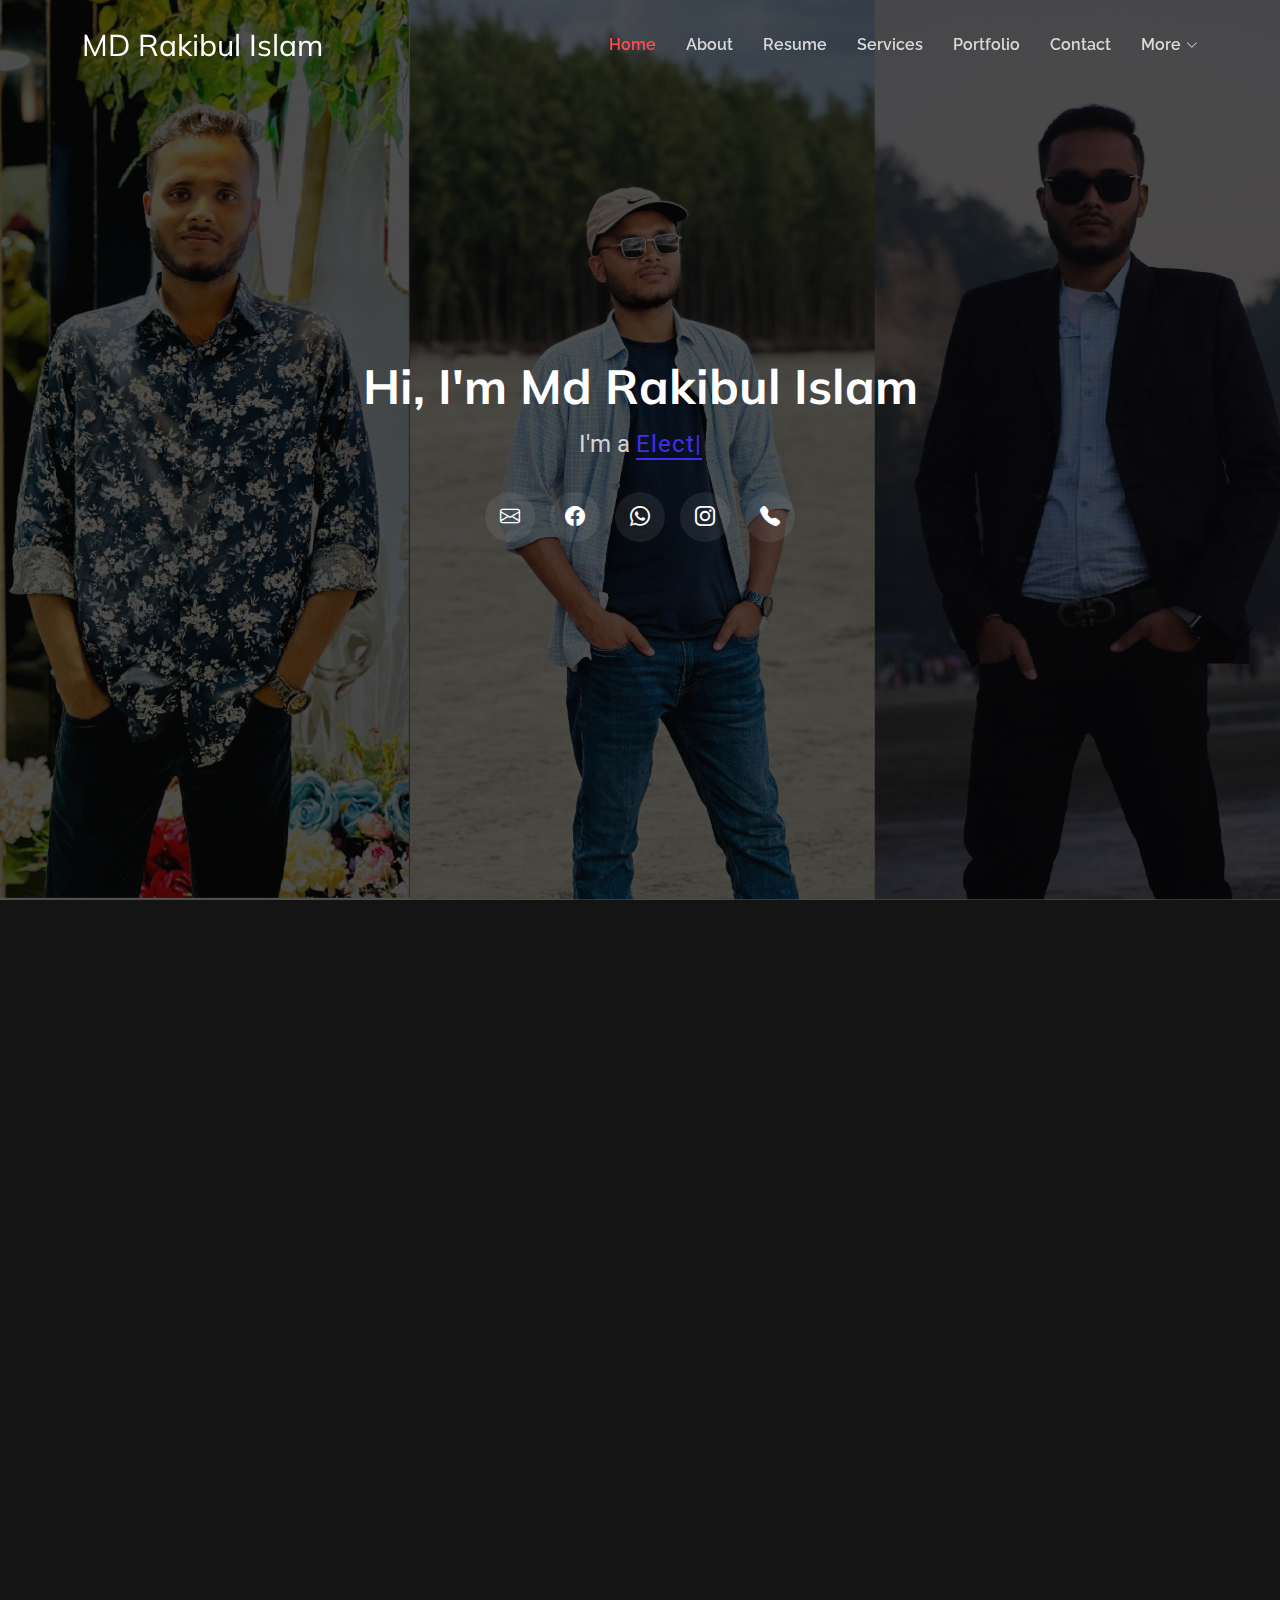
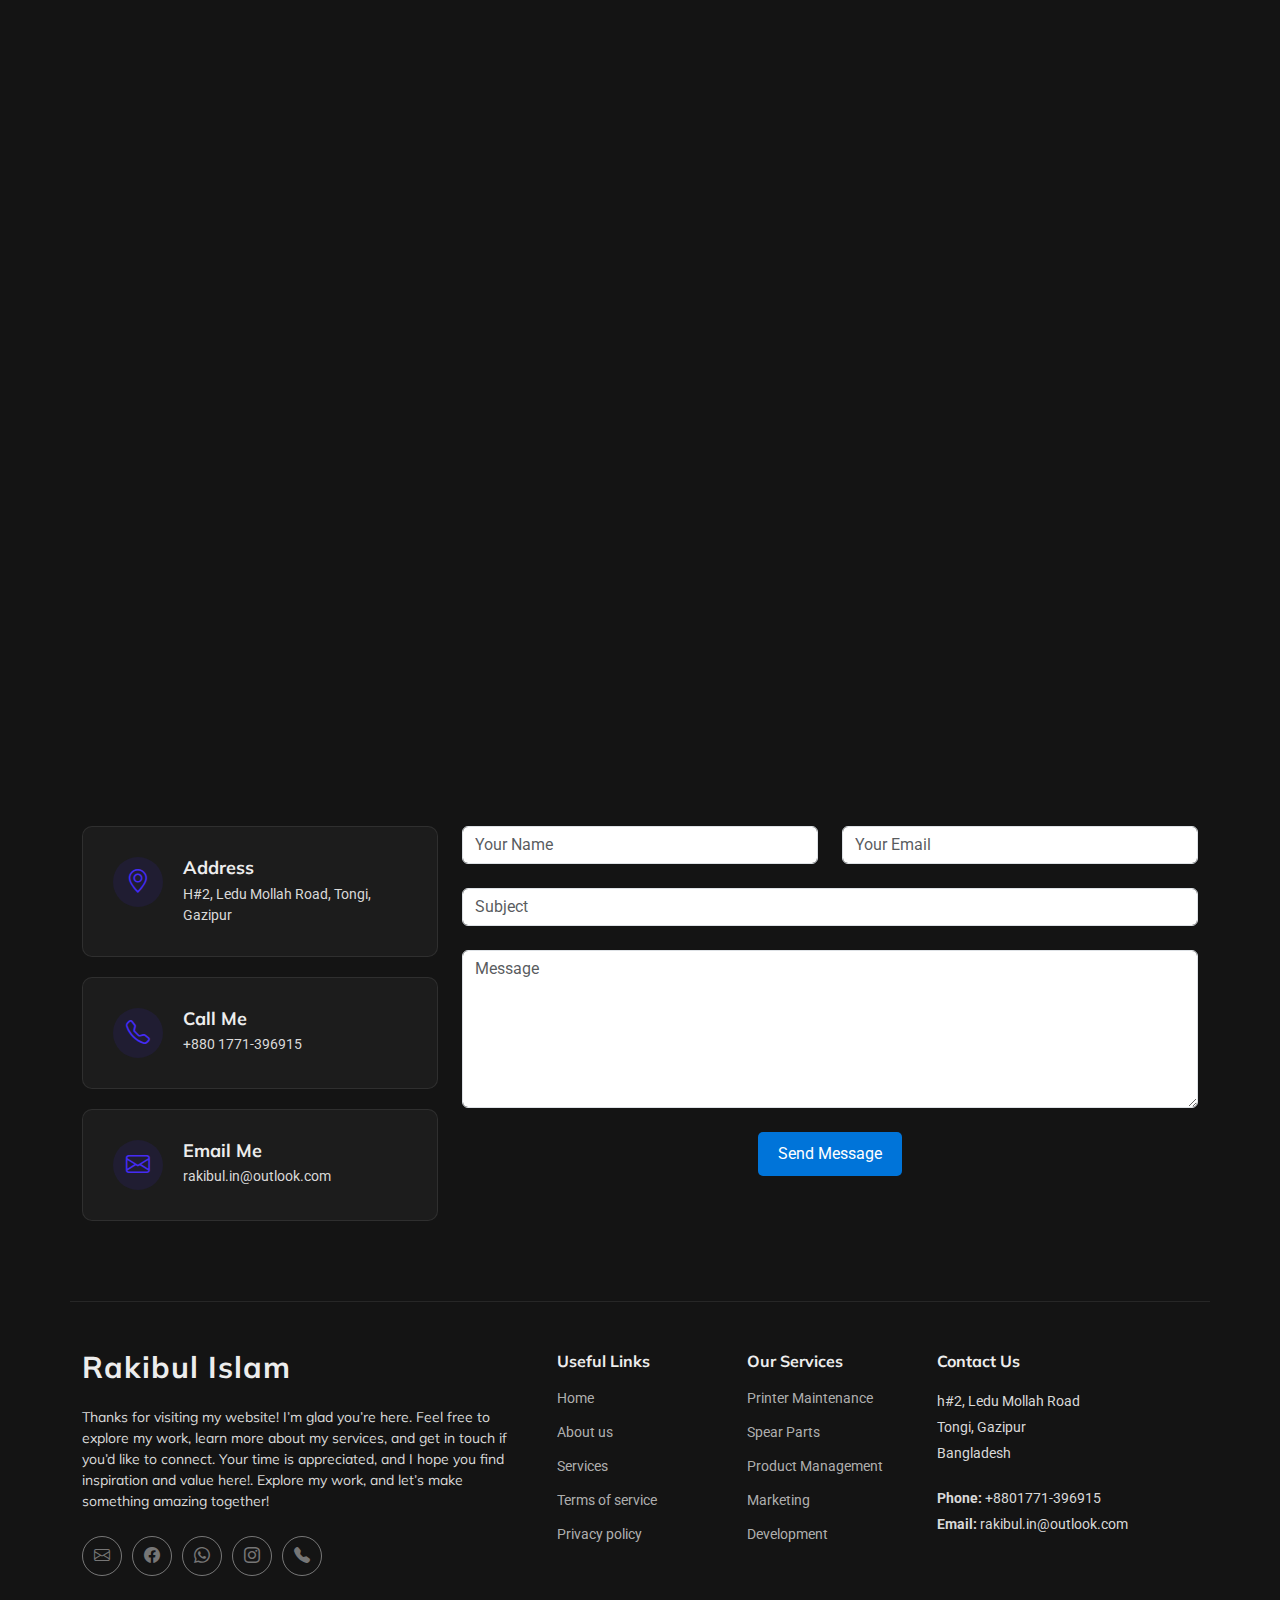
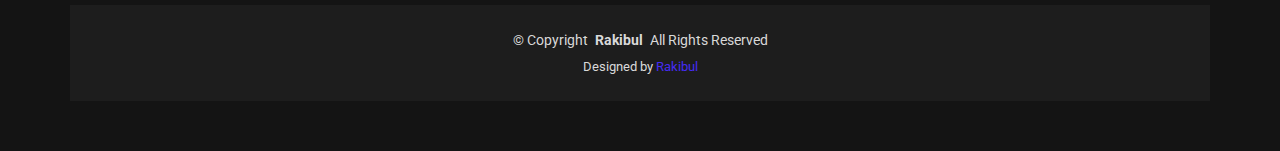
<file: index.html>
<!DOCTYPE html>
<html lang="en">

<head>
  <meta charset="utf-8">
  <meta content="width=device-width, initial-scale=1.0" name="viewport">
  <title>Index - Craftivo Bootstrap Template</title>
  <meta name="description" content="">
  <meta name="keywords" content="">

  <!-- Favicons -->
  <link href="assets/img/favicon.png" rel="icon">
  <link href="assets/img/apple-touch-icon.png" rel="apple-touch-icon">

  <!-- Fonts -->
  <link href="https://fonts.googleapis.com" rel="preconnect">
  <link href="https://fonts.gstatic.com" rel="preconnect" crossorigin>
  <link href="https://fonts.googleapis.com/css2?family=Roboto:ital,wght@0,100;0,300;0,400;0,500;0,700;0,900;1,100;1,300;1,400;1,500;1,700;1,900&family=Raleway:ital,wght@0,100;0,200;0,300;0,400;0,500;0,600;0,700;0,800;0,900;1,100;1,200;1,300;1,400;1,500;1,600;1,700;1,800;1,900&family=Mulish:ital,wght@0,200;0,300;0,400;0,500;0,600;0,700;0,800;0,900;1,200;1,300;1,400;1,500;1,600;1,700;1,800;1,900&display=swap" rel="stylesheet">

  <!-- Vendor CSS Files -->
  <link href="assets/vendor/bootstrap/css/bootstrap.min.css" rel="stylesheet">
  <link href="assets/vendor/bootstrap-icons/bootstrap-icons.css" rel="stylesheet">
  <link href="assets/vendor/aos/aos.css" rel="stylesheet">
  <link href="assets/vendor/glightbox/css/glightbox.min.css" rel="stylesheet">
  <link href="assets/vendor/swiper/swiper-bundle.min.css" rel="stylesheet">

  <!-- Main CSS File -->
  <link href="assets/css/main.css" rel="stylesheet">

  <!-- =======================================================
  * Template Name: Craftivo
  * Template URL: https://bootstrapmade.com/craftivo-bootstrap-portfolio-template/
  * Updated: Oct 04 2025 with Bootstrap v5.3.8
  * Author: BootstrapMade.com
  * License: https://bootstrapmade.com/license/
  ======================================================== -->
</head>

<body class="index-page">

  <header id="header" class="header d-flex align-items-center fixed-top">
    <div class="container-fluid container-xl position-relative d-flex align-items-center">

      <a href="index.html" class="logo d-flex align-items-center me-auto">
        <!-- Uncomment the line below if you also wish to use an image logo -->
        <!-- <img src="assets/img/logo.webp" alt=""> -->
        <h1 class="sitename">MD Rakibul Islam</h1>
      </a>

      <nav id="navmenu" class="navmenu">
        <ul>
          <li><a href="#hero" class="active">Home</a></li>
          <li><a href="#about">About</a></li>
          <li><a href="#resume">Resume</a></li>
          <li><a href="#services">Services</a></li>
          <li><a href="#portfolio">Portfolio</a></li>
          <li><a href="#contact">Contact</a></li> 
          <li class="dropdown"><a href="#"><span>More</span> <i class="bi bi-chevron-down toggle-dropdown"></i></a>
            <ul>
              <li><a href="#">Dropdown 1</a></li>
              <li><a href="#">Dropdown 2</a></li>
              <li><a href="#">Dropdown 3</a></li>
              <li class="dropdown"><a href="#"><span>Deep Dropdown</span> <i class="bi bi-chevron-down toggle-dropdown"></i></a>
                <ul>
                  <li><a href="#">Deep Dropdown 1</a></li>
                  <li><a href="#">Deep Dropdown 2</a></li>
                  <li><a href="#">Deep Dropdown 3</a></li>
                </ul>
              </li>
              
            </ul>
          </li>
        </ul>
        <i class="mobile-nav-toggle d-xl-none bi bi-list"></i>
      </nav>

    </div>
  </header>

  <main class="main">

    <!-- Hero Section -->
    <section id="hero" class="hero section dark-background">

      <img src="assets/img/profile/profile-bg-5.webp" alt="" data-aos="fade-in">

      <div class="container" data-aos="fade-up" data-aos-delay="100">
        <div class="row justify-content-center">
          <div class="col-lg-12 text-center">
            <h2>Hi, I'm Md Rakibul Islam</h2>
            <p>I'm a <span class="typed" data-typed-items="Electrical and Electronics Engineer, Developer, Photographer"></span><span class="typed-cursor" aria-hidden="true"></span></p>
            <div class="social-links">
              <a href="mailto:rakibulislam935773@gmail.com"><i class="bi bi-envelope"></i></a>
              <a href="https://www.facebook.com/md.rakibul.islam.976864" target="_blank" rel="noopener noreferrer"><i class="bi bi-facebook"></i></a>
              <a href="https://wa.me/8801771396915" target="_blank" rel="noopener noreferrer"><i class="bi bi-whatsapp"></i></a>
              <a href="https://www.instagram.com/mdrakibul118?igsh=MWFwNG4wYTd4ejAzeg==" target="_blank" rel="noopener noreferrer"><i class="bi bi-instagram"></i></a>
              <a href="tel:+8801771-396915"><i class="bi bi-telephone-fill"></i></a>
            </div>
          </div>
        </div>
      </div>

    </section><!-- /Hero Section -->

    <!-- About Section -->
    <section id="about" class="about section">

      <!-- Section Title -->
      <div class="container section-title" data-aos="fade-up">
        <span class="subtitle">About Me</span>
        <h2>About Me</h2>
        <p>I’m a passionate and hardworking Electrical and Electronics Engineering student with hands-on experience as an Engineer at Smart Printing Solution Ltd. Skilled in both hardware and software troubleshooting, I love solving real-world technical problems with smart, efficient solutions. I’m dedicated, fast-learning, and always eager to grow in the field of modern technology.</p>
      </div><!-- End Section Title -->

      <div class="container" data-aos="fade-up" data-aos-delay="100">

        <div class="row gy-5">
          <div class="col-lg-4" data-aos="zoom-in" data-aos-delay="150">
            <div class="profile-card">
              <div class="profile-header">
                <div class="profile-avatar">
                  <img src="assets/img/profile/profile-square-3.webp" class="img-fluid" alt="">
                  <div class="status-indicator"></div>
                </div>
                <h3>Md Rakibul Islam</h3>
                <span class="role">E.E. Engineer</span>
                <div class="rating">
                  <i class="bi bi-star-fill"></i>
                  <i class="bi bi-star-fill"></i>
                  <i class="bi bi-star-fill"></i>
                  <i class="bi bi-star-fill"></i>
                  <i class="bi bi-star-half"></i>
                  <span>4.6</span>
                </div>
              </div>

              <div class="profile-stats">
                <div class="stat-item">
                  <h4>300+</h4>
                  <p>Projects</p>
                </div>
                <div class="stat-item">
                  <h4>4+</h4>
                  <p>Years</p>
                </div>
                <div class="stat-item">
                  <h4>03</h4>
                  <p>Awards</p>
                </div>
              </div>

              <div class="profile-actions">
                <a href="#" class="btn-primary"><i class="bi bi-download"></i> Download CV</a>
                <a href="#" class="btn-secondary"><i class="bi bi-envelope"></i> Contact</a>
              </div>

              <div class="social-connect">
              <a href="mailto:rakibulislam935773@gmail.com"><i class="bi bi-envelope"></i></a>
              <a href="https://www.facebook.com/md.rakibul.islam.976864" target="_blank" rel="noopener noreferrer"><i class="bi bi-facebook"></i></a>
              <a href="https://wa.me/8801771396915" target="_blank" rel="noopener noreferrer"><i class="bi bi-whatsapp"></i></a>
              <a href="https://www.instagram.com/mdrakibul118?igsh=MWFwNG4wYTd4ejAzeg==" target="_blank" rel="noopener noreferrer"><i class="bi bi-instagram"></i></a>
              <a href="tel:+8801771-396915"><i class="bi bi-telephone-fill"></i></a>
              </div>
            </div>
          </div>

          <div class="col-lg-8" data-aos="fade-left" data-aos-delay="200">
            <div class="content-wrapper">
              <div class="bio-section">
                <div class="section-tag">About Me</div>
                <h2>Electrical and Electronics Engineer</h2>
                <p>To take a chance to build up a career in an organization that provides me with the opportunity to contribute my experience, potentialities and explore my career in a challenging environment where hard work, strict discipline and creative problem solving are the corner stone of success.</p>
              </div>

              <div class="details-grid">
                <div class="detail-item" data-aos="fade-up" data-aos-delay="250">
                  <i class="bi bi-briefcase"></i>
                  <div class="detail-content">
                    <span>Experience</span>
                    <strong>4+ Years</strong>
                  </div>
                </div>

                <div class="detail-item" data-aos="fade-up" data-aos-delay="300">
                  <i class="bi bi-mortarboard"></i>
                  <div class="detail-content">
                    <span>Degree</span>
                    <strong>BSc in Engineering</strong>
                  </div>
                </div>

                <div class="detail-item" data-aos="fade-up" data-aos-delay="350">
                  <i class="bi bi-geo-alt"></i>
                  <div class="detail-content">
                    <span>Location</span>
                    <strong>Tongi, Gazipur.</strong>
                  </div>
                </div>

                <div class="detail-item" data-aos="fade-up" data-aos-delay="100">
                  <i class="bi bi-envelope"></i>
                  <div class="detail-content">
                    <span>Email</span>
                    <strong>rakibulislam935773@gmail.com</strong>
                  </div>
                </div>

                <div class="detail-item" data-aos="fade-up" data-aos-delay="150">
                  <i class="bi bi-phone"></i>
                  <div class="detail-content">
                    <span>Phone</span>
                    <strong>+88 01771-396915</strong>
                  </div>
                </div>

                <div class="detail-item" data-aos="fade-up" data-aos-delay="200">
                  <i class="bi bi-calendar-check"></i>
                  <div class="detail-content">
                    <span>Availability</span>
                    <strong>Open to Work</strong>
                  </div>
                </div>
              </div>

              <div class="skills-showcase" data-aos="fade-up" data-aos-delay="250">
                <div class="section-tag">Core Skills</div>
                <h3>Technical Proficiency</h3>

                <div class="skills-list skills-animation">
                  <div class="skill-item">
                    <div class="skill-info">
                      <span class="skill-name">Printing Solutions &amp; Troubleshooting</span>
                      <span class="skill-percent">98%</span>
                    </div>
                    <div class="progress">
                      <div class="progress-bar" role="progressbar" aria-valuenow="98" aria-valuemin="0" aria-valuemax="100"></div>
                    </div>
                  </div>

                  <div class="skill-item">
                    <div class="skill-info">
                      <span class="skill-name">Electrical / Electronics Work</span>
                      <span class="skill-percent">90%</span>
                    </div>
                    <div class="progress">
                      <div class="progress-bar" role="progressbar" aria-valuenow="90" aria-valuemin="0" aria-valuemax="100"></div>
                    </div>
                  </div>

                  <div class="skill-item">
                    <div class="skill-info">
                      <span class="skill-name">Electrical / Electronics Troubleshooting</span>
                      <span class="skill-percent">88%</span>
                    </div>
                    <div class="progress">
                      <div class="progress-bar" role="progressbar" aria-valuenow="88" aria-valuemin="0" aria-valuemax="100"></div>
                    </div>
                  </div>

                  <div class="skill-item">
                    <div class="skill-info">
                      <span class="skill-name">Software solutions</span>
                      <span class="skill-percent">85%</span>
                    </div>
                    <div class="progress">
                      <div class="progress-bar" role="progressbar" aria-valuenow="85" aria-valuemin="0" aria-valuemax="100"></div>
                    </div>
                  </div>

                  <div class="skill-item">
                    <div class="skill-info">
                      <span class="skill-name">Leadership</span>
                      <span class="skill-percent">91%</span>
                    </div>
                    <div class="progress">
                      <div class="progress-bar" role="progressbar" aria-valuenow="91" aria-valuemin="0" aria-valuemax="100"></div>
                    </div>
                  </div>
                </div>
              </div>
            </div>
          </div>
        </div>

      </div>

    </section><!-- /About Section -->

    <!-- Resume Section -->
    <section id="resume" class="resume section">

      <!-- Section Title -->
      <div class="container section-title" data-aos="fade-up">
        <span class="subtitle">Resume</span>
        <h2>Resume</h2>
        <p>Dedicated and skilled Engineer at Smart Printing Solution Limited, with hands-on experience in both hardware and software troubleshooting. I’m passionate about solving technical problems efficiently and continuously improving my skills in electronics and system maintenance. Always focused, hardworking, and eager to deliver the best technical solutions.</p>
      </div><!-- End Section Title -->

      <div class="container" data-aos="fade-up" data-aos-delay="100">

        <div class="row gy-5">
          <div class="col-lg-6">
            <div class="experience-section">
              <div class="section-header" data-aos="fade-right" data-aos-delay="200">
                <div class="header-content">
                  <span class="section-badge">Experience</span>
                  <h2>Professional Journey</h2>
                  <p>Innovative and deadline-driven Printing Solutions with 4+ years of experience designing and developing user-centered digital/print marketing material from initial concept to final, polished deliverable.</p>
                </div>
              </div>

              <div class="experience-cards">
                <div class="exp-card featured" data-aos="zoom-in" data-aos-delay="300">
                  <div class="card-header">
                    <div class="company-logo">
                      <i class="bi bi-star-fill"></i>         <!-- Senior position / excellence -->

                    </div>
                    <div class="period-badge">Current</div>
                  </div>
                  <div class="card-body">
                    <h3>Senior Executive Engineer</h3>
                    <p class="company-name">Smart Printing Solution Limited</p>
                    <span class="duration">2022 - Present</span>
                    <p class="description">Provide professional on-site and remote technical support including installation, maintenance, and troubleshooting to ensure maximum customer satisfaction and system reliability.</p>
                    <div class="skills-tags">
                      <span class="skill-tag">Leadership</span>
                      <span class="skill-tag">Strategy</span>
                      <span class="skill-tag">Innovation</span>
                    </div>
                  </div>
                </div>

                <div class="exp-card" data-aos="zoom-in" data-aos-delay="350">
                  <div class="card-header">
                    <div class="company-logo">
                      <i class="bi bi-person-gear"></i>       <!-- Manager + Engineer -->
                    </div>
                  </div>
                  <div class="card-body">
                    <h3>Executive</h3>
                    <p class="company-name">Good Neighbors Bangladesh, Sirajganj CDP</p>
                    <span class="duration">2018 - 2020</span>
                    <p class="description">Actively contributed to community development and technical support projects, driving effective teamwork, seamless project execution, and impactful awareness and educational initiatives.</p>
                  </div>
                </div>
              </div>
            </div>
          </div>

          <div class="col-lg-6">
            <div class="education-section">
              <div class="section-header" data-aos="fade-left" data-aos-delay="200">
                <div class="header-content">
                  <span class="section-badge">Education</span>
                  <h2>Academic Background</h2>
                  <p>****************************************************************************************</p>
                </div>
              </div>

              <div class="education-timeline" data-aos="fade-left" data-aos-delay="300">
                <div class="timeline-track">
                  <div class="timeline-item">
                    <div class="timeline-marker">
                      <i class="bi bi-mortarboard-fill"></i>
                    </div>
                    <div class="timeline-content">
                      <div class="education-meta">
                        <span class="year-range">2025</span>
                        <span class="degree-level">BSc in Engineering</span>
                      </div>
                      <h4>Electrical and Electronics Engineering</h4>
                      <p class="institution">Northern University Bangladesh</p>
                      <p class="description">Fresh Graduate with a strong foundation in Electrical & Electronics Engineering, e ager to apply theoretical knowledge to practical solutions.</p>
                      <div class="achievement">
                        <i class="bi bi-award"></i>
                        <span>Graduated</span>
                      </div>
                    </div>
                  </div>

                  <div class="timeline-item">
                    <div class="timeline-marker">
                      <i class="bi bi-book"></i>
                    </div>
                    <div class="timeline-content">
                      <div class="education-meta">
                        <span class="year-range">2021</span>
                        <span class="degree-level">Diploma in Engineering</span>
                      </div>
                      <h4>Electronics technologies</h4>
                      <p class="institution">Moulvibazar Polytechnic Institute, Moulvibazar</p>
                      <p class="description">Diploma holder in Electrical & Electronics Engineering, equipped with practical skills and hands-on technical experience.</p>
                      <div class="achievement">
                        <i class="bi bi-briefcase"></i>
                        <span><a href="education.html" style="background-color: #02000058; color: rgb(3, 0, 193); padding: 6px 50px; border: none; border-radius: 5px; cursor: pointer; text-decoration: none; display: inline-block;">
                More.. <i class="bi bi-chevron-right"></i>
              </a></span>
                      </div>
                    </div>
                  </div>

                  <div class="timeline-item">
                    <div class="timeline-marker">
                      <i class="bi bi-patch-check-fill"></i>
                    </div>
                    <div class="timeline-content">
                      <div class="education-meta">
                        <span class="year-range">2017 - 2021</span>
                        <span class="degree-level">Certificates</span>
                      </div>
                      <h4>Professional Certifications</h4>
                      <div class="certifications-list">
                        <div class="cert-item">
                          <span class="cert-name">Youth Development Computer Training Institute</span>
                          <span class="cert-year">2017</span>
                        </div>
                        <div class="cert-item">
                          <span class="cert-name">Korea International Cooperation Agency (KOICA)</span>
                          <span class="cert-year">2020</span>
                        </div>
                        <div class="cert-item">
                          <span class="cert-name">indristial traning</span>
                          <span class="cert-year">2021</span>
                        </div>
                      </div>
                    </div>
                  </div>
                </div>
              </div>
            </div>
          </div>
        </div>

      </div>

    </section><!-- /Resume Section -->

    <!-- Services Section -->
    <section id="services" class="services section">

      <!-- Section Title -->
      <div class="container section-title" data-aos="fade-up">
        <span class="subtitle">Services</span>
        <h2>Services</h2>
        <p>I provide smart and reliable technical solutions, specializing in hardware and software troubleshooting. My focus is on efficiency, precision, and making technology work seamlessly for everyone.</p>
      </div><!-- End Section Title -->

      <div class="container" data-aos="fade-up" data-aos-delay="100">

        <div class="row gy-4">
          <div class="col-lg-3 col-md-6" data-aos="zoom-in" data-aos-delay="200">
            <div class="service-item featured">
              <div class="featured-tag">Featured</div>
              <div class="icon-wrapper">
                <i class="bi bi-layout-text-window-reverse"></i>
              </div>
              <h4>Printing Solutions</h4>
              <p>I specialize in troubleshooting and maintenance of all brand printers. With 4 years of hands-on experience, I ensure fast and reliable technical solutions.</p>
              <a href="404.html" class="read-more">
                <span>Explore</span>
                <i class="bi bi-arrow-right"></i>
              </a>
            </div>
          </div>

          <div class="col-lg-3 col-md-6" data-aos="zoom-in" data-aos-delay="200">
            <div class="service-item featured">
              <div class="featured-tag">Featured</div>
              <div class="icon-wrapper">
                <i class="bi bi-wifi"></i>         <!-- Wi-Fi / wireless -->
              </div>
              <h4>Network Solutions</h4>
              <p> I design and maintain customized network systems, troubleshoot connectivity issues, and optimize performance. I also provide reliable laptop, desktop, and software solutions for smooth technical operations.</p>
              <a href="404.html" class="read-more">
                <span>Explore</span>
                <i class="bi bi-arrow-right"></i>
              </a>
            </div>
          </div>

          <div class="col-lg-3 col-md-6" data-aos="zoom-in" data-aos-delay="300">
            <div class="service-item">
              <div class="icon-wrapper">
                <i class="bi bi-cpu"></i>                  <!-- Processor / microcontroller -->
              </div>
              <h4>Electronics Projects</h4>
              <p>I develop, repair, and optimize electronic circuit & systems with precision and innovation. Skilled at solving complex technical challenges and enhancing device performance for practical use.</p>
              <a href="404.html" class="read-more">
                <span>Explore</span>
                <i class="bi bi-arrow-right"></i>
              </a>
            </div>
          </div>

          <div class="col-lg-3 col-md-6" data-aos="zoom-in" data-aos-delay="400">
            <div class="service-item">
              <div class="icon-wrapper">
                <i class="bi bi-lightning-charge"></i>     <!-- Electricity / Power -->
              </div>
              <h4>Power plant Projects</h4>
              <p>I perform inspection, troubleshooting, and preventive maintenance of power plant systems to ensure optimal performance and reliability. Skilled in identifying issues early and implementing efficient technical solutions.</p>
              <a href="404.html" class="read-more">
                <span>Explore</span>
                <i class="bi bi-arrow-right"></i>
              </a>
            </div>
          </div>

          <div class="col-lg-3 col-md-6" data-aos="zoom-in" data-aos-delay="100">
            <div class="service-item">
              <div class="icon-wrapper">
                <i class="bi bi-megaphone"></i>
              </div>
              <h4>Marketing</h4>
              <p>I help businesses grow by connecting them with the right audience. I create marketing strategies that make your brand more visible and engaging. My focus is on real results that bring value to your business.</p>
              <a href="404.html" class="read-more">
                <span>Explore</span>
                <i class="bi bi-arrow-right"></i>
              </a>
            </div>
          </div>

          <div class="col-lg-3 col-md-6" data-aos="zoom-in" data-aos-delay="200">
            <div class="service-item">
              <div class="icon-wrapper">
                <i class="bi bi-stopwatch"></i>
              </div>
              <h4>Time Management</h4>
              <p>Efficient in managing time to balance multiple tasks and projects effectively. Skilled at prioritizing work, meeting deadlines, and ensuring consistent productivity.</p>
              <a href="404.html" class="read-more">
                <span>Explore</span>
                <i class="bi bi-arrow-right"></i>
              </a>
            </div>
          </div>

          <div class="col-lg-3 col-md-6" data-aos="zoom-in" data-aos-delay="300">
            <div class="service-item">
              <div class="icon-wrapper">
                <i class="bi bi-lightbulb"></i>           <!-- Idea / innovation -->
              </div>
              <h4>Knowledge Base</h4>
              <p>Well-versed in electronics, networking, printer systems, and power plant maintenance. Continuously expanding technical knowledge to provide smart, efficient, and practical solutions.</p>
              <a href="404.html" class="read-more">
                <span>Explore</span>
                <i class="bi bi-arrow-right"></i>
              </a>
            </div>
          </div>

          <div class="col-lg-3 col-md-6" data-aos="zoom-in" data-aos-delay="400">
            <div class="service-item">
              <div class="icon-wrapper">
                <i class="bi bi-shield-check"></i>
              </div>
              <h4>Security</h4>
              <p>I ensure comprehensive security in all my work, protecting systems, data, and devices from potential threats. My focus includes hardware safety, network protection, and secure operations. I aim to maintain a safe and reliable environment for every project I handle.</p>
              <a href="404.html" class="read-more">
                <span>Explore</span>
                <i class="bi bi-arrow-right"></i>
              </a>
            </div>
          </div>

        </div>

        <div class="row mt-5">
          <div class="col-12" data-aos="fade-up" data-aos-delay="200">
            <div class="cta-box">
              <div class="row align-items-center">
                <div class="col-lg-8">
                  <h3>My Projects</h3>
                  <p>Click here to see my projects</p>
                </div>
                <div class="col-lg-4 text-lg-end text-center">
                  <a href="404.html" class="cta-btn">Click Here</a>
                </div>
              </div>
            </div>
          </div>
        </div>

      </div>

    </section><!-- /Services Section -->

    <!-- Portfolio Section -->
    <section id="portfolio" class="portfolio section">

      <!-- Section Title -->
      <div class="container section-title" data-aos="fade-up">
        <span class="subtitle">Portfolio</span>
        <h2>Portfolio</h2>
        <p>I love turning tech ideas into real, working solutions. Always curious, always tinkering. Exploring new ways to make technology fun, simple, and effective.</p>
      </div><!-- End Section Title -->

      <div class="container" data-aos="fade-up" data-aos-delay="100">

        <div class="isotope-layout" data-default-filter="*" data-layout="masonry" data-sort="original-order">
          <ul class="portfolio-filters isotope-filters" data-aos="fade-up" data-aos-delay="200">
            <li data-filter="*" class="filter-active">All Work</li>
            <li data-filter=".filter-creative">Creative</li>
            <li data-filter=".filter-digital">Digital</li>
            <li data-filter=".filter-strategy">Strategy</li>
            <li data-filter=".filter-development">Development</li>
          </ul>

          <div class="row gy-4 isotope-container" data-aos="fade-up" data-aos-delay="300">
            <div class="col-lg-4 col-md-6 portfolio-item isotope-item filter-creative">
              <div class="portfolio-card">
                <div class="portfolio-image-container">
                  <img src="assets/img/portfolio/portfolio-1.webp" alt="Creative Project" class="img-fluid" loading="lazy">
                  <div class="portfolio-overlay">
                    <div class="portfolio-info">
                      <span class="project-category">Creative Design</span>
                      <h4>Visual Identity System</h4>
                    </div>
                    <div class="portfolio-actions">
                      <a href="assets/img/portfolio/portfolio-1.webp" class="glightbox portfolio-link">
                        <i class="bi bi-plus-lg"></i>
                      </a>
                      <a href="#" class="portfolio-details">
                        <i class="bi bi-arrow-right"></i>
                      </a>
                    </div>
                  </div>
                </div>
                <div class="portfolio-meta">
                  <div class="project-tags">
                    <span class="tag">Branding</span>
                    <span class="tag">Identity</span>
                  </div>
                  <div class="project-year">2024</div>
                </div>
              </div>
            </div>

            <div class="col-lg-4 col-md-6 portfolio-item isotope-item filter-digital">
              <div class="portfolio-card">
                <div class="portfolio-image-container">
                  <img src="assets/img/portfolio/portfolio-2.webp" alt="Digital Project" class="img-fluid" loading="lazy">
                  <div class="portfolio-overlay">
                    <div class="portfolio-info">
                      <span class="project-category">Digital Experience</span>
                      <h4>Interactive Web Platform</h4>
                    </div>
                    <div class="portfolio-actions">
                      <a href="assets/img/portfolio/portfolio-2.webp" class="glightbox portfolio-link">
                        <i class="bi bi-plus-lg"></i>
                      </a>
                      <a href="#" class="portfolio-details">
                        <i class="bi bi-arrow-right"></i>
                      </a>
                    </div>
                  </div>
                </div>
                <div class="portfolio-meta">
                  <div class="project-tags">
                    <span class="tag">Web Design</span>
                    <span class="tag">Development</span>
                  </div>
                  <div class="project-year">2024</div>
                </div>
              </div>
            </div>

            <div class="col-lg-4 col-md-6 portfolio-item isotope-item filter-strategy">
              <div class="portfolio-card">
                <div class="portfolio-image-container">
                  <img src="assets/img/portfolio/portfolio-3.webp" alt="Strategy Project" class="img-fluid" loading="lazy">
                  <div class="portfolio-overlay">
                    <div class="portfolio-info">
                      <span class="project-category">Brand Strategy</span>
                      <h4>Market Positioning</h4>
                    </div>
                    <div class="portfolio-actions">
                      <a href="assets/img/portfolio/portfolio-3.webp" class="glightbox portfolio-link">
                        <i class="bi bi-plus-lg"></i>
                      </a>
                      <a href="#" class="portfolio-details">
                        <i class="bi bi-arrow-right"></i>
                      </a>
                    </div>
                  </div>
                </div>
                <div class="portfolio-meta">
                  <div class="project-tags">
                    <span class="tag">Strategy</span>
                    <span class="tag">Consulting</span>
                  </div>
                  <div class="project-year">2023</div>
                </div>
              </div>
            </div>

            <div class="col-lg-4 col-md-6 portfolio-item isotope-item filter-development">
              <div class="portfolio-card">
                <div class="portfolio-image-container">
                  <img src="assets/img/portfolio/portfolio-4.webp" alt="Development Project" class="img-fluid" loading="lazy">
                  <div class="portfolio-overlay">
                    <div class="portfolio-info">
                      <span class="project-category">Full Stack</span>
                      <h4>Custom Application</h4>
                    </div>
                    <div class="portfolio-actions">
                      <a href="assets/img/portfolio/portfolio-4.webp" class="glightbox portfolio-link">
                        <i class="bi bi-plus-lg"></i>
                      </a>
                      <a href="#" class="portfolio-details">
                        <i class="bi bi-arrow-right"></i>
                      </a>
                    </div>
                  </div>
                </div>
                <div class="portfolio-meta">
                  <div class="project-tags">
                    <span class="tag">React</span>
                    <span class="tag">Node.js</span>
                  </div>
                  <div class="project-year">2024</div>
                </div>
              </div>
            </div>

            <div class="col-lg-4 col-md-6 portfolio-item isotope-item filter-creative">
              <div class="portfolio-card">
                <div class="portfolio-image-container">
                  <img src="assets/img/portfolio/portfolio-5.webp" alt="Creative Project" class="img-fluid" loading="lazy">
                  <div class="portfolio-overlay">
                    <div class="portfolio-info">
                      <span class="project-category">Art Direction</span>
                      <h4>Campaign Design</h4>
                    </div>
                    <div class="portfolio-actions">
                      <a href="assets/img/portfolio/portfolio-5.webp" class="glightbox portfolio-link">
                        <i class="bi bi-plus-lg"></i>
                      </a>
                      <a href="#" class="portfolio-details">
                        <i class="bi bi-arrow-right"></i>
                      </a>
                    </div>
                  </div>
                </div>
                <div class="portfolio-meta">
                  <div class="project-tags">
                    <span class="tag">Creative</span>
                    <span class="tag">Campaign</span>
                  </div>
                  <div class="project-year">2024</div>
                </div>
              </div>
            </div>

            <div class="col-lg-4 col-md-6 portfolio-item isotope-item filter-digital">
              <div class="portfolio-card">
                <div class="portfolio-image-container">
                  <img src="assets/img/portfolio/portfolio-6.webp" alt="Digital Project" class="img-fluid" loading="lazy">
                  <div class="portfolio-overlay">
                    <div class="portfolio-info">
                      <span class="project-category">Digital Product</span>
                      <h4>Mobile Experience</h4>
                    </div>
                    <div class="portfolio-actions">
                      <a href="assets/img/portfolio/portfolio-6.webp" class="glightbox portfolio-link">
                        <i class="bi bi-plus-lg"></i>
                      </a>
                      <a href="#" class="portfolio-details">
                        <i class="bi bi-arrow-right"></i>
                      </a>
                    </div>
                  </div>
                </div>
                <div class="portfolio-meta">
                  <div class="project-tags">
                    <span class="tag">Mobile</span>
                    <span class="tag">UI/UX</span>
                  </div>
                  <div class="project-year">2023</div>
                </div>
              </div>
            </div>
          </div>

        </div>

        <div class="portfolio-bottom" data-aos="fade-up" data-aos-delay="400">
          <div class="row align-items-center">
            <div class="col-lg-8">
              <h3>Do you want to know about my personal matters?</h3>
              <p>If you want to know, click the “Get Started” button.</p>
            </div>
            <div class="col-lg-4 text-lg-end">
              <a href="https://sites.google.com/view/rakibulinfo/home" class="btn btn-accent">Get Started</a>
            </div>
          </div>
        </div>

      </div>

    </section><!-- /Portfolio Section -->

    <!-- Contact Section -->
    <section id="contact" class="contact section">

      <!-- Section Title -->
      <div class="container section-title" data-aos="fade-up">
        <span class="subtitle">Contact</span>
        <h2>Contact</h2>
        <p>If you have any questions about the site, Advertising, Changing, or Anything else, Please fill out the form below, and I will get back to you as soon as possible.</p>
      </div><!-- End Section Title -->

      <div class="container">

        <div class="row gy-4">

          <div class="col-lg-4">
            <div class="info-item">
              <div class="icon-wrapper">
                <i class="bi bi-geo-alt"></i>
              </div>
              <div>
                <h3>Address</h3>
                <p>H#2, Ledu Mollah Road, Tongi, Gazipur</p>
              </div>
            </div>

            <div class="info-item">
              <div class="icon-wrapper">
                <i class="bi bi-telephone"></i>
              </div>
              <div>
                <h3>Call Me</h3>
                <p>+880 1771-396915</p>
              </div>
            </div>

            <div class="info-item">
              <div class="icon-wrapper">
                <i class="bi bi-envelope"></i>
              </div>
              <div>
                <h3>Email Me</h3>
                <p>rakibul.in@outlook.com</p>
              </div>
            </div>

          </div>

          <div class="col-lg-8">
            <form action="https://formsubmit.co/rakibulislam935773@gmail.com" method="POST">
              <input type="hidden" name="_next" value="https://rakibulinfo.github.io/thank-you.html">
              <div class="row gy-4">

                <div class="col-md-6">
                  <input type="text" name="name" class="form-control" placeholder="Your Name" required="">
                </div>

                <div class="col-md-6">
                  <input type="email" class="form-control" name="email" placeholder="Your Email" required="">
                </div>

                <div class="col-md-12">
                  <input type="text" class="form-control" name="subject" placeholder="Subject" required="">
                </div>

                <div class="col-md-12">
                  <textarea class="form-control" name="message" rows="6" placeholder="Message" required=""></textarea>
                </div>
                <div class="col-md-12 text-center">

                  <button type="submit" style="background-color: #0074D9; color: white; padding: 10px 20px; border: none; border-radius: 5px; cursor: pointer;">
                    Send Message
                  </button>

                </div>

              </div>
            </form>
          </div>

        </div>

      </div>

    </section><!-- /Contact Section -->

  </main>

  <footer id="footer" class="footer">

    <div class="container footer-top">
      <div class="row gy-4">
        <div class="col-lg-5 col-md-12 footer-about">
          <a href="index.html" class="logo d-flex align-items-center">
            <span class="sitename">Rakibul Islam</span>
          </a>
          <p>Thanks for visiting my website! I’m glad you’re here. Feel free to explore my work, learn more about my services, and get in touch if you’d like to connect. Your time is appreciated, and I hope you find inspiration and value here!. Explore my work, and let’s make something amazing together!</p>
          <div class="social-links d-flex mt-4">
            <a href="mailto:rakibulislam935773@gmail.com"><i class="bi bi-envelope"></i></a>
              <a href="https://www.facebook.com/md.rakibul.islam.976864" target="_blank" rel="noopener noreferrer"><i class="bi bi-facebook"></i></a>
              <a href="https://wa.me/8801771396915" target="_blank" rel="noopener noreferrer"><i class="bi bi-whatsapp"></i></a>
              <a href="https://www.instagram.com/mdrakibul118?igsh=MWFwNG4wYTd4ejAzeg==" target="_blank" rel="noopener noreferrer"><i class="bi bi-instagram"></i></a>
              <a href="tel:+8801771-396915"><i class="bi bi-telephone-fill"></i></a>
          </div>
        </div>

        <div class="col-lg-2 col-6 footer-links">
          <h4>Useful Links</h4>
          <ul>
            <li><a href="#">Home</a></li>
            <li><a href="#">About us</a></li>
            <li><a href="#">Services</a></li>
            <li><a href="#">Terms of service</a></li>
            <li><a href="#">Privacy policy</a></li>
          </ul>
        </div>

        <div class="col-lg-2 col-6 footer-links">
          <h4>Our Services</h4>
          <ul>
            <li><a href="https://spslbd.com/">Printer Maintenance</a></li>
            <li><a href="#">Spear Parts</a></li>
            <li><a href="#">Product Management</a></li>
            <li><a href="#">Marketing</a></li>
            <li><a href="#">Development</a></li>
          </ul>
        </div>

        <div class="col-lg-3 col-md-12 footer-contact text-center text-md-start">
          <h4>Contact Us</h4>
          <p>h#2, Ledu Mollah Road</p>
          <p>Tongi, Gazipur</p>
          <p>Bangladesh</p>
          <p class="mt-4"><strong>Phone:</strong> <span>+8801771-396915</span></p>
          <p><strong>Email:</strong> <span>rakibul.in@outlook.com</span></p>
        </div>

      </div>
    </div>

    <div class="container copyright text-center mt-4">
      <p>© <span>Copyright</span> <strong class="px-1 sitename">Rakibul</strong> <span>All Rights Reserved</span></p>
      <div class="credits">
        <!-- All the links in the footer should remain intact. -->
        <!-- You can delete the links only if you've purchased the pro version. -->
        <!-- Licensing information: https://bootstrapmade.com/license/ -->
        <!-- Purchase the pro version with working PHP/AJAX contact form: [buy-url] -->
        Designed by <a href="rakibulinfo.github.io">Rakibul</a>
      </div>
    </div>

  </footer>

  <!-- Scroll Top -->
  <a href="#" id="scroll-top" class="scroll-top d-flex align-items-center justify-content-center"><i class="bi bi-arrow-up-short"></i></a>

  <!-- Preloader -->
  <div id="preloader"></div>

  <!-- Vendor JS Files -->
  <script src="assets/vendor/bootstrap/js/bootstrap.bundle.min.js"></script>
  <script src="assets/vendor/php-email-form/validate.js"></script>
  <script src="assets/vendor/aos/aos.js"></script>
  <script src="assets/vendor/typed.js/typed.umd.js"></script>
  <script src="assets/vendor/waypoints/noframework.waypoints.js"></script>
  <script src="assets/vendor/glightbox/js/glightbox.min.js"></script>
  <script src="assets/vendor/imagesloaded/imagesloaded.pkgd.min.js"></script>
  <script src="assets/vendor/isotope-layout/isotope.pkgd.min.js"></script>
  <script src="assets/vendor/swiper/swiper-bundle.min.js"></script>

  <!-- Main JS File -->
  <script src="assets/js/main.js"></script>

</body>

</html>
</file>
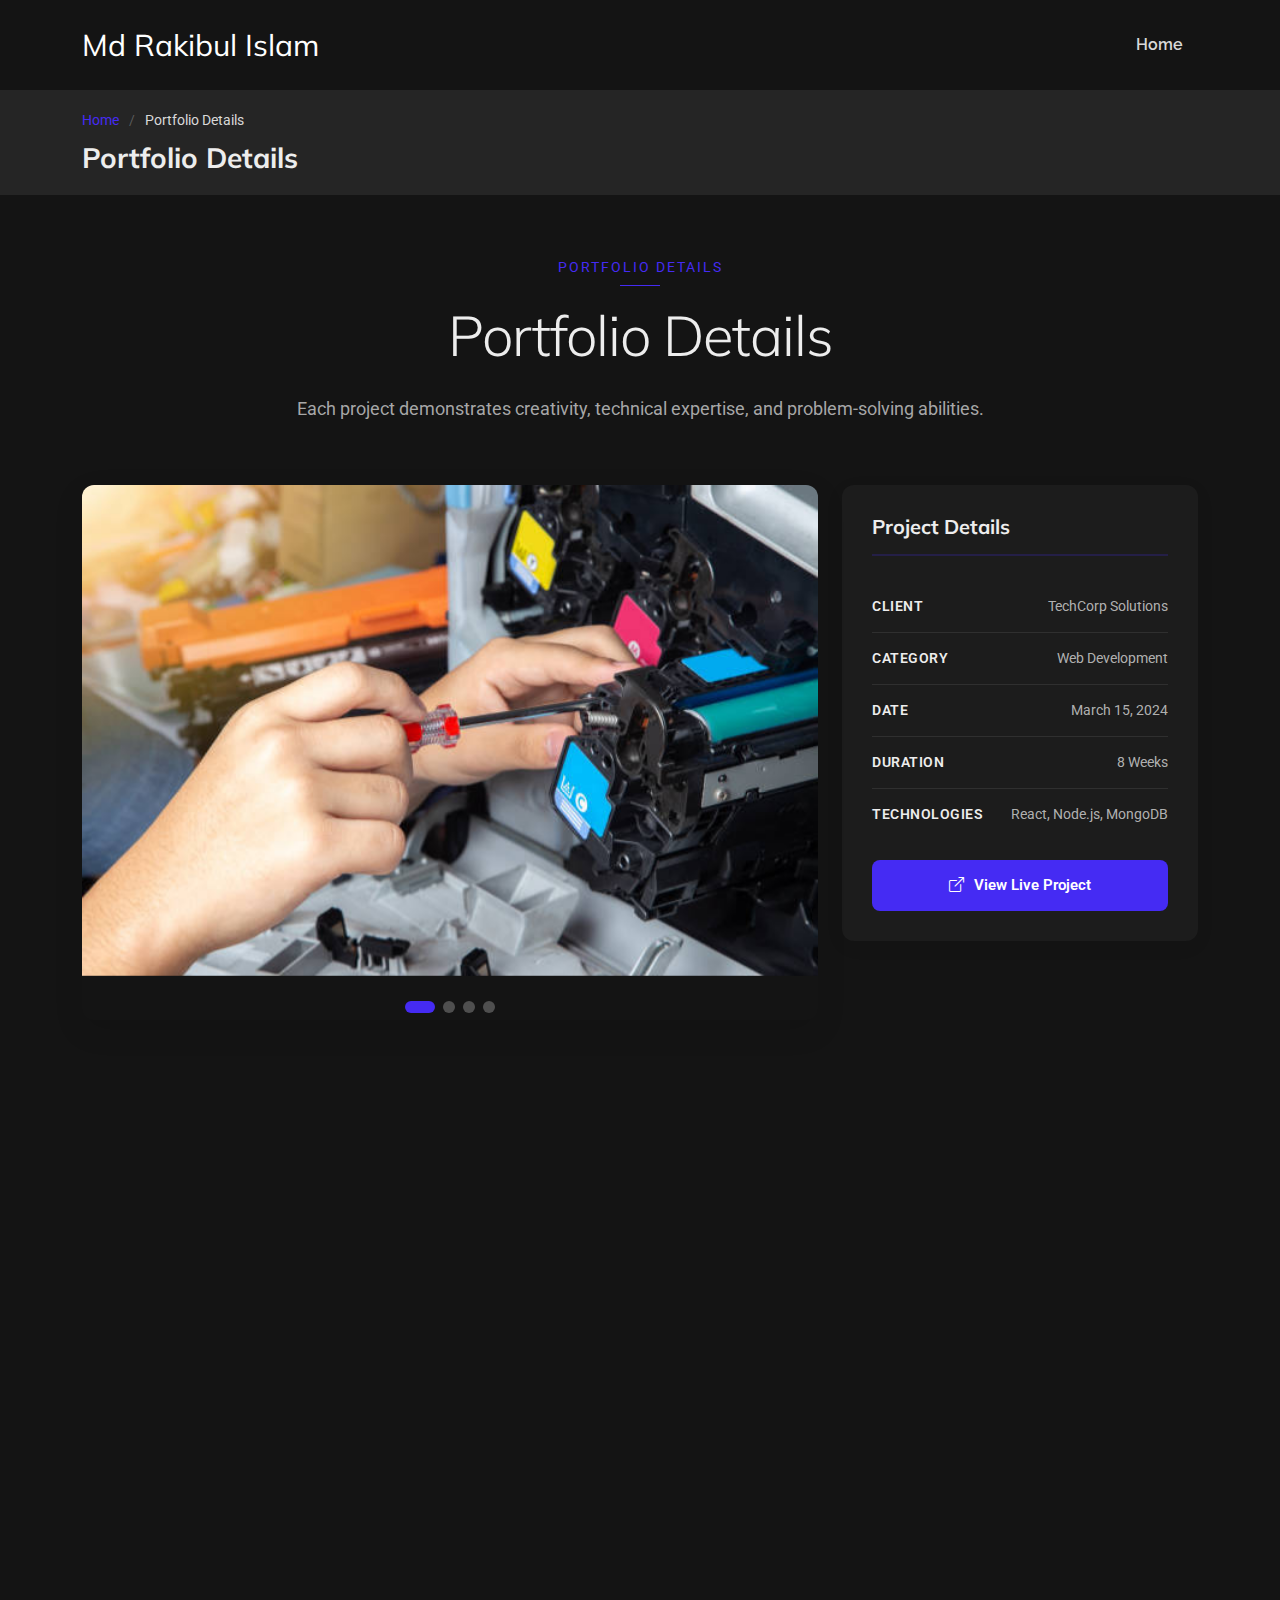
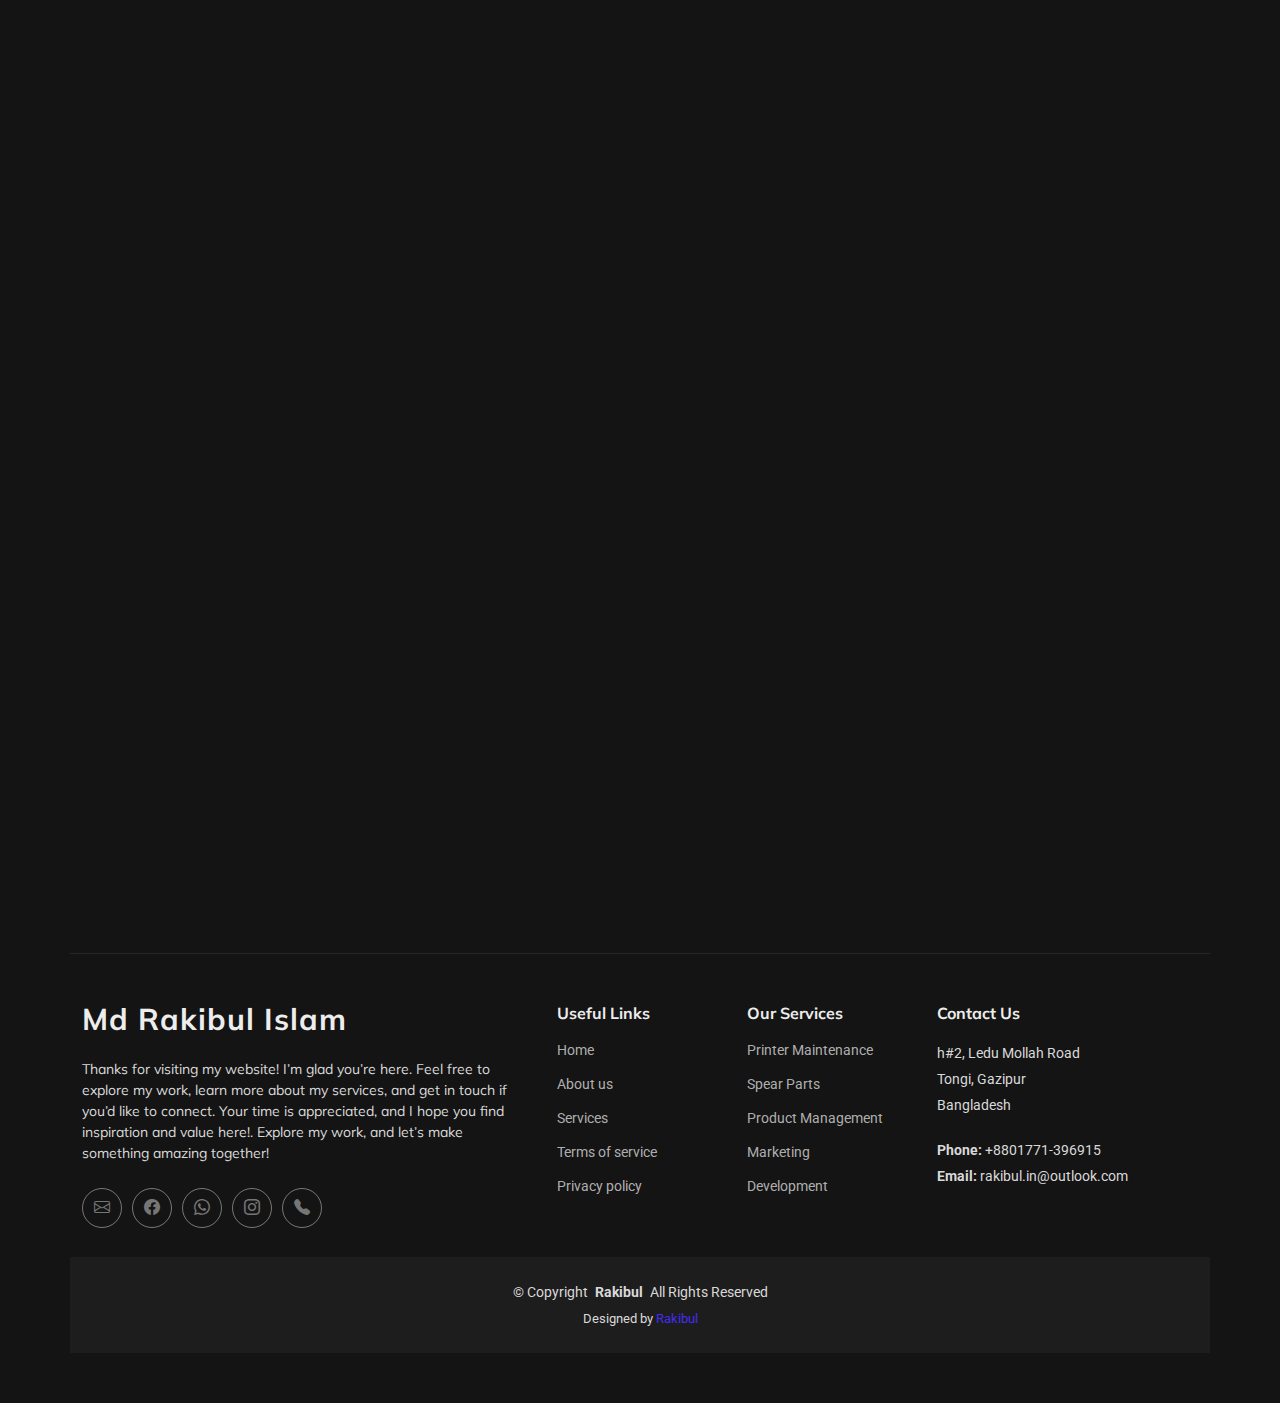
<file: portfolio-details.html>
<!DOCTYPE html>
<html lang="en">

<head>
  <meta charset="utf-8">
  <meta content="width=device-width, initial-scale=1.0" name="viewport">
  <title>Portfolio Details - Craftivo Bootstrap Template</title>
  <meta name="description" content="">
  <meta name="keywords" content="">

  <!-- Favicons -->
  <link href="assets/img/favicon.png" rel="icon">
  <link href="assets/img/apple-touch-icon.png" rel="apple-touch-icon">

  <!-- Fonts -->
  <link href="https://fonts.googleapis.com" rel="preconnect">
  <link href="https://fonts.gstatic.com" rel="preconnect" crossorigin>
  <link href="https://fonts.googleapis.com/css2?family=Roboto:ital,wght@0,100;0,300;0,400;0,500;0,700;0,900;1,100;1,300;1,400;1,500;1,700;1,900&family=Raleway:ital,wght@0,100;0,200;0,300;0,400;0,500;0,600;0,700;0,800;0,900;1,100;1,200;1,300;1,400;1,500;1,600;1,700;1,800;1,900&family=Mulish:ital,wght@0,200;0,300;0,400;0,500;0,600;0,700;0,800;0,900;1,200;1,300;1,400;1,500;1,600;1,700;1,800;1,900&display=swap" rel="stylesheet">

  <!-- Vendor CSS Files -->
  <link href="assets/vendor/bootstrap/css/bootstrap.min.css" rel="stylesheet">
  <link href="assets/vendor/bootstrap-icons/bootstrap-icons.css" rel="stylesheet">
  <link href="assets/vendor/aos/aos.css" rel="stylesheet">
  <link href="assets/vendor/glightbox/css/glightbox.min.css" rel="stylesheet">
  <link href="assets/vendor/swiper/swiper-bundle.min.css" rel="stylesheet">

  <!-- Main CSS File -->
  <link href="assets/css/main.css" rel="stylesheet">

  <!-- =======================================================
  * Template Name: Craftivo
  * Template URL: https://bootstrapmade.com/craftivo-bootstrap-portfolio-template/
  * Updated: Oct 04 2025 with Bootstrap v5.3.8
  * Author: BootstrapMade.com
  * License: https://bootstrapmade.com/license/
  ======================================================== -->
</head>

<body class="portfolio-details-page">

  <header id="header" class="header d-flex align-items-center sticky-top">
    <div class="container-fluid container-xl position-relative d-flex align-items-center">

      <a href="index.html" class="logo d-flex align-items-center me-auto">
        <!-- Uncomment the line below if you also wish to use an image logo -->
        <!-- <img src="assets/img/logo.webp" alt=""> -->
        <h1 class="sitename">Md Rakibul Islam</h1>
      </a>

      <nav id="navmenu" class="navmenu">
        <ul>
          <li><a href="index.html">Home</a></li>
            <ul> 
            </ul>
        </ul>
        <i class="mobile-nav-toggle d-xl-none bi bi-list"></i>
      </nav>

    </div>
  </header>

  <main class="main">

    <!-- Page Title -->
    <div class="page-title light-background">
      <div class="container">
        <nav class="breadcrumbs">
          <ol>
            <li><a href="index.html">Home</a></li>
            <li class="current">Portfolio Details</li>
          </ol>
        </nav>
        <h1>Portfolio Details</h1>
      </div>
    </div><!-- End Page Title -->

    <!-- Portfolio Details Section -->
    <section id="portfolio-details" class="portfolio-details section">

      <!-- Section Title -->
      <div class="container section-title" data-aos="fade-up">
        <span class="subtitle">Portfolio Details</span>
        <h2>Portfolio Details</h2>
        <p>Each project demonstrates creativity, technical expertise, and problem-solving abilities.</p>
      </div><!-- End Section Title -->

      <div class="container" data-aos="fade-up" data-aos-delay="100">

        <div class="row gy-5">

          <div class="col-lg-8">

            <div class="portfolio-details-slider swiper init-swiper">
              <script type="application/json" class="swiper-config">
                {
                  "loop": true,
                  "speed": 600,
                  "autoplay": {
                    "delay": 4000
                  },
                  "slidesPerView": 1,
                  "spaceBetween": 0,
                  "effect": "fade",
                  "pagination": {
                    "el": ".swiper-pagination",
                    "type": "bullets",
                    "clickable": true
                  }
                }
              </script>
              <div class="swiper-wrapper">

                <div class="swiper-slide">
                  <img src="assets/img/portfolio/portfolio-3.webp" alt="Portfolio Image" class="img-fluid">
                </div>

                <div class="swiper-slide">
                  <img src="assets/img/portfolio/portfolio-6.webp" alt="Portfolio Image" class="img-fluid">
                </div>

                <div class="swiper-slide">
                  <img src="assets/img/portfolio/portfolio-9.webp" alt="Portfolio Image" class="img-fluid">
                </div>

                <div class="swiper-slide">
                  <img src="assets/img/portfolio/portfolio-11.webp" alt="Portfolio Image" class="img-fluid">
                </div>

              </div>
              <div class="swiper-pagination"></div>
            </div>

            <div class="portfolio-content" data-aos="fade-up" data-aos-delay="200">
              <h2>Innovative Digital Platform</h2>

              <div class="meta-info">
                <span class="date"><i class="bi bi-calendar"></i> March 15, 2024</span>
                <span class="category"><i class="bi bi-tag"></i> Web Development</span>
                <span class="client"><i class="bi bi-building"></i> TechCorp Solutions</span>
              </div>

              <p>
                Lorem ipsum dolor sit amet, consectetur adipiscing elit, sed do eiusmod tempor incididunt ut labore et dolore magna aliqua. Ut enim ad minim veniam, quis nostrud exercitation ullamco laboris nisi ut aliquip ex ea commodo consequat.
              </p>

              <h3>Project Overview</h3>
              <p>
                Duis aute irure dolor in reprehenderit in voluptate velit esse cillum dolore eu fugiat nulla pariatur. Excepteur sint occaecat cupidatat non proident, sunt in culpa qui officia deserunt mollit anim id est laborum. Sed ut perspiciatis unde omnis iste natus error sit voluptatem accusantium doloremque laudantium.
              </p>

              <div class="highlights-box">
                <h4>Key Highlights</h4>
                <ul>
                  <li><i class="bi bi-check-circle"></i> Responsive design across all devices</li>
                  <li><i class="bi bi-check-circle"></i> Advanced user authentication system</li>
                  <li><i class="bi bi-check-circle"></i> Real-time data synchronization</li>
                  <li><i class="bi bi-check-circle"></i> Optimized performance and loading speed</li>
                  <li><i class="bi bi-check-circle"></i> Comprehensive admin dashboard</li>
                </ul>
              </div>

              <h3>Technical Implementation</h3>
              <p>
                Totam rem aperiam, eaque ipsa quae ab illo inventore veritatis et quasi architecto beatae vitae dicta sunt explicabo. Nemo enim ipsam voluptatem quia voluptas sit aspernatur aut odit aut fugit, sed quia consequuntur magni dolores eos qui ratione voluptatem sequi nesciunt.
              </p>

              <blockquote>
                <i class="bi bi-quote quote-icon"></i>
                <p>
                  Neque porro quisquam est, qui dolorem ipsum quia dolor sit amet, consectetur, adipisci velit, sed quia non numquam eius modi tempora incidunt ut labore et dolore magnam aliquam quaerat voluptatem.
                </p>
                <div class="author">
                  <img src="assets/img/person/person-m-7.webp" alt="Author">
                  <div class="author-info">
                    <h5>Michael Anderson</h5>
                    <span>Project Lead</span>
                  </div>
                </div>
              </blockquote>

              <p>
                At vero eos et accusamus et iusto odio dignissimos ducimus qui blanditiis praesentium voluptatum deleniti atque corrupti quos dolores et quas molestias excepturi sint occaecati cupiditate non provident, similique sunt in culpa qui officia deserunt mollitia animi.
              </p>

            </div>

          </div>

          <div class="col-lg-4">

            <div class="sidebar" data-aos="fade-up" data-aos-delay="200">

              <div class="info-card">
                <h3>Project Details</h3>
                <div class="info-item">
                  <span class="label">Client</span>
                  <span class="value">TechCorp Solutions</span>
                </div>
                <div class="info-item">
                  <span class="label">Category</span>
                  <span class="value">Web Development</span>
                </div>
                <div class="info-item">
                  <span class="label">Date</span>
                  <span class="value">March 15, 2024</span>
                </div>
                <div class="info-item">
                  <span class="label">Duration</span>
                  <span class="value">8 Weeks</span>
                </div>
                <div class="info-item">
                  <span class="label">Technologies</span>
                  <span class="value">React, Node.js, MongoDB</span>
                </div>
                <a href="https://www.example.com" class="btn-primary" target="_blank">
                  <i class="bi bi-box-arrow-up-right"></i> View Live Project
                </a>
              </div>

              <div class="share-card" data-aos="fade-up" data-aos-delay="300">
                <h3>Share This Project</h3>
                <div class="social-links">
                  <a href="#" class="facebook"><i class="bi bi-facebook"></i></a>
                  <a href="#" class="twitter"><i class="bi bi-twitter"></i></a>
                  <a href="#" class="linkedin"><i class="bi bi-linkedin"></i></a>
                  <a href="#" class="pinterest"><i class="bi bi-pinterest"></i></a>
                </div>
              </div>

              <div class="tags-card" data-aos="fade-up" data-aos-delay="400">
                <h3>Tags</h3>
                <div class="tags">
                  <a href="#">Design</a>
                  <a href="#">Development</a>
                  <a href="#">React</a>
                  <a href="#">UX/UI</a>
                  <a href="#">Frontend</a>
                  <a href="#">Backend</a>
                </div>
              </div>

            </div>

          </div>

        </div>

      </div>

    </section><!-- /Portfolio Details Section -->

  </main>

  <footer id="footer" class="footer">

    <div class="container footer-top">
      <div class="row gy-4">
        <div class="col-lg-5 col-md-12 footer-about">
          <a href="index.html" class="logo d-flex align-items-center">
            <span class="sitename">Md Rakibul Islam</span>
          </a>
          <p>Thanks for visiting my website! I’m glad you’re here. Feel free to explore my work, learn more about my services, and get in touch if you’d like to connect. Your time is appreciated, and I hope you find inspiration and value here!. Explore my work, and let’s make something amazing together!</p>
          <div class="social-links d-flex mt-4">
            <a href="mailto:rakibulislam935773@gmail.com"><i class="bi bi-envelope"></i></a>
              <a href="https://www.facebook.com/md.rakibul.islam.976864" target="_blank" rel="noopener noreferrer"><i class="bi bi-facebook"></i></a>
              <a href="https://wa.me/8801771396915" target="_blank" rel="noopener noreferrer"><i class="bi bi-whatsapp"></i></a>
              <a href="https://www.instagram.com/mdrakibul118?igsh=MWFwNG4wYTd4ejAzeg==" target="_blank" rel="noopener noreferrer"><i class="bi bi-instagram"></i></a>
              <a href="tel:+8801771-396915"><i class="bi bi-telephone-fill"></i></a>
          </div>
        </div>

        <div class="col-lg-2 col-6 footer-links">
          <h4>Useful Links</h4>
          <ul>
            <li><a href="index.html">Home</a></li>
            <li><a href="#">About us</a></li>
            <li><a href="#">Services</a></li>
            <li><a href="#">Terms of service</a></li>
            <li><a href="#">Privacy policy</a></li>
          </ul>
        </div>

        <div class="col-lg-2 col-6 footer-links">
          <h4>Our Services</h4>
          <ul>
            <li><a href="https://spslbd.com/">Printer Maintenance</a></li>
            <li><a href="#">Spear Parts</a></li>
            <li><a href="#">Product Management</a></li>
            <li><a href="#">Marketing</a></li>
            <li><a href="#">Development</a></li>
          </ul>
        </div>

        <div class="col-lg-3 col-md-12 footer-contact text-center text-md-start">
          <h4>Contact Us</h4>
          <p>h#2, Ledu Mollah Road</p>
          <p>Tongi, Gazipur</p>
          <p>Bangladesh</p>
          <p class="mt-4"><strong>Phone:</strong> <span>+8801771-396915</span></p>
          <p><strong>Email:</strong> <span>rakibul.in@outlook.com</span></p>
        </div>

      </div>
    </div>

    <div class="container copyright text-center mt-4">
      <p>© <span>Copyright</span> <strong class="px-1 sitename">Rakibul</strong> <span>All Rights Reserved</span></p>
      <div class="credits">
        <!-- All the links in the footer should remain intact. -->
        <!-- You can delete the links only if you've purchased the pro version. -->
        <!-- Licensing information: https://bootstrapmade.com/license/ -->
        <!-- Purchase the pro version with working PHP/AJAX contact form: [buy-url] -->
        Designed by <a href="index.html">Rakibul</a>
      </div>
    </div>

  </footer>

  <!-- Scroll Top -->
  <a href="#" id="scroll-top" class="scroll-top d-flex align-items-center justify-content-center"><i class="bi bi-arrow-up-short"></i></a>

  <!-- Preloader -->
  <div id="preloader"></div>

  <!-- Vendor JS Files -->
  <script src="assets/vendor/bootstrap/js/bootstrap.bundle.min.js"></script>
  <script src="assets/vendor/php-email-form/validate.js"></script>
  <script src="assets/vendor/aos/aos.js"></script>
  <script src="assets/vendor/typed.js/typed.umd.js"></script>
  <script src="assets/vendor/waypoints/noframework.waypoints.js"></script>
  <script src="assets/vendor/glightbox/js/glightbox.min.js"></script>
  <script src="assets/vendor/imagesloaded/imagesloaded.pkgd.min.js"></script>
  <script src="assets/vendor/isotope-layout/isotope.pkgd.min.js"></script>
  <script src="assets/vendor/swiper/swiper-bundle.min.js"></script>

  <!-- Main JS File -->
  <script src="assets/js/main.js"></script>

</body>

</html>
</file>
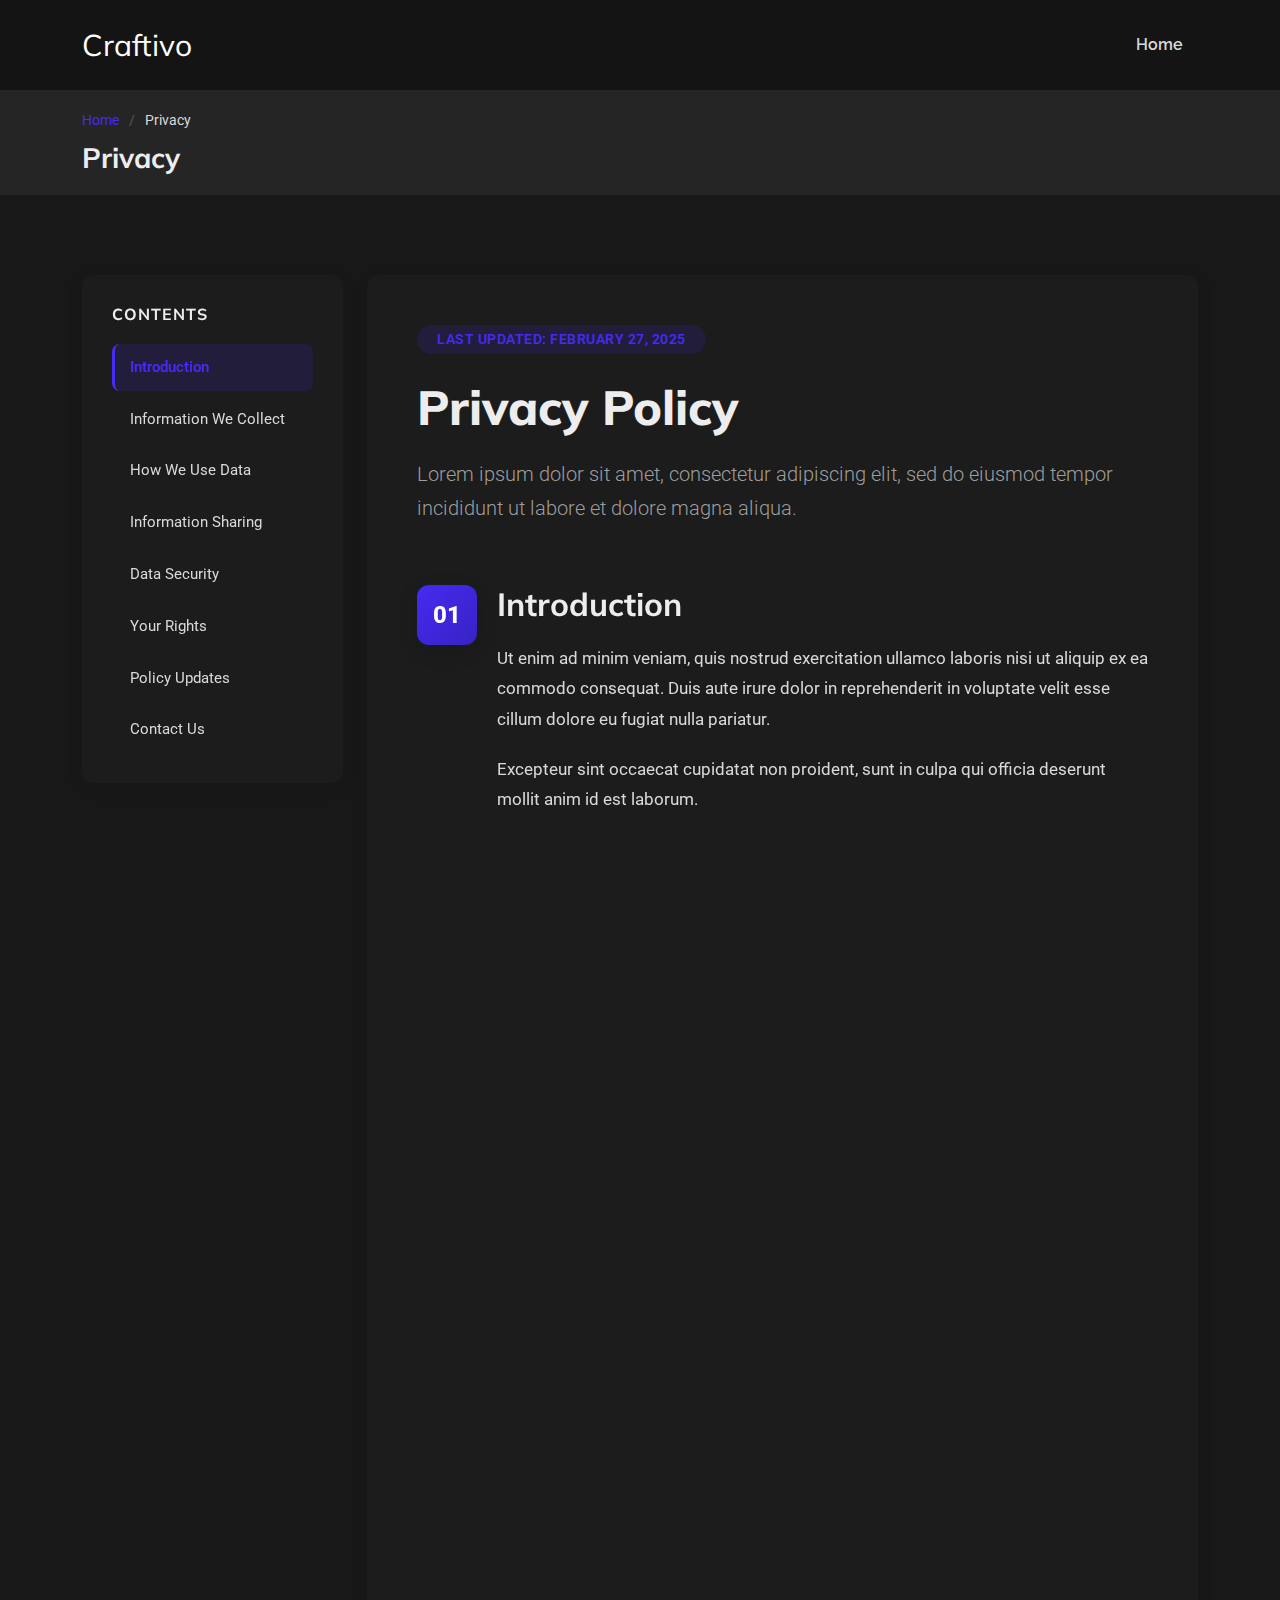
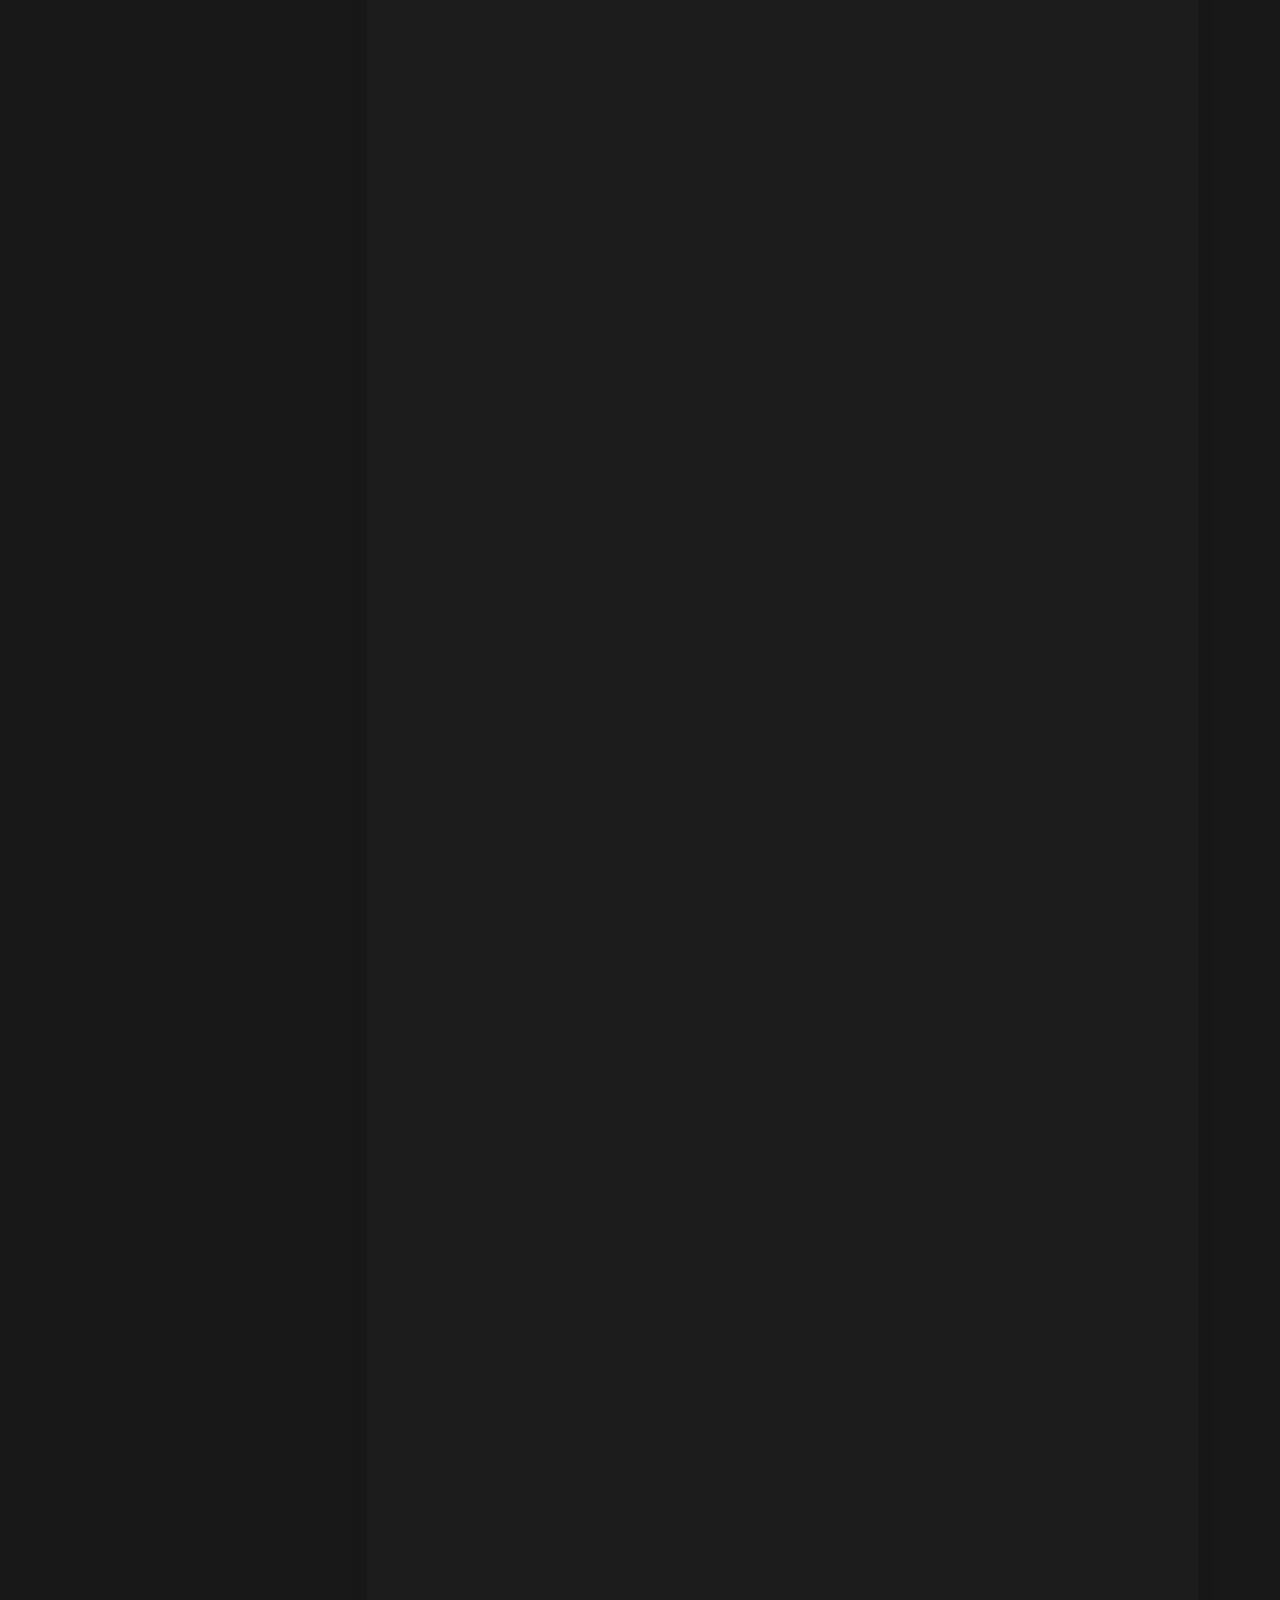
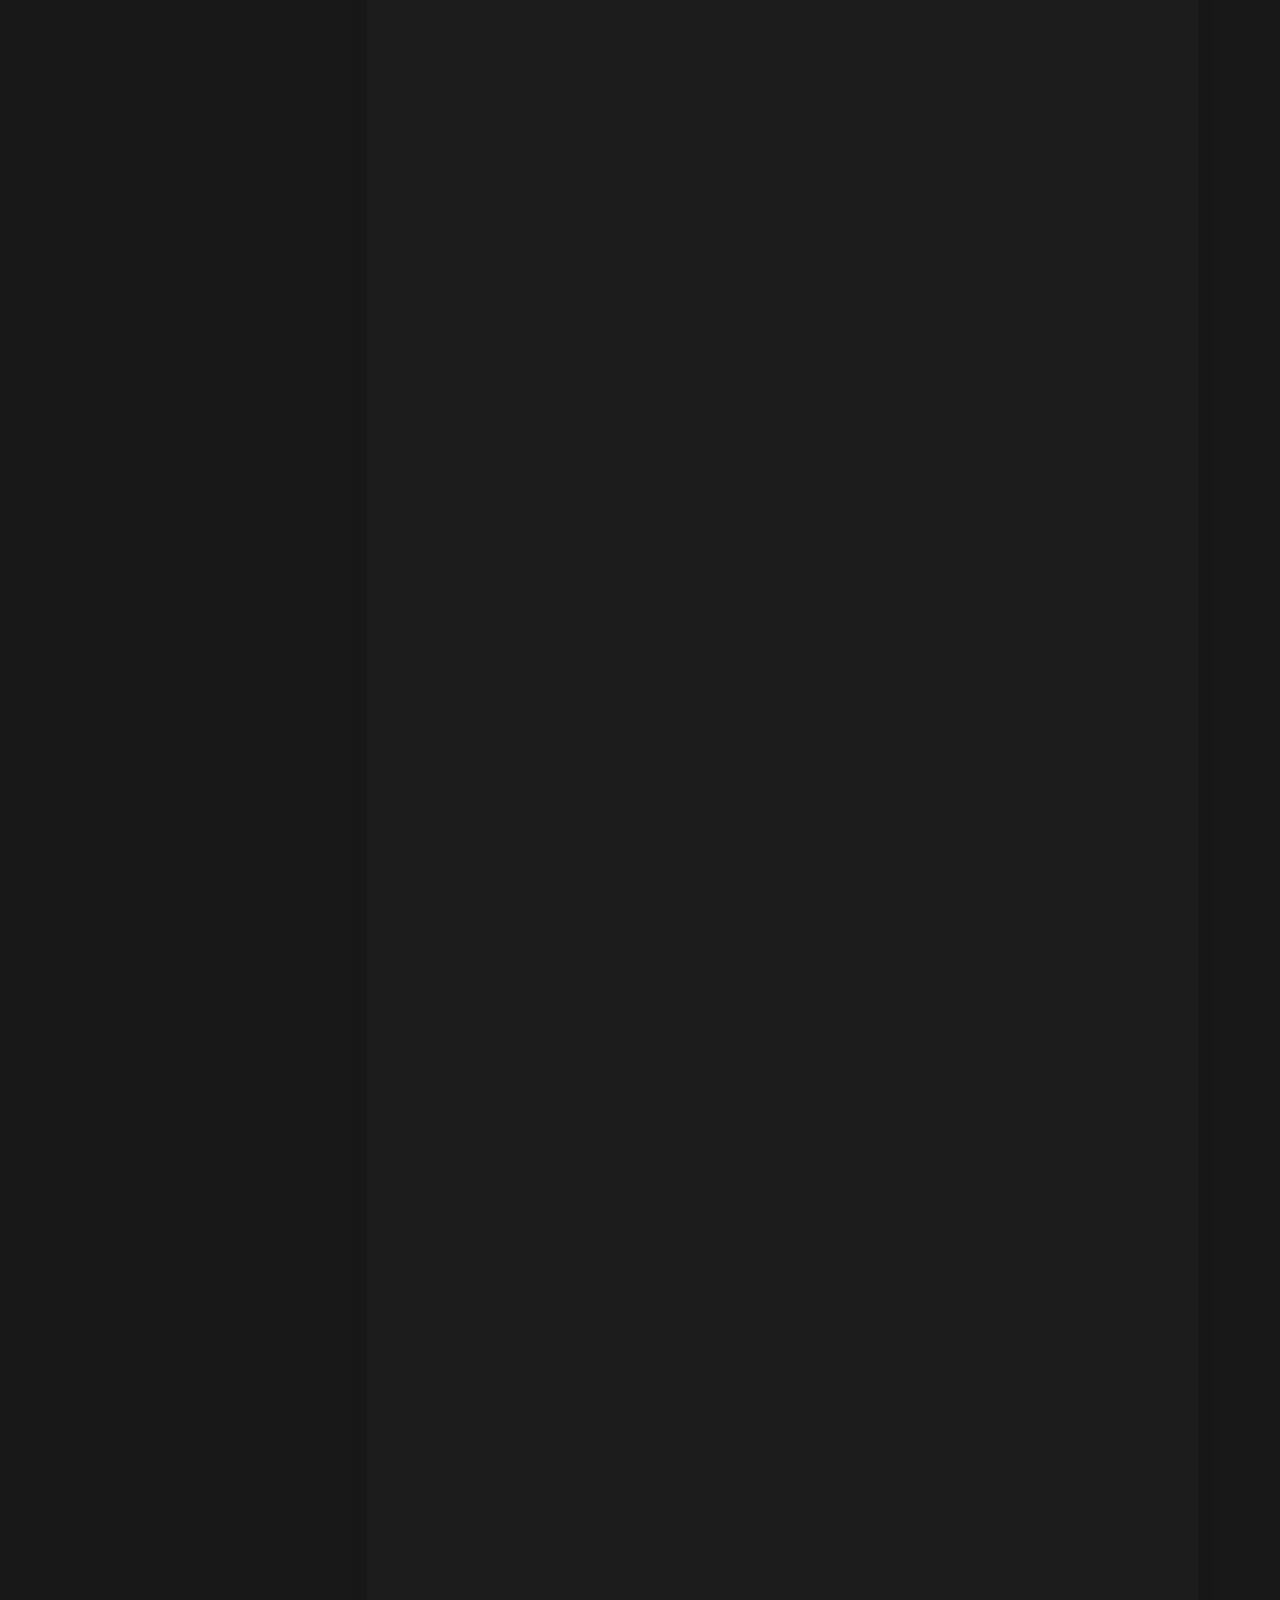
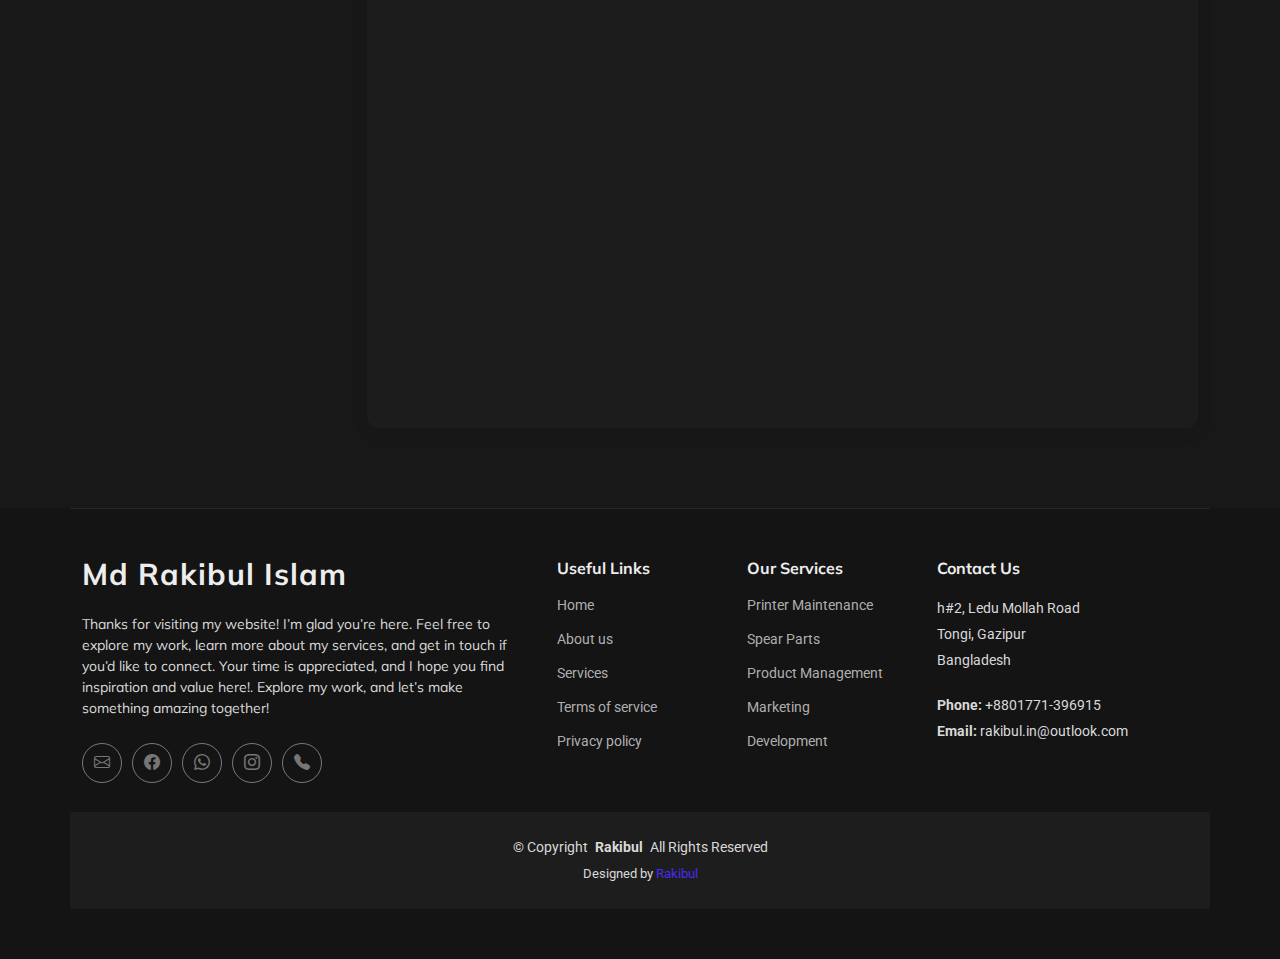
<file: privacy.html>
<!DOCTYPE html>
<html lang="en">

<head>
  <meta charset="utf-8">
  <meta content="width=device-width, initial-scale=1.0" name="viewport">
  <title>Privacy - Craftivo Bootstrap Template</title>
  <meta name="description" content="">
  <meta name="keywords" content="">

  <!-- Favicons -->
  <link href="assets/img/favicon.png" rel="icon">
  <link href="assets/img/apple-touch-icon.png" rel="apple-touch-icon">

  <!-- Fonts -->
  <link href="https://fonts.googleapis.com" rel="preconnect">
  <link href="https://fonts.gstatic.com" rel="preconnect" crossorigin>
  <link href="https://fonts.googleapis.com/css2?family=Roboto:ital,wght@0,100;0,300;0,400;0,500;0,700;0,900;1,100;1,300;1,400;1,500;1,700;1,900&family=Raleway:ital,wght@0,100;0,200;0,300;0,400;0,500;0,600;0,700;0,800;0,900;1,100;1,200;1,300;1,400;1,500;1,600;1,700;1,800;1,900&family=Mulish:ital,wght@0,200;0,300;0,400;0,500;0,600;0,700;0,800;0,900;1,200;1,300;1,400;1,500;1,600;1,700;1,800;1,900&display=swap" rel="stylesheet">

  <!-- Vendor CSS Files -->
  <link href="assets/vendor/bootstrap/css/bootstrap.min.css" rel="stylesheet">
  <link href="assets/vendor/bootstrap-icons/bootstrap-icons.css" rel="stylesheet">
  <link href="assets/vendor/aos/aos.css" rel="stylesheet">
  <link href="assets/vendor/glightbox/css/glightbox.min.css" rel="stylesheet">
  <link href="assets/vendor/swiper/swiper-bundle.min.css" rel="stylesheet">

  <!-- Main CSS File -->
  <link href="assets/css/main.css" rel="stylesheet">

  <!-- =======================================================
  * Template Name: Craftivo
  * Template URL: https://bootstrapmade.com/craftivo-bootstrap-portfolio-template/
  * Updated: Oct 04 2025 with Bootstrap v5.3.8
  * Author: BootstrapMade.com
  * License: https://bootstrapmade.com/license/
  ======================================================== -->
</head>

<body class="privacy-page">

  <header id="header" class="header d-flex align-items-center sticky-top">
    <div class="container-fluid container-xl position-relative d-flex align-items-center">

      <a href="index.html" class="logo d-flex align-items-center me-auto">
        <!-- Uncomment the line below if you also wish to use an image logo -->
        <!-- <img src="assets/img/logo.webp" alt=""> -->
        <h1 class="sitename">Craftivo</h1>
      </a>

      <nav id="navmenu" class="navmenu">
        <ul>
           <li><a href="index.html">Home</a></li>
            <ul> 
            </ul>
        </ul>
        <i class="mobile-nav-toggle d-xl-none bi bi-list"></i>
      </nav>

    </div>
  </header>

  <main class="main">

    <!-- Page Title -->
    <div class="page-title light-background">
      <div class="container">
        <nav class="breadcrumbs">
          <ol>
            <li><a href="index.html">Home</a></li>
            <li class="current">Privacy</li>
          </ol>
        </nav>
        <h1>Privacy</h1>
      </div>
    </div><!-- End Page Title -->

    <!-- Privacy Section -->
    <section id="privacy" class="privacy section">

      <div class="container">

        <div class="row">
          <!-- Sidebar Navigation -->
          <div class="col-lg-3">
            <div class="policy-sidebar" data-aos="fade-right">
              <h3>Contents</h3>
              <nav class="policy-nav">
                <a href="#introduction" class="nav-link active">Introduction</a>
                <a href="#information-collect" class="nav-link">Information We Collect</a>
                <a href="#use-information" class="nav-link">How We Use Data</a>
                <a href="#sharing" class="nav-link">Information Sharing</a>
                <a href="#security" class="nav-link">Data Security</a>
                <a href="#rights" class="nav-link">Your Rights</a>
                <a href="#changes" class="nav-link">Policy Updates</a>
                <a href="#contact" class="nav-link">Contact Us</a>
              </nav>
            </div>
          </div>

          <!-- Main Content -->
          <div class="col-lg-9">
            <div class="policy-main">
              <!-- Header -->
              <div class="policy-hero" data-aos="fade-up">
                <div class="badge">Last Updated: February 27, 2025</div>
                <h1>Privacy Policy</h1>
                <p class="lead">Lorem ipsum dolor sit amet, consectetur adipiscing elit, sed do eiusmod tempor incididunt ut labore et dolore magna aliqua.</p>
              </div>

              <!-- Introduction -->
              <div class="policy-section" id="introduction" data-aos="fade-up" data-aos-delay="100">
                <div class="section-number">01</div>
                <h2>Introduction</h2>
                <p>Ut enim ad minim veniam, quis nostrud exercitation ullamco laboris nisi ut aliquip ex ea commodo consequat. Duis aute irure dolor in reprehenderit in voluptate velit esse cillum dolore eu fugiat nulla pariatur.</p>
                <p>Excepteur sint occaecat cupidatat non proident, sunt in culpa qui officia deserunt mollit anim id est laborum.</p>
              </div>

              <!-- Information Collection -->
              <div class="policy-section" id="information-collect" data-aos="fade-up" data-aos-delay="150">
                <div class="section-number">02</div>
                <h2>Information We Collect</h2>
                <p>Sed ut perspiciatis unde omnis iste natus error sit voluptatem accusantium doloremque laudantium, totam rem aperiam.</p>

                <div class="info-card">
                  <div class="card-icon">
                    <i class="bi bi-person-fill"></i>
                  </div>
                  <div class="card-content">
                    <h3>Personal Information</h3>
                    <p>Nemo enim ipsam voluptatem quia voluptas sit aspernatur aut odit aut fugit:</p>
                    <ul>
                      <li>Sed quia consequuntur magni dolores eos</li>
                      <li>Neque porro quisquam est</li>
                      <li>Quis autem vel eum iure reprehenderit</li>
                      <li>At vero eos et accusamus</li>
                    </ul>
                  </div>
                </div>

                <div class="info-card">
                  <div class="card-icon">
                    <i class="bi bi-gear-fill"></i>
                  </div>
                  <div class="card-content">
                    <h3>Automated Data Collection</h3>
                    <p>Et harum quidem rerum facilis est et expedita distinctio:</p>
                    <ul>
                      <li>Nam libero tempore, cum soluta nobis</li>
                      <li>Temporibus autem quibusdam et aut</li>
                      <li>Itaque earum rerum hic tenetur</li>
                      <li>Sed ut perspiciatis unde omnis</li>
                    </ul>
                  </div>
                </div>
              </div>

              <!-- Use of Information -->
              <div class="policy-section" id="use-information" data-aos="fade-up" data-aos-delay="200">
                <div class="section-number">03</div>
                <h2>How We Use Your Information</h2>
                <p>On the other hand, we denounce with righteous indignation and dislike men who are so beguiled and demoralized:</p>
                <div class="usage-grid">
                  <div class="usage-item">
                    <i class="bi bi-check-circle-fill"></i>
                    <span>Omnis dolor repellendus temporibus autem</span>
                  </div>
                  <div class="usage-item">
                    <i class="bi bi-check-circle-fill"></i>
                    <span>Itaque earum rerum hic tenetur sapiente</span>
                  </div>
                  <div class="usage-item">
                    <i class="bi bi-check-circle-fill"></i>
                    <span>Nam libero tempore cum soluta nobis</span>
                  </div>
                  <div class="usage-item">
                    <i class="bi bi-check-circle-fill"></i>
                    <span>Temporibus autem quibusdam et aut officiis</span>
                  </div>
                  <div class="usage-item">
                    <i class="bi bi-check-circle-fill"></i>
                    <span>At vero eos et accusamus dignissimos</span>
                  </div>
                  <div class="usage-item">
                    <i class="bi bi-check-circle-fill"></i>
                    <span>Et harum quidem rerum facilis expedita</span>
                  </div>
                </div>
              </div>

              <!-- Information Sharing -->
              <div class="policy-section" id="sharing" data-aos="fade-up" data-aos-delay="250">
                <div class="section-number">04</div>
                <h2>Information Sharing and Disclosure</h2>
                <p>These cases are perfectly simple and easy to distinguish. In a free hour, when our power of choice is untrammelled:</p>

                <div class="sharing-box">
                  <h3>With Your Consent</h3>
                  <p>Sed ut perspiciatis unde omnis iste natus error sit voluptatem accusantium doloremque laudantium, totam rem aperiam, eaque ipsa quae ab illo inventore.</p>
                </div>

                <div class="sharing-box">
                  <h3>Legal Requirements</h3>
                  <p>Nemo enim ipsam voluptatem quia voluptas sit aspernatur aut odit aut fugit, sed quia consequuntur magni dolores eos qui ratione:</p>
                  <ul>
                    <li>Voluptatem sequi nesciunt neque porro</li>
                    <li>Quisquam est qui dolorem ipsum quia</li>
                    <li>Dolor sit amet consectetur adipiscing elit</li>
                    <li>Sed do eiusmod tempor incididunt labore</li>
                  </ul>
                </div>
              </div>

              <!-- Data Security -->
              <div class="policy-section" id="security" data-aos="fade-up" data-aos-delay="300">
                <div class="section-number">05</div>
                <h2>Data Security</h2>
                <p>But I must explain to you how all this mistaken idea of denouncing pleasure and praising pain was born:</p>
                <div class="security-features">
                  <div class="feature">
                    <i class="bi bi-shield-lock"></i>
                    <h4>Encryption</h4>
                    <p>Lorem ipsum dolor sit amet consectetur adipiscing elit sed do eiusmod</p>
                  </div>
                  <div class="feature">
                    <i class="bi bi-eye-slash"></i>
                    <h4>Access Control</h4>
                    <p>Tempor incididunt ut labore et dolore magna aliqua ut enim minim veniam</p>
                  </div>
                  <div class="feature">
                    <i class="bi bi-database-lock"></i>
                    <h4>Data Protection</h4>
                    <p>Quis nostrud exercitation ullamco laboris nisi ut aliquip ex commodo</p>
                  </div>
                </div>
              </div>

              <!-- Your Rights -->
              <div class="policy-section" id="rights" data-aos="fade-up" data-aos-delay="100">
                <div class="section-number">06</div>
                <h2>Your Rights and Choices</h2>
                <p>Nor again is there anyone who loves or pursues or desires to obtain pain of itself, because it is pain:</p>
                <div class="rights-list">
                  <div class="right-item">
                    <div class="right-icon"><i class="bi bi-folder2-open"></i></div>
                    <div class="right-content">
                      <h4>Access Your Data</h4>
                      <p>Excepteur sint occaecat cupidatat non proident sunt in culpa</p>
                    </div>
                  </div>
                  <div class="right-item">
                    <div class="right-icon"><i class="bi bi-pencil-square"></i></div>
                    <div class="right-content">
                      <h4>Correct Information</h4>
                      <p>Qui officia deserunt mollit anim id est laborum sed ut</p>
                    </div>
                  </div>
                  <div class="right-item">
                    <div class="right-icon"><i class="bi bi-trash"></i></div>
                    <div class="right-content">
                      <h4>Delete Your Data</h4>
                      <p>Perspiciatis unde omnis iste natus error sit voluptatem</p>
                    </div>
                  </div>
                  <div class="right-item">
                    <div class="right-icon"><i class="bi bi-ban"></i></div>
                    <div class="right-content">
                      <h4>Object to Processing</h4>
                      <p>Accusantium doloremque laudantium totam rem aperiam</p>
                    </div>
                  </div>
                </div>
              </div>

              <!-- Policy Updates -->
              <div class="policy-section" id="changes" data-aos="fade-up" data-aos-delay="150">
                <div class="section-number">07</div>
                <h2>Changes to This Policy</h2>
                <p>To take a trivial example, which of us ever undertakes laborious physical exercise, except to obtain some advantage from it.</p>
                <p>But who has any right to find fault with a man who chooses to enjoy a pleasure that has no annoying consequences.</p>
              </div>

              <!-- Contact Section -->
              <div class="policy-contact" id="contact" data-aos="fade-up" data-aos-delay="200">
                <div class="contact-card">
                  <h2>Need Help?</h2>
                  <p>At vero eos et accusamus et iusto odio dignissimos ducimus qui blanditiis praesentium:</p>
                  <div class="contact-info">
                    <div class="info-item">
                      <i class="bi bi-envelope"></i>
                      <div>
                        <strong>Email Address</strong>
                        <span>privacy@example.com</span>
                      </div>
                    </div>
                    <div class="info-item">
                      <i class="bi bi-geo-alt"></i>
                      <div>
                        <strong>Office Location</strong>
                        <span>742 Evergreen Terrace, Springfield, IL 62701</span>
                      </div>
                    </div>
                  </div>
                </div>
              </div>

            </div>
          </div>

        </div>

      </div>

    </section><!-- /Privacy Section -->

  </main>

  <footer id="footer" class="footer">

    <div class="container footer-top">
      <div class="row gy-4">
        <div class="col-lg-5 col-md-12 footer-about">
          <a href="index.html" class="logo d-flex align-items-center">
            <span class="sitename">Md Rakibul Islam</span>
          </a>
          <p>Thanks for visiting my website! I’m glad you’re here. Feel free to explore my work, learn more about my services, and get in touch if you’d like to connect. Your time is appreciated, and I hope you find inspiration and value here!. Explore my work, and let’s make something amazing together!</p>
          <div class="social-links d-flex mt-4">
            <a href="mailto:rakibulislam935773@gmail.com"><i class="bi bi-envelope"></i></a>
              <a href="https://www.facebook.com/md.rakibul.islam.976864" target="_blank" rel="noopener noreferrer"><i class="bi bi-facebook"></i></a>
              <a href="https://wa.me/8801771396915" target="_blank" rel="noopener noreferrer"><i class="bi bi-whatsapp"></i></a>
              <a href="https://www.instagram.com/mdrakibul118?igsh=MWFwNG4wYTd4ejAzeg==" target="_blank" rel="noopener noreferrer"><i class="bi bi-instagram"></i></a>
              <a href="tel:+8801771-396915"><i class="bi bi-telephone-fill"></i></a>
          </div>
        </div>

        <div class="col-lg-2 col-6 footer-links">
          <h4>Useful Links</h4>
          <ul>
            <li><a href="index.html">Home</a></li>
            <li><a href="#">About us</a></li>
            <li><a href="#">Services</a></li>
            <li><a href="#">Terms of service</a></li>
            <li><a href="#">Privacy policy</a></li>
          </ul>
        </div>

        <div class="col-lg-2 col-6 footer-links">
          <h4>Our Services</h4>
          <ul>
            <li><a href="https://spslbd.com/">Printer Maintenance</a></li>
            <li><a href="#">Spear Parts</a></li>
            <li><a href="#">Product Management</a></li>
            <li><a href="#">Marketing</a></li>
            <li><a href="#">Development</a></li>
          </ul>
        </div>

        <div class="col-lg-3 col-md-12 footer-contact text-center text-md-start">
          <h4>Contact Us</h4>
          <p>h#2, Ledu Mollah Road</p>
          <p>Tongi, Gazipur</p>
          <p>Bangladesh</p>
          <p class="mt-4"><strong>Phone:</strong> <span>+8801771-396915</span></p>
          <p><strong>Email:</strong> <span>rakibul.in@outlook.com</span></p>
        </div>

      </div>
    </div>

    <div class="container copyright text-center mt-4">
      <p>© <span>Copyright</span> <strong class="px-1 sitename">Rakibul</strong> <span>All Rights Reserved</span></p>
      <div class="credits">
        <!-- All the links in the footer should remain intact. -->
        <!-- You can delete the links only if you've purchased the pro version. -->
        <!-- Licensing information: https://bootstrapmade.com/license/ -->
        <!-- Purchase the pro version with working PHP/AJAX contact form: [buy-url] -->
        Designed by <a href="index.html">Rakibul</a>
      </div>
    </div>

  </footer>

  <!-- Scroll Top -->
  <a href="#" id="scroll-top" class="scroll-top d-flex align-items-center justify-content-center"><i class="bi bi-arrow-up-short"></i></a>

  <!-- Preloader -->
  <div id="preloader"></div>

  <!-- Vendor JS Files -->
  <script src="assets/vendor/bootstrap/js/bootstrap.bundle.min.js"></script>
  <script src="assets/vendor/php-email-form/validate.js"></script>
  <script src="assets/vendor/aos/aos.js"></script>
  <script src="assets/vendor/typed.js/typed.umd.js"></script>
  <script src="assets/vendor/waypoints/noframework.waypoints.js"></script>
  <script src="assets/vendor/glightbox/js/glightbox.min.js"></script>
  <script src="assets/vendor/imagesloaded/imagesloaded.pkgd.min.js"></script>
  <script src="assets/vendor/isotope-layout/isotope.pkgd.min.js"></script>
  <script src="assets/vendor/swiper/swiper-bundle.min.js"></script>

  <!-- Main JS File -->
  <script src="assets/js/main.js"></script>

</body>

</html>
</file>
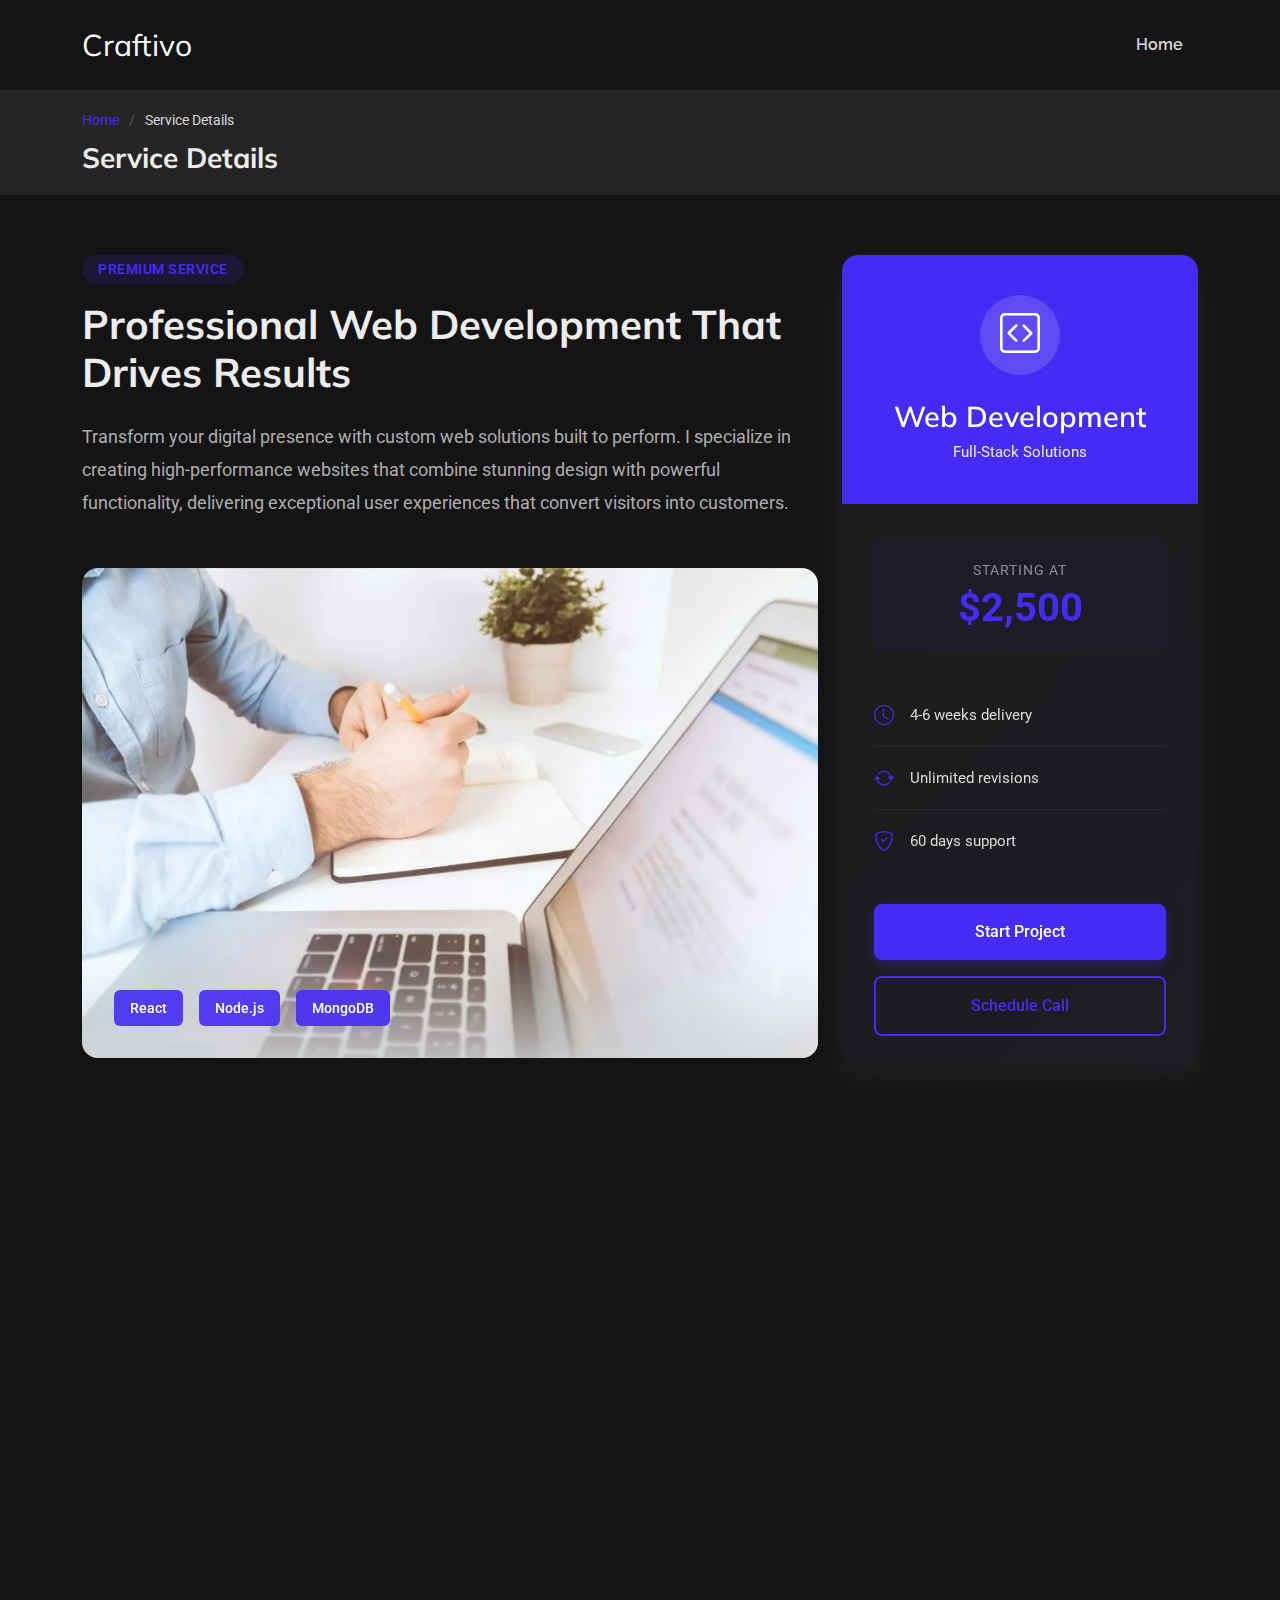
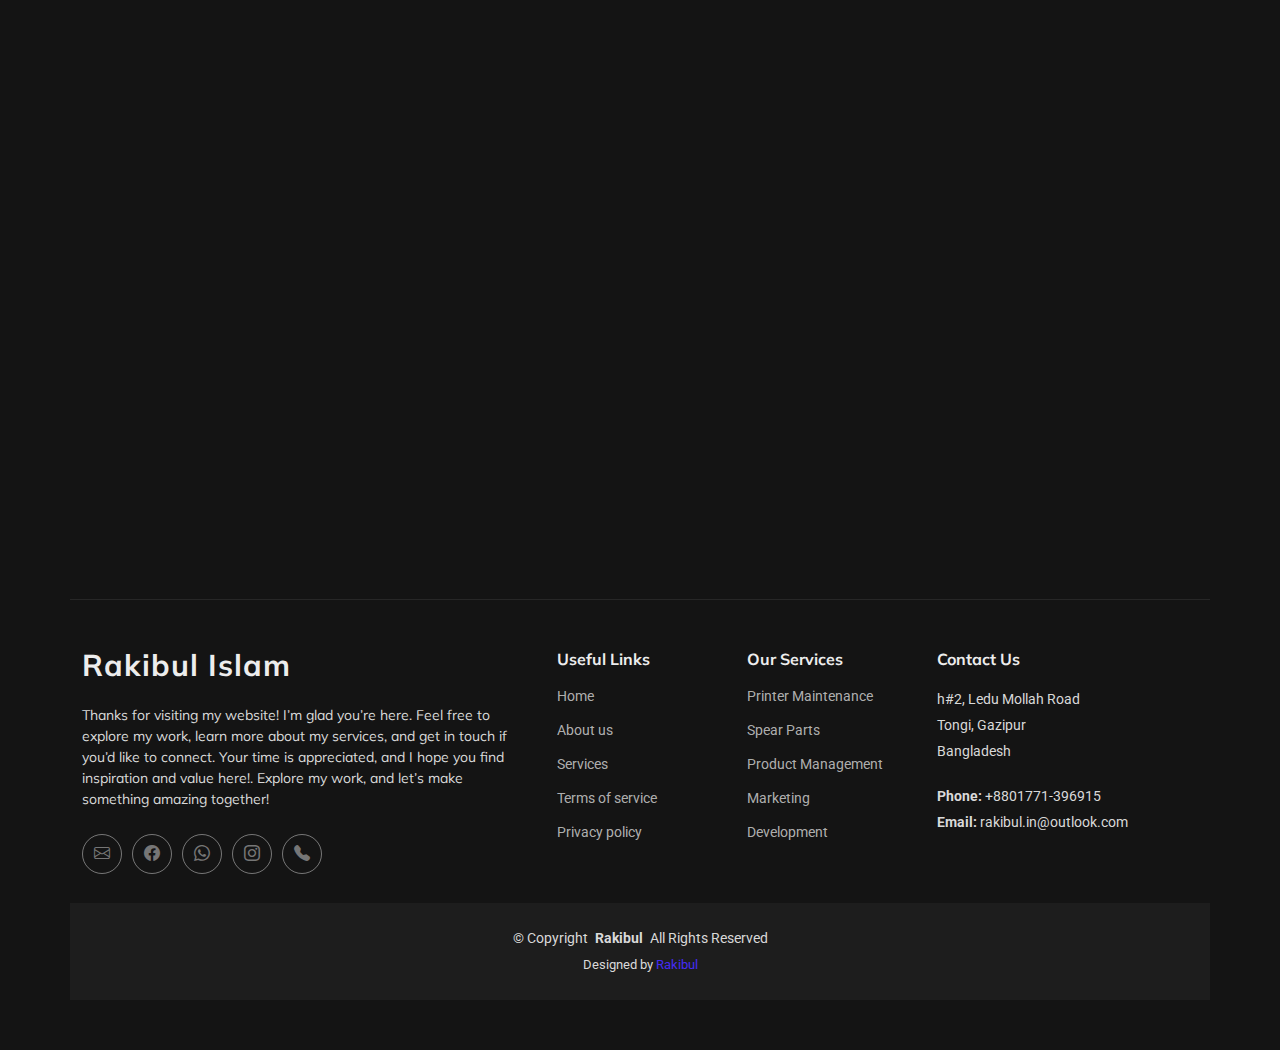
<file: service-details.html>
<!DOCTYPE html>
<html lang="en">

<head>
  <meta charset="utf-8">
  <meta content="width=device-width, initial-scale=1.0" name="viewport">
  <title>Service Details - Craftivo Bootstrap Template</title>
  <meta name="description" content="">
  <meta name="keywords" content="">

  <!-- Favicons -->
  <link href="assets/img/favicon.png" rel="icon">
  <link href="assets/img/apple-touch-icon.png" rel="apple-touch-icon">

  <!-- Fonts -->
  <link href="https://fonts.googleapis.com" rel="preconnect">
  <link href="https://fonts.gstatic.com" rel="preconnect" crossorigin>
  <link href="https://fonts.googleapis.com/css2?family=Roboto:ital,wght@0,100;0,300;0,400;0,500;0,700;0,900;1,100;1,300;1,400;1,500;1,700;1,900&family=Raleway:ital,wght@0,100;0,200;0,300;0,400;0,500;0,600;0,700;0,800;0,900;1,100;1,200;1,300;1,400;1,500;1,600;1,700;1,800;1,900&family=Mulish:ital,wght@0,200;0,300;0,400;0,500;0,600;0,700;0,800;0,900;1,200;1,300;1,400;1,500;1,600;1,700;1,800;1,900&display=swap" rel="stylesheet">

  <!-- Vendor CSS Files -->
  <link href="assets/vendor/bootstrap/css/bootstrap.min.css" rel="stylesheet">
  <link href="assets/vendor/bootstrap-icons/bootstrap-icons.css" rel="stylesheet">
  <link href="assets/vendor/aos/aos.css" rel="stylesheet">
  <link href="assets/vendor/glightbox/css/glightbox.min.css" rel="stylesheet">
  <link href="assets/vendor/swiper/swiper-bundle.min.css" rel="stylesheet">

  <!-- Main CSS File -->
  <link href="assets/css/main.css" rel="stylesheet">

  <!-- =======================================================
  * Template Name: Craftivo
  * Template URL: https://bootstrapmade.com/craftivo-bootstrap-portfolio-template/
  * Updated: Oct 04 2025 with Bootstrap v5.3.8
  * Author: BootstrapMade.com
  * License: https://bootstrapmade.com/license/
  ======================================================== -->
</head>

<body class="service-details-page">

  <header id="header" class="header d-flex align-items-center sticky-top">
    <div class="container-fluid container-xl position-relative d-flex align-items-center">

      <a href="index.html" class="logo d-flex align-items-center me-auto">
        <!-- Uncomment the line below if you also wish to use an image logo -->
        <!-- <img src="assets/img/logo.webp" alt=""> -->
        <h1 class="sitename">Craftivo</h1>
      </a>

      <nav id="navmenu" class="navmenu">
        <ul>
           <li><a href="index.html">Home</a></li>
            <ul> 
            </ul>
        </ul>
        <i class="mobile-nav-toggle d-xl-none bi bi-list"></i>
      </nav>
    </div>
  </header>

  <main class="main">

    <!-- Page Title -->
    <div class="page-title light-background">
      <div class="container">
        <nav class="breadcrumbs">
          <ol>
            <li><a href="index.html">Home</a></li>
            <li class="current">Service Details</li>
          </ol>
        </nav>
        <h1>Service Details</h1>
      </div>
    </div><!-- End Page Title -->

    <!-- Service Details Section -->
    <section id="service-details" class="service-details section">

      <div class="container" data-aos="fade-up" data-aos-delay="100">

        <div class="row">

          <div class="col-lg-4 order-lg-2">

            <div class="sticky-sidebar">

              <div class="service-card" data-aos="fade-left" data-aos-delay="200">
                <div class="card-header">
                  <div class="service-icon">
                    <i class="bi bi-code-square"></i>
                  </div>
                  <h3>Web Development</h3>
                  <p class="service-tagline">Full-Stack Solutions</p>
                </div>
                <div class="card-body">
                  <div class="price-tag">
                    <span class="label">Starting at</span>
                    <span class="price">$2,500</span>
                  </div>
                  <ul class="quick-info">
                    <li>
                      <i class="bi bi-clock"></i>
                      <span>4-6 weeks delivery</span>
                    </li>
                    <li>
                      <i class="bi bi-arrow-repeat"></i>
                      <span>Unlimited revisions</span>
                    </li>
                    <li>
                      <i class="bi bi-shield-check"></i>
                      <span>60 days support</span>
                    </li>
                  </ul>
                  <div class="cta-buttons">
                    <a href="#" class="btn-primary">Start Project</a>
                    <a href="#" class="btn-secondary">Schedule Call</a>
                  </div>
                </div>
              </div>

              <div class="contact-card" data-aos="fade-left" data-aos-delay="300">
                <h4>Have Questions?</h4>
                <p>Let's discuss your project requirements and how I can help.</p>
                <div class="contact-methods">
                  <a href="mailto:hello@example.com" class="contact-item">
                    <i class="bi bi-envelope"></i>
                    <span>hello@example.com</span>
                  </a>
                  <a href="tel:+15551234567" class="contact-item">
                    <i class="bi bi-telephone"></i>
                    <span>+1 (555) 123-4567</span>
                  </a>
                </div>
              </div>

            </div>

          </div>

          <div class="col-lg-8 order-lg-1">

            <div class="service-overview" data-aos="fade-up" data-aos-delay="200">
              <div class="overview-header">
                <span class="badge">Premium Service</span>
                <h2>Professional Web Development That Drives Results</h2>
              </div>
              <p class="lead-text">Transform your digital presence with custom web solutions built to perform. I specialize in creating high-performance websites that combine stunning design with powerful functionality, delivering exceptional user experiences that convert visitors into customers.</p>
            </div>

            <div class="service-image-showcase" data-aos="zoom-in" data-aos-delay="300">
              <img src="assets/img/services/services-1.webp" alt="Web Development" class="img-fluid main-image">
              <div class="image-overlay">
                <div class="tech-stack">
                  <span class="tech-item">React</span>
                  <span class="tech-item">Node.js</span>
                  <span class="tech-item">MongoDB</span>
                </div>
              </div>
            </div>

            <div class="features-grid" data-aos="fade-up" data-aos-delay="400">
              <h3 class="section-heading">What You Get</h3>
              <div class="row g-4">
                <div class="col-md-6">
                  <div class="feature-box">
                    <div class="icon-wrapper">
                      <i class="bi bi-layers"></i>
                    </div>
                    <h4>Modern Architecture</h4>
                    <p>Scalable, maintainable code structure using the latest web technologies and best practices for long-term success.</p>
                  </div>
                </div>
                <div class="col-md-6">
                  <div class="feature-box">
                    <div class="icon-wrapper">
                      <i class="bi bi-speedometer2"></i>
                    </div>
                    <h4>Lightning Fast</h4>
                    <p>Optimized performance with lazy loading, code splitting, and CDN integration for instant page loads.</p>
                  </div>
                </div>
                <div class="col-md-6">
                  <div class="feature-box">
                    <div class="icon-wrapper">
                      <i class="bi bi-phone-landscape"></i>
                    </div>
                    <h4>Responsive Design</h4>
                    <p>Pixel-perfect layouts that adapt seamlessly across all devices, from mobile phones to large desktop screens.</p>
                  </div>
                </div>
                <div class="col-md-6">
                  <div class="feature-box">
                    <div class="icon-wrapper">
                      <i class="bi bi-graph-up"></i>
                    </div>
                    <h4>SEO Optimized</h4>
                    <p>Search engine friendly structure with semantic HTML, meta tags, and performance optimizations built in.</p>
                  </div>
                </div>
              </div>
            </div>

            <div class="workflow-section" data-aos="fade-up" data-aos-delay="500">
              <h3 class="section-heading">Development Workflow</h3>
              <div class="timeline">
                <div class="timeline-item">
                  <div class="timeline-marker">1</div>
                  <div class="timeline-content">
                    <h4>Strategy &amp; Planning</h4>
                    <p>Duis aute irure dolor in reprehenderit in voluptate velit esse cillum dolore eu fugiat nulla pariatur. Excepteur sint occaecat cupidatat non proident.</p>
                    <span class="duration">1 week</span>
                  </div>
                </div>
                <div class="timeline-item">
                  <div class="timeline-marker">2</div>
                  <div class="timeline-content">
                    <h4>Design &amp; Prototyping</h4>
                    <p>Sed ut perspiciatis unde omnis iste natus error sit voluptatem accusantium doloremque laudantium, totam rem aperiam eaque ipsa quae.</p>
                    <span class="duration">1-2 weeks</span>
                  </div>
                </div>
                <div class="timeline-item">
                  <div class="timeline-marker">3</div>
                  <div class="timeline-content">
                    <h4>Development &amp; Testing</h4>
                    <p>At vero eos et accusamus et iusto odio dignissimos ducimus qui blanditiis praesentium voluptatum deleniti atque corrupti quos dolores.</p>
                    <span class="duration">2-3 weeks</span>
                  </div>
                </div>
                <div class="timeline-item">
                  <div class="timeline-marker">4</div>
                  <div class="timeline-content">
                    <h4>Launch &amp; Optimization</h4>
                    <p>Quis autem vel eum iure reprehenderit qui in ea voluptate velit esse quam nihil molestiae consequatur vel illum qui dolorem.</p>
                    <span class="duration">1 week</span>
                  </div>
                </div>
              </div>
            </div>

            <div class="testimonial-section" data-aos="fade-up" data-aos-delay="600">
              <div class="testimonial-card">
                <div class="stars">
                  <i class="bi bi-star-fill"></i>
                  <i class="bi bi-star-fill"></i>
                  <i class="bi bi-star-fill"></i>
                  <i class="bi bi-star-fill"></i>
                  <i class="bi bi-star-fill"></i>
                </div>
                <blockquote>
                  "Nemo enim ipsam voluptatem quia voluptas sit aspernatur aut odit aut fugit, sed quia consequuntur magni dolores eos qui ratione voluptatem sequi nesciunt. Exceptional work and outstanding communication throughout."
                </blockquote>
                <div class="client-info">
                  <img src="assets/img/person/person-m-5.webp" alt="Michael Chen" class="client-avatar">
                  <div class="client-details">
                    <h5>Michael Chen</h5>
                    <p>Founder, TechStart Inc.</p>
                  </div>
                </div>
              </div>
            </div>

            <div class="tech-details" data-aos="fade-up" data-aos-delay="700">
              <h3 class="section-heading">Technologies &amp; Tools</h3>
              <div class="tech-categories">
                <div class="tech-category">
                  <h5>Frontend</h5>
                  <div class="tech-tags">
                    <span>React</span>
                    <span>Vue.js</span>
                    <span>TypeScript</span>
                    <span>Tailwind CSS</span>
                    <span>SASS</span>
                  </div>
                </div>
                <div class="tech-category">
                  <h5>Backend</h5>
                  <div class="tech-tags">
                    <span>Node.js</span>
                    <span>Express</span>
                    <span>Python</span>
                    <span>Django</span>
                    <span>REST API</span>
                  </div>
                </div>
                <div class="tech-category">
                  <h5>Database</h5>
                  <div class="tech-tags">
                    <span>MongoDB</span>
                    <span>PostgreSQL</span>
                    <span>Redis</span>
                    <span>Firebase</span>
                  </div>
                </div>
              </div>
            </div>

          </div>

        </div>

      </div>

    </section><!-- /Service Details Section -->

  </main>

  <footer id="footer" class="footer">

    <div class="container footer-top">
      <div class="row gy-4">
        <div class="col-lg-5 col-md-12 footer-about">
          <a href="index.html" class="logo d-flex align-items-center">
            <span class="sitename">Rakibul Islam</span>
          </a>
          <p>Thanks for visiting my website! I’m glad you’re here. Feel free to explore my work, learn more about my services, and get in touch if you’d like to connect. Your time is appreciated, and I hope you find inspiration and value here!. Explore my work, and let’s make something amazing together!</p>
          <div class="social-links d-flex mt-4">
            <a href="mailto:rakibulislam935773@gmail.com"><i class="bi bi-envelope"></i></a>
              <a href="https://www.facebook.com/md.rakibul.islam.976864" target="_blank" rel="noopener noreferrer"><i class="bi bi-facebook"></i></a>
              <a href="https://wa.me/8801771396915" target="_blank" rel="noopener noreferrer"><i class="bi bi-whatsapp"></i></a>
              <a href="https://www.instagram.com/mdrakibul118?igsh=MWFwNG4wYTd4ejAzeg==" target="_blank" rel="noopener noreferrer"><i class="bi bi-instagram"></i></a>
              <a href="tel:+8801771-396915"><i class="bi bi-telephone-fill"></i></a>
          </div>
        </div>

        <div class="col-lg-2 col-6 footer-links">
          <h4>Useful Links</h4>
          <ul>
            <li><a href="index.html">Home</a></li>
            <li><a href="#">About us</a></li>
            <li><a href="#">Services</a></li>
            <li><a href="#">Terms of service</a></li>
            <li><a href="#">Privacy policy</a></li>
          </ul>
        </div>

        <div class="col-lg-2 col-6 footer-links">
          <h4>Our Services</h4>
          <ul>
            <li><a href="https://spslbd.com/">Printer Maintenance</a></li>
            <li><a href="#">Spear Parts</a></li>
            <li><a href="#">Product Management</a></li>
            <li><a href="#">Marketing</a></li>
            <li><a href="#">Development</a></li>
          </ul>
        </div>

        <div class="col-lg-3 col-md-12 footer-contact text-center text-md-start">
          <h4>Contact Us</h4>
          <p>h#2, Ledu Mollah Road</p>
          <p>Tongi, Gazipur</p>
          <p>Bangladesh</p>
          <p class="mt-4"><strong>Phone:</strong> <span>+8801771-396915</span></p>
          <p><strong>Email:</strong> <span>rakibul.in@outlook.com</span></p>
        </div>

      </div>
    </div>

    <div class="container copyright text-center mt-4">
      <p>© <span>Copyright</span> <strong class="px-1 sitename">Rakibul</strong> <span>All Rights Reserved</span></p>
      <div class="credits">
        <!-- All the links in the footer should remain intact. -->
        <!-- You can delete the links only if you've purchased the pro version. -->
        <!-- Licensing information: https://bootstrapmade.com/license/ -->
        <!-- Purchase the pro version with working PHP/AJAX contact form: [buy-url] -->
        Designed by <a href="index.html">Rakibul</a>
      </div>
    </div>

  </footer>

  <!-- Scroll Top -->
  <a href="#" id="scroll-top" class="scroll-top d-flex align-items-center justify-content-center"><i class="bi bi-arrow-up-short"></i></a>

  <!-- Preloader -->
  <div id="preloader"></div>

  <!-- Vendor JS Files -->
  <script src="assets/vendor/bootstrap/js/bootstrap.bundle.min.js"></script>
  <script src="assets/vendor/php-email-form/validate.js"></script>
  <script src="assets/vendor/aos/aos.js"></script>
  <script src="assets/vendor/typed.js/typed.umd.js"></script>
  <script src="assets/vendor/waypoints/noframework.waypoints.js"></script>
  <script src="assets/vendor/glightbox/js/glightbox.min.js"></script>
  <script src="assets/vendor/imagesloaded/imagesloaded.pkgd.min.js"></script>
  <script src="assets/vendor/isotope-layout/isotope.pkgd.min.js"></script>
  <script src="assets/vendor/swiper/swiper-bundle.min.js"></script>

  <!-- Main JS File -->
  <script src="assets/js/main.js"></script>

</body>

</html>
</file>
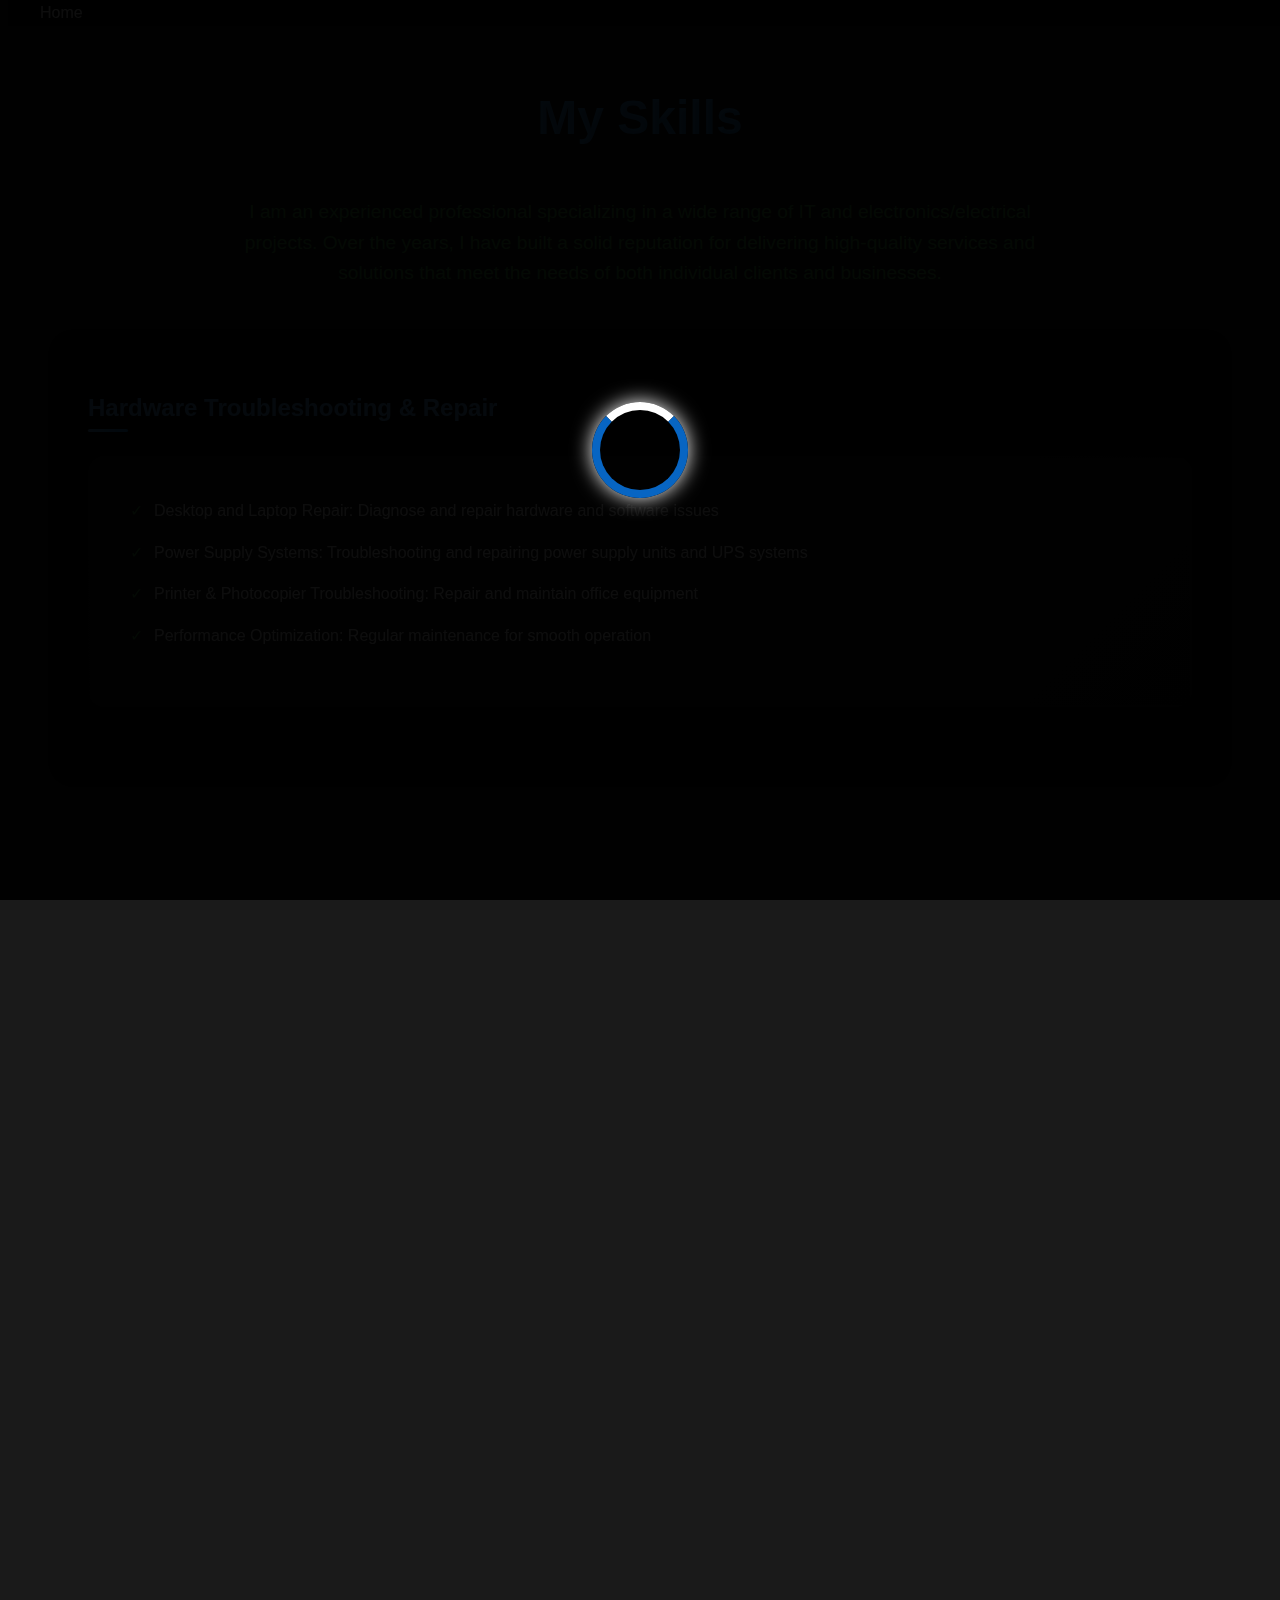
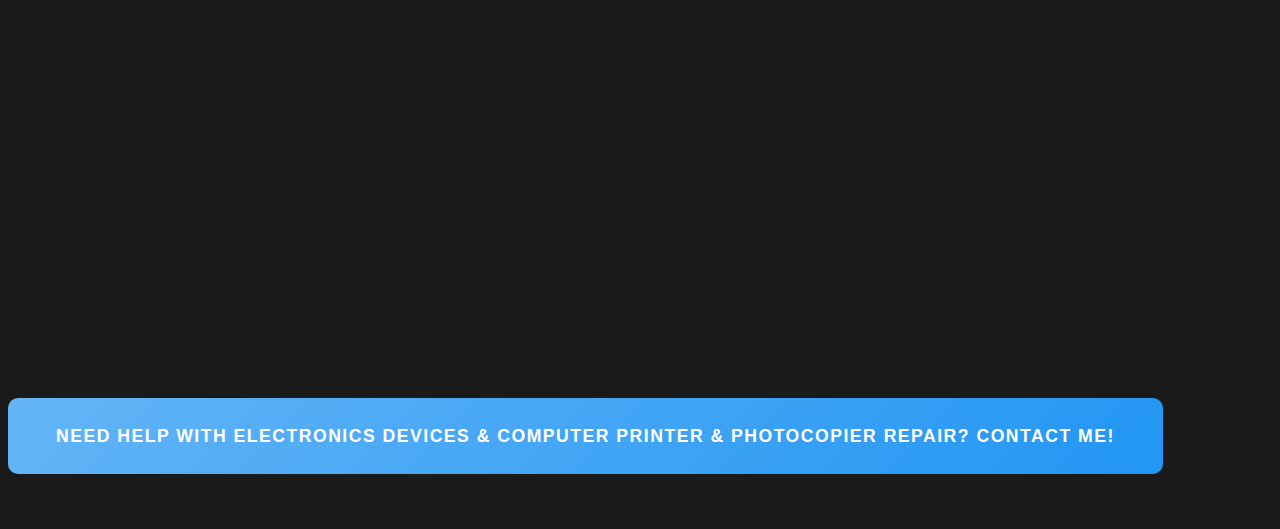
<file: skills.html>
<!DOCTYPE html>
<html lang="en">
<head>
    <meta charset="UTF-8">
    <meta name="viewport" content="width=device-width, initial-scale=1.0">
    <title>Skills & Expertise - Professional IT & Electronics Services</title>
    <style>
        :root {
            --primary-color: #64b5f6;
            --secondary-color: #2196f3;
            --dark-bg: #1a1a1a;
            --darker-bg: #121212;
            --text-color: #ffffff;
            --accent-color: #4CAF50;
            --box-shadow: 0 2px 10px rgba(0, 0, 0, 0.1);
            --transition: all 0.3s ease;
        }

        /* Navigation styles */
        .navbar {
            background-color: var(--darker-bg);
            position: fixed;
            width: 100%;
            top: 0;
            z-index: 1000;
            box-shadow: var(--box-shadow);
        }

        .nav-container {
            display: flex;
            justify-content: space-between;
            align-items: center;
            padding: 0 1rem;
        }

        .logo {
            display: flex;
            align-items: center;
            gap: 10px;
        }

        .logo-img {
            width: 40px;
            height: 40px;
            object-fit: contain;
            border-radius: 50%;
        }

        .logo-text {
            font-weight: bold;
            color: var(--primary-color);
        }

        .nav-links {
            display: flex;
            list-style: none;
            gap: 2rem;
            margin: 0;
            padding: 0;
        }

        .nav-links li {
            margin: 0;
            padding: 0;
        }

        .nav-links a {
            text-decoration: none;
            color: var(--text-color);
            font-weight: 500;
            transition: var(--transition);
            padding: 0.5rem 1rem;
        }

        .nav-links a:hover {
            color: var(--accent-color);
        }

        .loading-overlay {
            position: fixed;
            top: 0;
            left: 0;
            width: 100%;
            height: 100%;
            background: rgba(0, 0, 0, 0.95);
            display: flex;
            justify-content: center;
            align-items: center;
            z-index: 9999;
            transition: opacity 0.5s ease;
        }
        .loading-spinner {
            width: 80px;
            height: 80px;
            border: 8px solid rgb(7, 101, 195);
            border-top: 8px solid #ffffff;
            border-radius: 50%;
            animation: spin 1s cubic-bezier(0.4, 0, 0.2, 1) infinite;
            box-shadow: 0 0 20px rgb(255, 255, 255);
            position: relative;
            z-index: 1;
        }
        .loading-name {
            color: #0074D9;
            font-size: 24px;
            font-weight: bold;
            position: absolute;
            top: 50%;
            left: 50%;
            transform: translate(-50%, -50%);
            text-transform: uppercase;
            letter-spacing: 2px;
            opacity: 0;
            animation: spellOut 2s ease-in-out forwards;
            z-index: 2;
        }
        @keyframes spin {
            0% {
                transform: rotate(0deg);
            }
            100% {
                transform: rotate(360deg);
            }
        }
        @keyframes spellOut {
            0% {
                opacity: 0;
                transform: translate(-50%, -50%) scale(0.8);
            }
            25% {
                opacity: 1;
                transform: translate(-50%, -50%) scale(1);
            }
            50% {
                opacity: 1;
                transform: translate(-50%, -50%) scale(1);
            }
            75% {
                opacity: 1;
                transform: translate(-50%, -50%) scale(1);
            }
            100% {
                opacity: 1;
                transform: translate(-50%, -50%) scale(1);
            }
        }

        .loading-name {
            color: var(--primary-color);
            font-size: 32px;
            font-weight: 700;
            text-transform: uppercase;
            letter-spacing: 2px;
        }

        @keyframes spin {
            0% { transform: rotate(0deg); }
            100% { transform: rotate(360deg); }
        }

        body {
            font-family: 'Segoe UI', Tahoma, Geneva, Verdana, sans-serif;
            background-color: var(--dark-bg);
            color: var(--text-color);
            line-height: 1.6;
        }

        .container {
            max-width: 1200px;
            margin: 0 auto;
            padding: 2.5rem;
        }

        .section {
            background-color: var(--darker-bg);
            border-radius: 25px;
            padding: 2.5rem;
            margin-bottom: 3rem;
            box-shadow: 0 12px 35px rgba(0, 0, 0, 0.3);
            opacity: 0;
            transform: translateY(50px) rotateX(20deg);
            transition: all 0.8s cubic-bezier(0.4, 0, 0.2, 1);
            position: relative;
            overflow: hidden;
        }

        .section::before {
            content: '';
            position: absolute;
            top: 0;
            left: -100%;
            width: 100%;
            height: 100%;
            background: linear-gradient(135deg, transparent, rgba(33, 150, 243, 0.1), transparent);
            transition: all 0.6s ease;
        }

        .section.visible {
            opacity: 1;
            transform: translateY(0) rotateX(0);
        }

        .section.visible::before {
            left: 100%;
        }

        h1 {
            font-size: 3rem;
            color: var(--primary-color);
            text-align: center;
            margin-bottom: 2.5rem;
            background: linear-gradient(135deg, var(--primary-color), var(--secondary-color));
            -webkit-background-clip: text; 
            background-clip: text;
            -webkit-text-fill-color: transparent;
            text-shadow: 2px 2px 4px rgba(0, 0, 0, 0.2);
        }

        h2, h3 {
            color: var(--primary-color);
            margin-bottom: 1.8rem;
            transition: all 0.3s ease;
            position: relative;
        }

        h2::after, h3::after {
            content: '';
            position: absolute;
            bottom: -5px;
            left: 0;
            width: 40px;
            height: 3px;
            background: linear-gradient(90deg, var(--primary-color), var(--secondary-color));
            border-radius: 2px;
        }

        .intro {
            font-size: 1.2rem;
            color: var(--accent-color);
            text-align: center;
            margin-bottom: 2.5rem;
            max-width: 800px;
            margin-left: auto;
            margin-right: auto;
        }

        .skill-box {
            background: linear-gradient(135deg, var(--dark-bg), var(--darker-bg));
            padding: 2.5rem;
            border-radius: 18px;
            margin-bottom: 2.5rem;
            border: 2px solid transparent;
            transition: all 0.4s cubic-bezier(0.4, 0, 0.2, 1);
            position: relative;
            overflow: hidden;
        }

        .skill-box::before {
            content: '';
            position: absolute;
            top: 0;
            left: -100%;
            width: 100%;
            height: 100%;
            background: linear-gradient(135deg, transparent, rgba(33, 150, 243, 0.2), transparent);
            transition: all 0.6s ease;
        }

        .skill-box:hover {
            transform: translateX(20px) scale(1.04);
            box-shadow: 0 15px 40px rgba(0, 0, 0, 0.4);
            border-color: var(--primary-color);
        }

        .skill-box:hover::before {
            left: 100%;
        }

        .skill-list {
            list-style-type: none;
            padding: 0;
            margin: 0;
        }

        .skill-list li {
            margin-bottom: 1rem;
            padding-left: 1.5rem;
            position: relative;
        }

        .skill-list li::before {
            content: '✓';
            position: absolute;
            left: 0;
            color: var(--accent-color);
        }

        .tools-section {
            display: grid;
            grid-template-columns: repeat(auto-fit, minmax(320px, 1fr));
            gap: 2.5rem;
            margin-top: 2.5rem;
        }

        .tool-card {
            background-color: var(--dark-bg);
            padding: 2.5rem;
            border-radius: 15px;
            text-align: center;
            transition: all 0.5s cubic-bezier(0.4, 0, 0.2, 1);
            position: relative;
            overflow: hidden;
            border: 1px solid rgba(255, 255, 255, 0.1);
        }

        .tool-card::before {
            content: '';
            position: absolute;
            top: 0;
            left: -100%;
            width: 100%;
            height: 100%;
            background: linear-gradient(135deg, transparent, rgba(33, 150, 243, 0.15), transparent);
            transition: all 0.6s ease;
        }

        .tool-card:hover {
            transform: translateY(-10px) scale(1.04);
            box-shadow: 0 15px 45px rgba(0, 0, 0, 0.5);
            border-color: var(--primary-color);
        }

        .tool-card:hover::before {
            left: 100%;
        }

        .tool-card h3 {
            font-size: 1.6rem;
            margin-bottom: 1.5rem;
            background: linear-gradient(135deg, var(--primary-color), var(--secondary-color));
            -webkit-background-clip: text; 
            background-clip: text;
            -webkit-text-fill-color: transparent;
        }

        .cta-button {
            display: inline-block;
            padding: 1.5rem 3rem;
            background: linear-gradient(135deg, var(--primary-color), var(--secondary-color));
            color: white;
            text-decoration: none;
            border-radius: 10px;
            margin: 2.5rem auto;
            transition: all 0.3s ease;
            text-align: center;
            font-weight: 700;
            letter-spacing: 1.5px;
            font-size: 1.1rem;
            text-transform: uppercase;
            position: relative;
            overflow: hidden;
        }

        .cta-button::before {
            content: '';
            position: absolute;
            top: 0;
            left: -100%;
            width: 100%;
            height: 100%;
            background: linear-gradient(90deg, transparent, rgba(255, 255, 255, 0.2), transparent);
            transition: all 0.6s ease;
        }

        .cta-button:hover {
            transform: translateY(-4px);
            box-shadow: 0 6px 20px rgba(33, 150, 243, 0.5);
        }

        .cta-button:hover::before {
            left: 100%;
        }

        .cta-text {
            font-size: 1.2rem;
            color: var(--accent-color);
            text-align: center;
            margin-bottom: 2rem;
        }

        @media (max-width: 768px) {
            .container {
                padding: 1.5rem;
            }

            .section {
                padding: 2rem;
            }

            h1 {
                font-size: 2.5rem;
            }

            .tools-section {
                grid-template-columns: 1fr;
                gap: 2rem;
            }

            .skill-box {
                padding: 2rem;
            }

            .cta-button {
                padding: 1.2rem 2.5rem;
                font-size: 1rem;
            }
        }
    </style>
</head>
<body>
    <!-- Navigation -->
    <nav class="navbar">
        <div class="nav-container">
            <ul class="nav-links">
                <li><a href="index.html">Home</a></li>
            </ul>
        </div>
    </nav>

    <div class="loading-overlay" id="loadingOverlay">
        <div class="loading-spinner"></div>
    </div>
    
    <div class="container">
        <h1>My Skills</h1>
        <p class="intro">I am an experienced professional specializing in a wide range of IT and electronics/electrical projects. Over the years, I have built a solid reputation for delivering high-quality services and solutions that meet the needs of both individual clients and businesses.</p>

        <section class="section">
            <h2>Hardware Troubleshooting & Repair</h2>
            <div class="skill-box">
                <ul class="skill-list">
                    <li>Desktop and Laptop Repair: Diagnose and repair hardware and software issues</li>
                    <li>Power Supply Systems: Troubleshooting and repairing power supply units and UPS systems</li>
                    <li>Printer & Photocopier Troubleshooting: Repair and maintain office equipment</li>
                    <li>Performance Optimization: Regular maintenance for smooth operation</li>
                </ul>
            </div>
        </section>

        <section class="section">
            <h2>Electronics & Electrical Projects</h2>
            <div class="skill-box">
                <ul class="skill-list">
                    <li>Project Design & Implementation: Custom solutions for client needs</li>
                    <li>Custom Solutions: Modify existing systems to meet specific requirements</li>
                    <li>Automation & Control Systems: Design and implement automated solutions</li>
                    <li>Power Supply Design: Efficient and reliable power solutions</li>
                </ul>
            </div>
        </section>

        <section class="section">
            <h2>Networking & Server Setup</h2>
            <div class="skill-box">
                <ul class="skill-list">
                    <li>Networking: Set up wired and wireless networks</li>
                    <li>Server Installation: Configure and maintain business servers</li>
                    <li>Network Security: Implement secure network solutions</li>
                    <li>Cloud Integration: Connect to cloud services</li>
                </ul>
            </div>
        </section>

        <section class="section">
            <h2>Tools & Equipment</h2>
            <div class="tools-section">
                <div class="tool-card">
                    <h3>Hardware Tools</h3>
                    <ul class="skill-list">
                        <li>Soldering Iron (Temperature-Controlled)</li>
                        <li>Digital Multimeter (Fluke 117)</li>
                        <li>Logic Analyzer (Saleae Logic Pro 16)</li>
                        <li>Function Generator (Rigol DG1022)</li>
                        <li>Signal Generator (Tektronix AFG3102)</li>
                        <li>Power Supply Units (Mean Well RSP-350-24)</li>
                        <li>PCB Assembly Tools (Tweezers, Solder Paste, Stencil)</li>
                        <li>Waveform Generator (Tektronix AFG3252)</li>
                        <li>Network Tester (Fluke Networks CableIQ)</li>
                        <li>Thermal Imaging Camera (FLIR C2)</li>
                        <li>Test Probes (Pomona 5205)</li>
                        <li>Microscope (Digital 100x)</li>
                        <li>ESD Protection Equipment</li>
                        <li>Component Tester (LCR Meter)</li>
                        <li>Frequency Counter</li>
                        <li>USB Tester</li>
                    </ul>
                </div>

                <div class="tool-card">
                    <h3>Software Tools</h3>
                    <ul class="skill-list">
                        <li>PCB Design Software (KiCad, Eagle, Altium Designer)</li>
                        <li>Diagnostic Tools (MemTest86, CrystalDiskInfo, Speccy)</li>
                        <li>Network Monitoring Tools (Wireshark, PRTG Network Monitor)</li>
                        <li>Virtualization Software (VMware Workstation, VirtualBox)</li>
                        <li>System Optimization Tools (CCleaner, Defraggler)</li>
                        <li>Backup Software (Acronis True Image, EaseUS Todo Backup)</li>
                        <li>Antivirus Software (Bitdefender, Malwarebytes)</li>
                        <li>Performance Monitoring Tools (Process Explorer, Resource Monitor)</li>
                        <li>Remote Desktop Software (TeamViewer, AnyDesk)</li>
                        <li>Cloud Storage Tools (Google Drive, Dropbox, OneDrive)</li>
                        <li>File Recovery Software (Recuva, EaseUS Data Recovery)</li>
                        <li>System Imaging Tools (Macrium Reflect, Clonezilla)</li>
                        <li>Network Security Tools (Nmap, Nessus)</li>
                        <li>Database Management (MySQL Workbench, SQL Server Management Studio)</li>
                        <li>Development Tools (Visual Studio Code, PyCharm)</li>
                        <li>Automation Tools (AutoHotkey, PowerShell)</li>
                    </ul>
                </div>
            </div>
        </div>

        <div class="section">
            <h2>Why Choose Me?</h2>
            <div class="skill-box">
                <ul class="skill-list">
                    <li><span class="highlight">Extensive Experience</span> - Years of practical experience in hardware and software solutions.</li>
                    <li><span class="highlight">Problem Solver</span> - Quick identification and resolution of technical issues.</li>
                    <li><span class="highlight">Customer-Focused</span> - Tailored solutions to meet unique needs.</li>
                    <li><span class="highlight">Continuous Learning</span> - Keeping up with latest technologies to provide modern and efficient solutions.</li>
                </ul>
            </div>
        </div>

        <div class="cta-button">
            Need help with electronics Devices & computer Printer & Photocopier repair? Contact Me!
        </div>
    </div>

    <script>
        // Handle loading animation
        document.addEventListener('DOMContentLoaded', () => {
            const loadingOverlay = document.getElementById('loadingOverlay');
            
            // Show loading overlay initially
            loadingOverlay.style.display = 'flex';
            
            // Hide loading overlay after 2 seconds
            setTimeout(() => {
                loadingOverlay.style.opacity = '0';
                loadingOverlay.style.pointerEvents = 'none';
                
                // Remove overlay after transition
                setTimeout(() => {
                    loadingOverlay.style.display = 'none';
                }, 500); // Match with CSS transition duration
            }, 2000); // 2 seconds delay

            // Add smooth fade-out transition
            loadingOverlay.style.transition = 'opacity 0.5s ease-in-out';

            // Start intersection observer after loading animation
            const observer = new IntersectionObserver((entries) => {
                entries.forEach(entry => {
                    if (entry.isIntersecting) {
                        entry.target.classList.add('visible');
                        
                        // Add delay for skill list animations
                        setTimeout(() => {
                            entry.target.querySelectorAll('.skill-box').forEach(box => {
                                box.classList.add('visible');
                            });
                        }, 300);
                        
                        observer.unobserve(entry.target);
                    }
                });
            }, {
                threshold: 0.1,
                rootMargin: '0px'
            });

            // Observe all sections
            document.querySelectorAll('.section').forEach(section => {
                observer.observe(section);
            });

            // Add initial visibility for first section
            document.querySelector('.section').classList.add('visible');
            document.querySelector('.section').querySelectorAll('.skill-box').forEach(box => {
                box.classList.add('visible');
            });
        });
    </script>
</body>
</html>
</file>
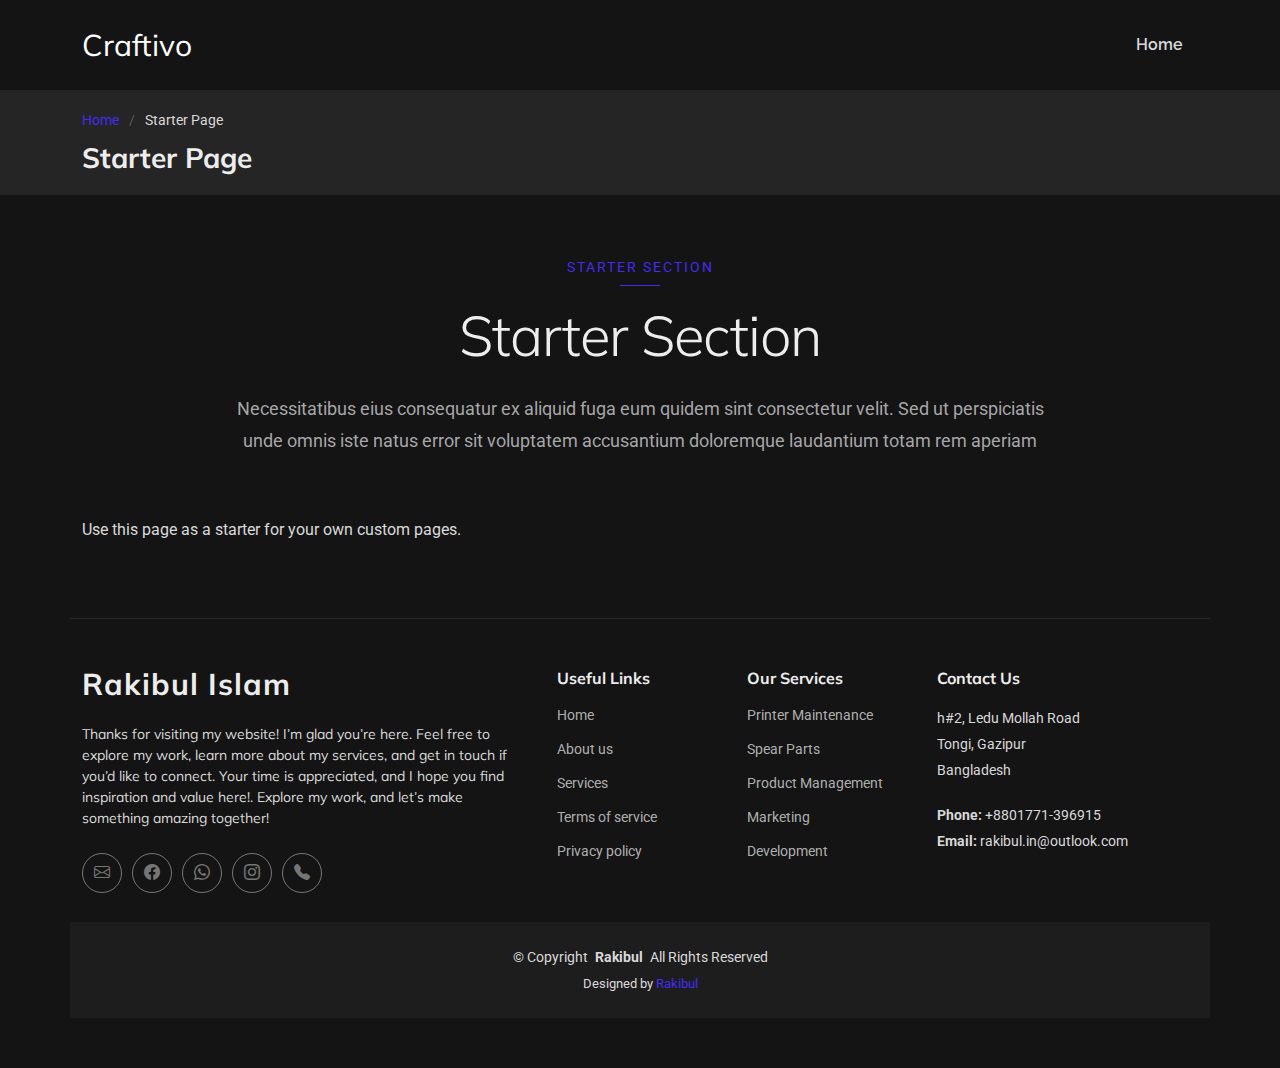
<file: starter-page.html>
<!DOCTYPE html>
<html lang="en">

<head>
  <meta charset="utf-8">
  <meta content="width=device-width, initial-scale=1.0" name="viewport">
  <title>Starter Page - Craftivo Bootstrap Template</title>
  <meta name="description" content="">
  <meta name="keywords" content="">

  <!-- Favicons -->
  <link href="assets/img/favicon.png" rel="icon">
  <link href="assets/img/apple-touch-icon.png" rel="apple-touch-icon">

  <!-- Fonts -->
  <link href="https://fonts.googleapis.com" rel="preconnect">
  <link href="https://fonts.gstatic.com" rel="preconnect" crossorigin>
  <link href="https://fonts.googleapis.com/css2?family=Roboto:ital,wght@0,100;0,300;0,400;0,500;0,700;0,900;1,100;1,300;1,400;1,500;1,700;1,900&family=Raleway:ital,wght@0,100;0,200;0,300;0,400;0,500;0,600;0,700;0,800;0,900;1,100;1,200;1,300;1,400;1,500;1,600;1,700;1,800;1,900&family=Mulish:ital,wght@0,200;0,300;0,400;0,500;0,600;0,700;0,800;0,900;1,200;1,300;1,400;1,500;1,600;1,700;1,800;1,900&display=swap" rel="stylesheet">

  <!-- Vendor CSS Files -->
  <link href="assets/vendor/bootstrap/css/bootstrap.min.css" rel="stylesheet">
  <link href="assets/vendor/bootstrap-icons/bootstrap-icons.css" rel="stylesheet">
  <link href="assets/vendor/aos/aos.css" rel="stylesheet">
  <link href="assets/vendor/glightbox/css/glightbox.min.css" rel="stylesheet">
  <link href="assets/vendor/swiper/swiper-bundle.min.css" rel="stylesheet">

  <!-- Main CSS File -->
  <link href="assets/css/main.css" rel="stylesheet">

  <!-- =======================================================
  * Template Name: Craftivo
  * Template URL: https://bootstrapmade.com/craftivo-bootstrap-portfolio-template/
  * Updated: Oct 04 2025 with Bootstrap v5.3.8
  * Author: BootstrapMade.com
  * License: https://bootstrapmade.com/license/
  ======================================================== -->
</head>

<body class="starter-page-page">

  <header id="header" class="header d-flex align-items-center sticky-top">
    <div class="container-fluid container-xl position-relative d-flex align-items-center">

      <a href="index.html" class="logo d-flex align-items-center me-auto">
        <!-- Uncomment the line below if you also wish to use an image logo -->
        <!-- <img src="assets/img/logo.webp" alt=""> -->
        <h1 class="sitename">Craftivo</h1>
      </a>

      <nav id="navmenu" class="navmenu">
        <ul>
   <li><a href="index.html">Home</a></li>
            <ul> 
            </ul>
        </ul>
        <i class="mobile-nav-toggle d-xl-none bi bi-list"></i>
      </nav>

    </div>
  </header>

  <main class="main">

    <!-- Page Title -->
    <div class="page-title light-background">
      <div class="container">
        <nav class="breadcrumbs">
          <ol>
            <li><a href="index.html">Home</a></li>
            <li class="current">Starter Page</li>
          </ol>
        </nav>
        <h1>Starter Page</h1>
      </div>
    </div><!-- End Page Title -->

    <!-- Starter Section Section -->
    <section id="starter-section" class="starter-section section">

      <!-- Section Title -->
      <div class="container section-title" data-aos="fade-up">
        <span class="subtitle">Starter Section</span>
        <h2>Starter Section</h2>
        <p>Necessitatibus eius consequatur ex aliquid fuga eum quidem sint consectetur velit. Sed ut perspiciatis unde omnis iste natus error sit voluptatem accusantium doloremque laudantium totam rem aperiam</p>
      </div><!-- End Section Title -->

      <div class="container" data-aos="fade-up">
        <p>Use this page as a starter for your own custom pages.</p>
      </div>

    </section><!-- /Starter Section Section -->

  </main>

  <footer id="footer" class="footer">

    <div class="container footer-top">
      <div class="row gy-4">
        <div class="col-lg-5 col-md-12 footer-about">
          <a href="index.html" class="logo d-flex align-items-center">
            <span class="sitename">Rakibul Islam</span>
          </a>
          <p>Thanks for visiting my website! I’m glad you’re here. Feel free to explore my work, learn more about my services, and get in touch if you’d like to connect. Your time is appreciated, and I hope you find inspiration and value here!. Explore my work, and let’s make something amazing together!</p>
          <div class="social-links d-flex mt-4">
            <a href="mailto:rakibulislam935773@gmail.com"><i class="bi bi-envelope"></i></a>
              <a href="https://www.facebook.com/md.rakibul.islam.976864" target="_blank" rel="noopener noreferrer"><i class="bi bi-facebook"></i></a>
              <a href="https://wa.me/8801771396915" target="_blank" rel="noopener noreferrer"><i class="bi bi-whatsapp"></i></a>
              <a href="https://www.instagram.com/mdrakibul118?igsh=MWFwNG4wYTd4ejAzeg==" target="_blank" rel="noopener noreferrer"><i class="bi bi-instagram"></i></a>
              <a href="tel:+8801771-396915"><i class="bi bi-telephone-fill"></i></a>
          </div>
        </div>

        <div class="col-lg-2 col-6 footer-links">
          <h4>Useful Links</h4>
          <ul>
            <li><a href="index.html">Home</a></li>
            <li><a href="#">About us</a></li>
            <li><a href="#">Services</a></li>
            <li><a href="#">Terms of service</a></li>
            <li><a href="#">Privacy policy</a></li>
          </ul>
        </div>

        <div class="col-lg-2 col-6 footer-links">
          <h4>Our Services</h4>
          <ul>
            <li><a href="https://spslbd.com/">Printer Maintenance</a></li>
            <li><a href="#">Spear Parts</a></li>
            <li><a href="#">Product Management</a></li>
            <li><a href="#">Marketing</a></li>
            <li><a href="#">Development</a></li>
          </ul>
        </div>

        <div class="col-lg-3 col-md-12 footer-contact text-center text-md-start">
          <h4>Contact Us</h4>
          <p>h#2, Ledu Mollah Road</p>
          <p>Tongi, Gazipur</p>
          <p>Bangladesh</p>
          <p class="mt-4"><strong>Phone:</strong> <span>+8801771-396915</span></p>
          <p><strong>Email:</strong> <span>rakibul.in@outlook.com</span></p>
        </div>

      </div>
    </div>

    <div class="container copyright text-center mt-4">
      <p>© <span>Copyright</span> <strong class="px-1 sitename">Rakibul</strong> <span>All Rights Reserved</span></p>
      <div class="credits">
        <!-- All the links in the footer should remain intact. -->
        <!-- You can delete the links only if you've purchased the pro version. -->
        <!-- Licensing information: https://bootstrapmade.com/license/ -->
        <!-- Purchase the pro version with working PHP/AJAX contact form: [buy-url] -->
        Designed by <a href="index.html">Rakibul</a>
      </div>
    </div>

  </footer>

  <!-- Scroll Top -->
  <a href="#" id="scroll-top" class="scroll-top d-flex align-items-center justify-content-center"><i class="bi bi-arrow-up-short"></i></a>

  <!-- Preloader -->
  <div id="preloader"></div>

  <!-- Vendor JS Files -->
  <script src="assets/vendor/bootstrap/js/bootstrap.bundle.min.js"></script>
  <script src="assets/vendor/php-email-form/validate.js"></script>
  <script src="assets/vendor/aos/aos.js"></script>
  <script src="assets/vendor/typed.js/typed.umd.js"></script>
  <script src="assets/vendor/waypoints/noframework.waypoints.js"></script>
  <script src="assets/vendor/glightbox/js/glightbox.min.js"></script>
  <script src="assets/vendor/imagesloaded/imagesloaded.pkgd.min.js"></script>
  <script src="assets/vendor/isotope-layout/isotope.pkgd.min.js"></script>
  <script src="assets/vendor/swiper/swiper-bundle.min.js"></script>

  <!-- Main JS File -->
  <script src="assets/js/main.js"></script>

</body>

</html>
</file>
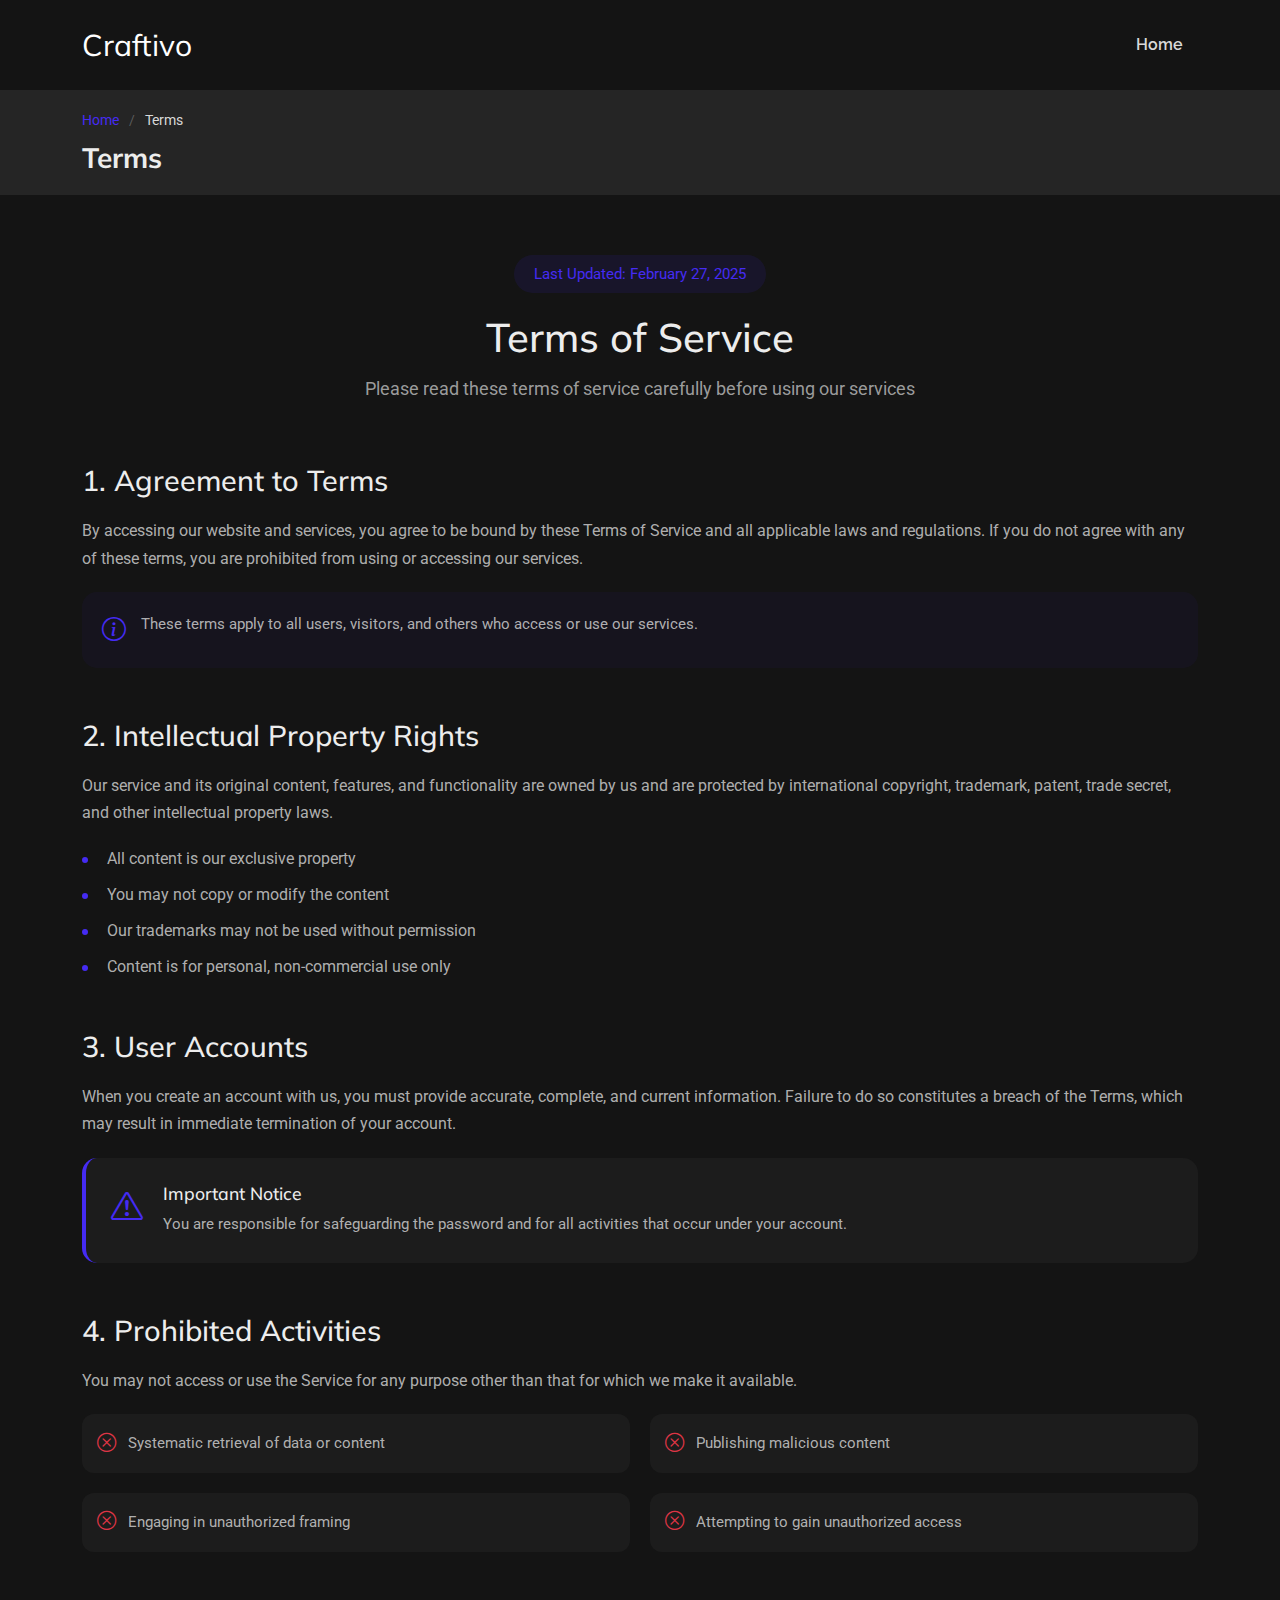
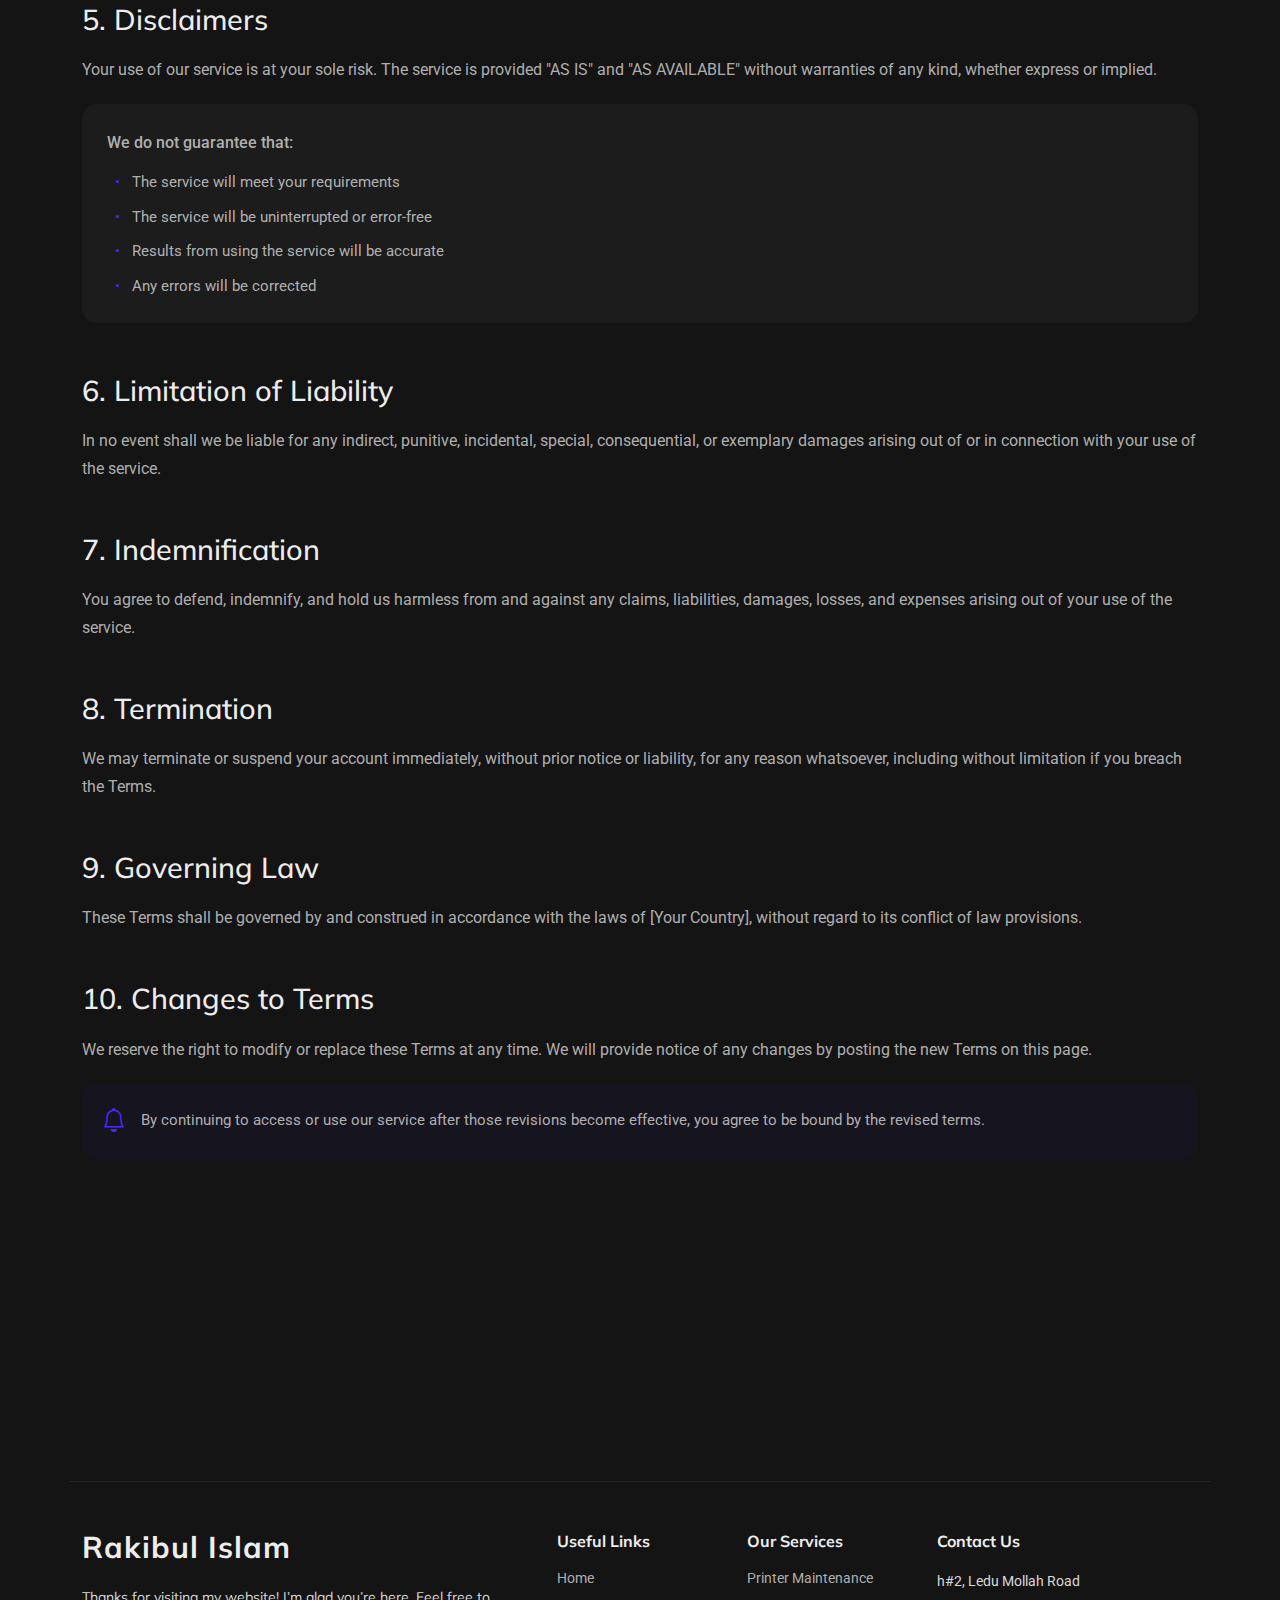
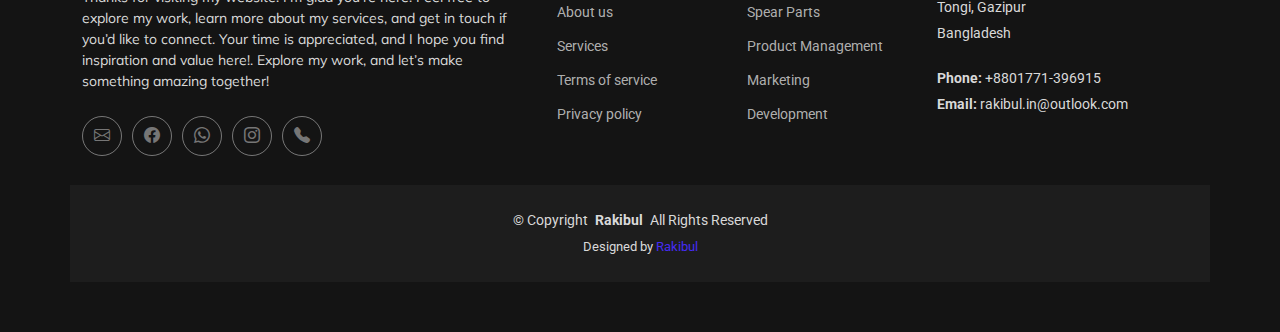
<file: terms.html>
<!DOCTYPE html>
<html lang="en">

<head>
  <meta charset="utf-8">
  <meta content="width=device-width, initial-scale=1.0" name="viewport">
  <title>Terms - Craftivo Bootstrap Template</title>
  <meta name="description" content="">
  <meta name="keywords" content="">

  <!-- Favicons -->
  <link href="assets/img/favicon.png" rel="icon">
  <link href="assets/img/apple-touch-icon.png" rel="apple-touch-icon">

  <!-- Fonts -->
  <link href="https://fonts.googleapis.com" rel="preconnect">
  <link href="https://fonts.gstatic.com" rel="preconnect" crossorigin>
  <link href="https://fonts.googleapis.com/css2?family=Roboto:ital,wght@0,100;0,300;0,400;0,500;0,700;0,900;1,100;1,300;1,400;1,500;1,700;1,900&family=Raleway:ital,wght@0,100;0,200;0,300;0,400;0,500;0,600;0,700;0,800;0,900;1,100;1,200;1,300;1,400;1,500;1,600;1,700;1,800;1,900&family=Mulish:ital,wght@0,200;0,300;0,400;0,500;0,600;0,700;0,800;0,900;1,200;1,300;1,400;1,500;1,600;1,700;1,800;1,900&display=swap" rel="stylesheet">

  <!-- Vendor CSS Files -->
  <link href="assets/vendor/bootstrap/css/bootstrap.min.css" rel="stylesheet">
  <link href="assets/vendor/bootstrap-icons/bootstrap-icons.css" rel="stylesheet">
  <link href="assets/vendor/aos/aos.css" rel="stylesheet">
  <link href="assets/vendor/glightbox/css/glightbox.min.css" rel="stylesheet">
  <link href="assets/vendor/swiper/swiper-bundle.min.css" rel="stylesheet">

  <!-- Main CSS File -->
  <link href="assets/css/main.css" rel="stylesheet">

  <!-- =======================================================
  * Template Name: Craftivo
  * Template URL: https://bootstrapmade.com/craftivo-bootstrap-portfolio-template/
  * Updated: Oct 04 2025 with Bootstrap v5.3.8
  * Author: BootstrapMade.com
  * License: https://bootstrapmade.com/license/
  ======================================================== -->
</head>

<body class="terms-page">

  <header id="header" class="header d-flex align-items-center sticky-top">
    <div class="container-fluid container-xl position-relative d-flex align-items-center">

      <a href="index.html" class="logo d-flex align-items-center me-auto">
        <!-- Uncomment the line below if you also wish to use an image logo -->
        <!-- <img src="assets/img/logo.webp" alt=""> -->
        <h1 class="sitename">Craftivo</h1>
      </a>

      <nav id="navmenu" class="navmenu">
        <ul>
         <li><a href="index.html">Home</a></li>
            <ul> 
            </ul>
        </ul>
        <i class="mobile-nav-toggle d-xl-none bi bi-list"></i>
      </nav>

    </div>
  </header>

  <main class="main">

    <!-- Page Title -->
    <div class="page-title light-background">
      <div class="container">
        <nav class="breadcrumbs">
          <ol>
            <li><a href="index.html">Home</a></li>
            <li class="current">Terms</li>
          </ol>
        </nav>
        <h1>Terms</h1>
      </div>
    </div><!-- End Page Title -->

    <!-- Terms Of Service Section -->
    <section id="terms-of-service" class="terms-of-service section">

      <div class="container" data-aos="fade-up">
        <!-- Page Header -->
        <div class="tos-header text-center" data-aos="fade-up">
          <span class="last-updated">Last Updated: February 27, 2025</span>
          <h2>Terms of Service</h2>
          <p>Please read these terms of service carefully before using our services</p>
        </div>

        <!-- Content -->
        <div class="tos-content" data-aos="fade-up" data-aos-delay="200">
          <!-- Agreement Section -->
          <div id="agreement" class="content-section">
            <h3>1. Agreement to Terms</h3>
            <p>By accessing our website and services, you agree to be bound by these Terms of Service and all applicable laws and regulations. If you do not agree with any of these terms, you are prohibited from using or accessing our services.</p>
            <div class="info-box">
              <i class="bi bi-info-circle"></i>
              <p>These terms apply to all users, visitors, and others who access or use our services.</p>
            </div>
          </div>

          <!-- Intellectual Property -->
          <div id="intellectual-property" class="content-section">
            <h3>2. Intellectual Property Rights</h3>
            <p>Our service and its original content, features, and functionality are owned by us and are protected by international copyright, trademark, patent, trade secret, and other intellectual property laws.</p>
            <ul class="list-items">
              <li>All content is our exclusive property</li>
              <li>You may not copy or modify the content</li>
              <li>Our trademarks may not be used without permission</li>
              <li>Content is for personal, non-commercial use only</li>
            </ul>
          </div>

          <!-- User Accounts -->
          <div id="user-accounts" class="content-section">
            <h3>3. User Accounts</h3>
            <p>When you create an account with us, you must provide accurate, complete, and current information. Failure to do so constitutes a breach of the Terms, which may result in immediate termination of your account.</p>
            <div class="alert-box">
              <i class="bi bi-exclamation-triangle"></i>
              <div class="alert-content">
                <h5>Important Notice</h5>
                <p>You are responsible for safeguarding the password and for all activities that occur under your account.</p>
              </div>
            </div>
          </div>

          <!-- Prohibited Activities -->
          <div id="prohibited" class="content-section">
            <h3>4. Prohibited Activities</h3>
            <p>You may not access or use the Service for any purpose other than that for which we make it available.</p>
            <div class="prohibited-list">
              <div class="prohibited-item">
                <i class="bi bi-x-circle"></i>
                <span>Systematic retrieval of data or content</span>
              </div>
              <div class="prohibited-item">
                <i class="bi bi-x-circle"></i>
                <span>Publishing malicious content</span>
              </div>
              <div class="prohibited-item">
                <i class="bi bi-x-circle"></i>
                <span>Engaging in unauthorized framing</span>
              </div>
              <div class="prohibited-item">
                <i class="bi bi-x-circle"></i>
                <span>Attempting to gain unauthorized access</span>
              </div>
            </div>
          </div>

          <!-- Disclaimers -->
          <div id="disclaimer" class="content-section">
            <h3>5. Disclaimers</h3>
            <p>Your use of our service is at your sole risk. The service is provided "AS IS" and "AS AVAILABLE" without warranties of any kind, whether express or implied.</p>
            <div class="disclaimer-box">
              <p>We do not guarantee that:</p>
              <ul>
                <li>The service will meet your requirements</li>
                <li>The service will be uninterrupted or error-free</li>
                <li>Results from using the service will be accurate</li>
                <li>Any errors will be corrected</li>
              </ul>
            </div>
          </div>

          <!-- Limitation of Liability -->
          <div id="limitation" class="content-section">
            <h3>6. Limitation of Liability</h3>
            <p>In no event shall we be liable for any indirect, punitive, incidental, special, consequential, or exemplary damages arising out of or in connection with your use of the service.</p>
          </div>

          <!-- Indemnification -->
          <div id="indemnification" class="content-section">
            <h3>7. Indemnification</h3>
            <p>You agree to defend, indemnify, and hold us harmless from and against any claims, liabilities, damages, losses, and expenses arising out of your use of the service.</p>
          </div>

          <!-- Termination -->
          <div id="termination" class="content-section">
            <h3>8. Termination</h3>
            <p>We may terminate or suspend your account immediately, without prior notice or liability, for any reason whatsoever, including without limitation if you breach the Terms.</p>
          </div>

          <!-- Governing Law -->
          <div id="governing-law" class="content-section">
            <h3>9. Governing Law</h3>
            <p>These Terms shall be governed by and construed in accordance with the laws of [Your Country], without regard to its conflict of law provisions.</p>
          </div>

          <!-- Changes -->
          <div id="changes" class="content-section">
            <h3>10. Changes to Terms</h3>
            <p>We reserve the right to modify or replace these Terms at any time. We will provide notice of any changes by posting the new Terms on this page.</p>
            <div class="notice-box">
              <i class="bi bi-bell"></i>
              <p>By continuing to access or use our service after those revisions become effective, you agree to be bound by the revised terms.</p>
            </div>
          </div>
        </div>

        <!-- Contact Section -->
        <div class="tos-contact" data-aos="fade-up" data-aos-delay="300">
          <div class="contact-box">
            <div class="contact-icon">
              <i class="bi bi-envelope"></i>
            </div>
            <div class="contact-content">
              <h4>Questions About Terms?</h4>
              <p>If you have any questions about these Terms, please contact us.</p>
              <a href="#" class="contact-link">Contact Support</a>
            </div>
          </div>
        </div>
      </div>

    </section><!-- /Terms Of Service Section -->

  </main>

 <footer id="footer" class="footer">

    <div class="container footer-top">
      <div class="row gy-4">
        <div class="col-lg-5 col-md-12 footer-about">
          <a href="index.html" class="logo d-flex align-items-center">
            <span class="sitename">Rakibul Islam</span>
          </a>
          <p>Thanks for visiting my website! I’m glad you’re here. Feel free to explore my work, learn more about my services, and get in touch if you’d like to connect. Your time is appreciated, and I hope you find inspiration and value here!. Explore my work, and let’s make something amazing together!</p>
          <div class="social-links d-flex mt-4">
            <a href="mailto:rakibulislam935773@gmail.com"><i class="bi bi-envelope"></i></a>
              <a href="https://www.facebook.com/md.rakibul.islam.976864" target="_blank" rel="noopener noreferrer"><i class="bi bi-facebook"></i></a>
              <a href="https://wa.me/8801771396915" target="_blank" rel="noopener noreferrer"><i class="bi bi-whatsapp"></i></a>
              <a href="https://www.instagram.com/mdrakibul118?igsh=MWFwNG4wYTd4ejAzeg==" target="_blank" rel="noopener noreferrer"><i class="bi bi-instagram"></i></a>
              <a href="tel:+8801771-396915"><i class="bi bi-telephone-fill"></i></a>
          </div>
        </div>

        <div class="col-lg-2 col-6 footer-links">
          <h4>Useful Links</h4>
          <ul>
            <li><a href="index.html">Home</a></li>
            <li><a href="#">About us</a></li>
            <li><a href="#">Services</a></li>
            <li><a href="#">Terms of service</a></li>
            <li><a href="#">Privacy policy</a></li>
          </ul>
        </div>

        <div class="col-lg-2 col-6 footer-links">
          <h4>Our Services</h4>
          <ul>
            <li><a href="https://spslbd.com/">Printer Maintenance</a></li>
            <li><a href="#">Spear Parts</a></li>
            <li><a href="#">Product Management</a></li>
            <li><a href="#">Marketing</a></li>
            <li><a href="#">Development</a></li>
          </ul>
        </div>

        <div class="col-lg-3 col-md-12 footer-contact text-center text-md-start">
          <h4>Contact Us</h4>
          <p>h#2, Ledu Mollah Road</p>
          <p>Tongi, Gazipur</p>
          <p>Bangladesh</p>
          <p class="mt-4"><strong>Phone:</strong> <span>+8801771-396915</span></p>
          <p><strong>Email:</strong> <span>rakibul.in@outlook.com</span></p>
        </div>

      </div>
    </div>

    <div class="container copyright text-center mt-4">
      <p>© <span>Copyright</span> <strong class="px-1 sitename">Rakibul</strong> <span>All Rights Reserved</span></p>
      <div class="credits">
        <!-- All the links in the footer should remain intact. -->
        <!-- You can delete the links only if you've purchased the pro version. -->
        <!-- Licensing information: https://bootstrapmade.com/license/ -->
        <!-- Purchase the pro version with working PHP/AJAX contact form: [buy-url] -->
        Designed by <a href="index.html">Rakibul</a>
      </div>
    </div>

  </footer>

  <!-- Scroll Top -->
  <a href="#" id="scroll-top" class="scroll-top d-flex align-items-center justify-content-center"><i class="bi bi-arrow-up-short"></i></a>

  <!-- Preloader -->
  <div id="preloader"></div>

  <!-- Vendor JS Files -->
  <script src="assets/vendor/bootstrap/js/bootstrap.bundle.min.js"></script>
  <script src="assets/vendor/php-email-form/validate.js"></script>
  <script src="assets/vendor/aos/aos.js"></script>
  <script src="assets/vendor/typed.js/typed.umd.js"></script>
  <script src="assets/vendor/waypoints/noframework.waypoints.js"></script>
  <script src="assets/vendor/glightbox/js/glightbox.min.js"></script>
  <script src="assets/vendor/imagesloaded/imagesloaded.pkgd.min.js"></script>
  <script src="assets/vendor/isotope-layout/isotope.pkgd.min.js"></script>
  <script src="assets/vendor/swiper/swiper-bundle.min.js"></script>

  <!-- Main JS File -->
  <script src="assets/js/main.js"></script>

</body>

</html>
</file>
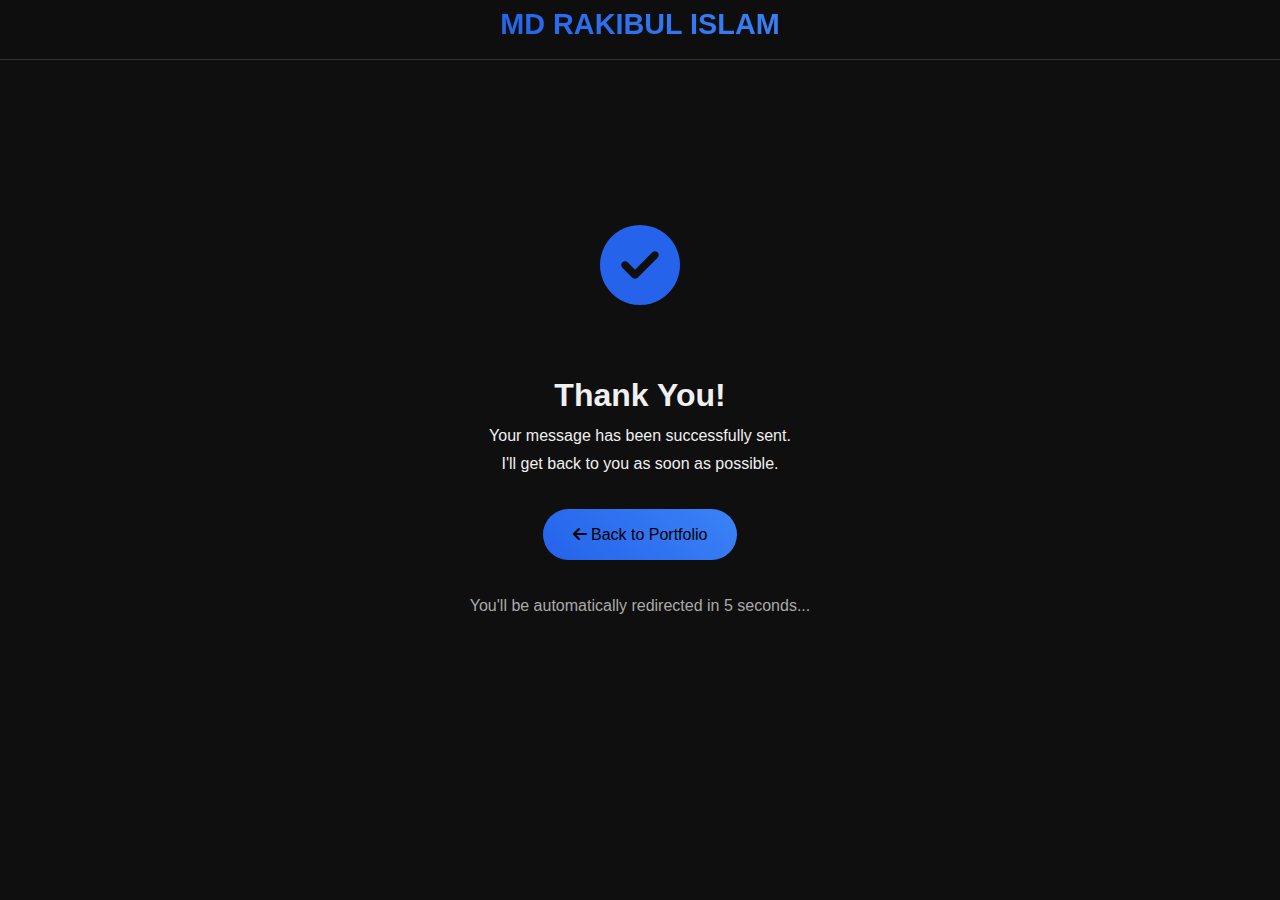
<file: thank-you.html>
<!DOCTYPE html>
<html lang="en">
<head>
    <meta charset="UTF-8">
    <meta name="viewport" content="width=device-width, initial-scale=1.0">
    <title>Thank You | MD Rakibul Islam</title>
    <link rel="stylesheet" href="css/style.css">
    <link rel="stylesheet" href="https://cdnjs.cloudflare.com/ajax/libs/font-awesome/6.4.0/css/all.min.css">
    <style>
        .thank-you-container {
            max-width: 600px;
            margin: 0 auto;
            text-align: center;
            padding: 100px 20px;
        }
        
        .checkmark {
            color: var(--accent);
            font-size: 5rem;
            margin-bottom: 2rem;
            animation: bounce 1s ease infinite alternate;
        }
        
        .return-btn {
            display: inline-block;
            margin-top: 2rem;
            padding: 12px 30px;
            background: linear-gradient(45deg, var(--accent), var(--accent-light));
            color: rgb(0, 0, 0);
            border-radius: 30px;
            text-decoration: none;
            transition: all 0.3s;
        }
        
        @keyframes bounce {
            to { transform: translateY(-15px); }
        }
    </style>
</head>
<body>
    <nav>
        <div class="container nav-container">
            <div class="logo">MD RAKIBUL ISLAM</div>
        </div>
    </nav>

    <section>
        <div class="container thank-you-container">
            <div class="checkmark">
                <i class="fas fa-check-circle"></i>
            </div>
            <h1>Thank You!</h1>
            <p>Your message has been successfully sent.</p>
            <p>I'll get back to you as soon as possible.</p>
            <a href="index.html" class="return-btn">
                <i class="fas fa-arrow-left"></i> Back to Portfolio
            </a>
            <p class="redirect-message" style="margin-top: 2rem; color: var(--text-dim);">
                You'll be automatically redirected in <span id="countdown">5</span> seconds...
            </p>
        </div>
    </section>

    <script>
        let seconds = 5;
        const countdownEl = document.getElementById('countdown');
        
        const timer = setInterval(() => {
            seconds--;
            countdownEl.textContent = seconds;
            
            if (seconds <= 0) {
                clearInterval(timer);
                window.location.href = "https://rakibulinfo.github.io/";
            }
        }, 1000);
    </script>
</body>
</html>
</file>
<file: css/style.css>
/* ===== Base Styles ===== */
.education-link {
    color: inherit;
    text-decoration: none;
}

.education-link:hover {
    color: #0000ff;
    transition: color 0.3s ease;
}

.education-link:active {
    color: #0000cc;
}
:root {
    --dark-bg: #0f0f0f;
    --darker-bg: #080808;
    --accent: #2563eb;
    --accent-light: #3b82f6;
    --text: #f0f0f0;
    --text-dim: #aaaaaa;
    --box-shadow: 0 10px 20px rgba(0, 0, 0, 0.5);
    --border: 1px solid #333;
    --gradient: linear-gradient(135deg, var(--accent), var(--accent-light));
    --transition: all 0.3s ease;
}

* {
    margin: 0;
    padding: 0;
    box-sizing: border-box;
    font-family: 'Poppins', sans-serif;
}

body {
    background-color: var(--dark-bg);
    color: var(--text);
    overflow-x: hidden;
    line-height: 1.7;
}

.container {
    width: 90%;
    max-width: 1200px;
    margin: 0 auto;
    padding: 0 20px;
}

section {
    padding: 100px 0;
    position: relative;
}

h1, h2, h3 {
    font-weight: 700;
}

h2 {
    font-size: 2.5rem;
    margin-bottom: 50px;
    position: relative;
    display: inline-block;
}

h2::after {
    content: '';
    position: absolute;
    bottom: -10px;
    left: 0;
    width: 60px;
    height: 4px;
    background: var(--accent);
    border-radius: 2px;
}

/* ===== Floating Profile Picture ===== */
.profile-float {
    position: fixed;
    top: 100px;
    right: 50px;
    width: 120px;
    height: 120px;
    border-radius: 50%;
    border: 3px solid var(--accent);
    box-shadow: 0 0 30px rgba(110, 69, 226, 0.5);
    overflow: hidden;
    z-index: 1000;
    animation: float 6s ease-in-out infinite;
}

.profile-float img {
    width: 100%;
    height: 100%;
    object-fit: cover;
}

@keyframes float {
    0%, 100% { transform: translateY(0); }
    50% { transform: translateY(-20px); }
}

/* ===== Navigation ===== */
nav {
    position: fixed;
    top: 0;
    left: 0;
    width: 100%;
    height: 60px;
    background: rgba(15, 15, 15, 0.95);
    backdrop-filter: blur(10px);
    z-index: 1000;
    border-bottom: var(--border);
    padding: 0 20px;
}

.nav-container {
    display: flex;
    justify-content: center;
    align-items: center;
    padding: 0 10px;
    gap: 20px;
}

/* Mobile Navigation */
@media screen and (max-width: 768px) {
    .nav-container {
        flex-direction: row;
        justify-content: center;
        align-items: center;
        padding: 0 10px;
        gap: 20px;
    }

    .logo {
        flex: 0 0 auto;
    }

    .mobile-menu-btn {
        flex: 0 0 auto;
        margin-left: 10px;
    }

    .nav-links {
        display: none;
        position: absolute;
        top: 100%;
        left: 0;
        width: 100%;
        background: rgba(15, 15, 15, 0.95);
        flex-direction: column;
        align-items: center;
        padding: 20px 0;
    }

    .nav-links.active {
        display: flex;
    }

    .nav-links li {
        margin: 10px 0;
        width: 100%;
    }

    .nav-links a {
        padding: 10px 20px;
        width: 100%;
        text-align: center;
    }

    .mobile-menu-btn {
        display: block;
        cursor: pointer;
        padding: 10px;
        background: rgba(255, 255, 255, 0.1);
        border-radius: 5px;
        transition: background-color 0.3s;
    }

    .mobile-menu-btn:hover {
        background: rgba(255, 255, 255, 0.2);
    }

    .mobile-menu-btn i {
        font-size: 24px;
        color: var(--text);
    }
}

.logo {
    font-size: 1.8rem;
    font-weight: 700;
    background: linear-gradient(45deg, var(--accent), var(--accent-light));
    -webkit-background-clip: text;
    background-clip: text;
    color: transparent;
}

.nav-links {
    display: flex;
    list-style: none;
}

.nav-links li {
    margin-left: 30px;
}

.nav-links a {
    color: var(--text);
    text-decoration: none;
    font-weight: 500;
    position: relative;
    padding: 5px 0;
    transition: color 0.3s;
}

.nav-links a::after {
    content: '';
    position: absolute;
    bottom: 0;
    left: 0;
    width: 0;
    height: 2px;
    background: var(--accent);
    transition: width 0.3s;
}

.nav-links a:hover {
    color: var(--accent-light);
}

.nav-links a:hover::after {
    width: 100%;
}

/* Mobile Navigation */
@media screen and (max-width: 768px) {
    .nav-container {
        flex-direction: row;
        justify-content: center;
        align-items: center;
        padding: 0 10px;
        gap: 20px;
    }

    .logo {
        flex: 0 0 auto;
    }

    .mobile-menu-btn {
        flex: 0 0 auto;
        display: flex;
        align-items: center;
        justify-content: center;
        cursor: pointer;
        padding: 0;
        background: rgba(255, 255, 255, 0.1);
        border-radius: 5px;
        transition: background-color 0.3s;
        width: 40px;
        height: 40px;
    }

    .mobile-menu-btn:hover {
        background: rgba(255, 255, 255, 0.2);
    }

    .mobile-menu-btn i {
        font-size: 24px;
        color: var(--text);
    }

    .nav-links {
        display: none;
        position: absolute;
        top: 100%;
        left: 0;
        width: 100%;
        background: rgba(15, 15, 15, 0.95);
        flex-direction: column;
        align-items: center;
        padding: 20px 0;
    }

    .nav-links.active {
        display: flex;
    }

    .nav-links li {
        margin: 10px 0;
    }

    .nav-links a {
        padding: 10px 20px;
    }
}

/* ===== Hero Section ===== */
#home {
    height: 100vh;
    display: flex;
    align-items: center;
    background: linear-gradient(135deg, rgba(15, 15, 15, 0.9), rgba(30, 30, 30, 0.7)), 
                url('../assets/background.jpg') no-repeat center center/cover;
    position: relative;
    overflow: hidden;
}

#home::before {
    content: '';
    position: absolute;
    top: 0;
    left: 0;
    width: 100%;
    height: 100%;
    background: radial-gradient(circle at 70% 30%, rgba(110, 69, 226, 0.2), transparent 70%);
}

.hero-content {
    max-width: 600px;
    position: relative;
    z-index: 1;
}

.hero-content h1 {
    font-size: 3.5rem;
    margin-bottom: 20px;
    line-height: 1.2;
}

.hero-content h1 span {
    background: linear-gradient(45deg, var(--accent), var(--accent-light));
    -webkit-background-clip: text;
    background-clip: text;
    color: transparent;
}

.hero-content p {
    font-size: 1.2rem;
    margin-bottom: 30px;
    color: var(--text-dim);
}

.btn {
    display: inline-block;
    padding: 12px 30px;
    background: linear-gradient(45deg, var(--accent), var(--accent-light));
    color: white;
    border: none;
    border-radius: 30px;
    font-weight: 600;
    text-decoration: none;
    cursor: pointer;
    transition: all 0.3s;
    box-shadow: 0 5px 15px rgba(110, 69, 226, 0.4);
}

.btn:hover {
    transform: translateY(-3px);
    box-shadow: 0 8px 20px rgba(110, 69, 226, 0.6);
}

/* ===== Boxy Sections ===== */
.box {
    background: var(--darker-bg);
    border: var(--border);
    border-radius: 10px;
    padding: 30px;
    margin-bottom: 30px;
    box-shadow: var(--box-shadow);
    transition: all 0.3s;
    position: relative;
    overflow: hidden;
}

.box:hover {
    transform: translateY(-10px);
    border-color: var(--accent);
}

.box::before {
    content: '';
    position: absolute;
    top: 0;
    left: 0;
    width: 4px;
    height: 100%;
    background: linear-gradient(to bottom, var(--accent), var(--accent-light));
    transition: width 0.3s;
}

.box:hover::before {
    width: 8px;
}

/* ===== About Section ===== */
#about .grid {
    display: grid;
    grid-template-columns: repeat(auto-fit, minmax(300px, 1fr));
    gap: 30px;
}

.personal-info li {
    margin-bottom: 10px;
    list-style: none;
    display: flex;
}

.personal-info li strong {
    min-width: 150px;
    display: inline-block;
    color: var(--accent-light);
}

/* ===== Skills Section ===== */
.skills-container {
    display: grid;
    grid-template-columns: repeat(auto-fit, minmax(250px, 1fr));
    gap: 20px;
}

.skill-item {
    margin-bottom: 20px;
}

.skill-name {
    display: flex;
    justify-content: space-between;
    margin-bottom: 10px;
}

.skill-bar {
    height: 8px;
    background: #333;
    border-radius: 4px;
    overflow: hidden;
}

.skill-progress {
    height: 100%;
    background: linear-gradient(90deg, var(--accent), var(--accent-light));
    border-radius: 4px;
    transition: width 1.5s ease;
}

/* ===== Form Styles ===== */
.form-group {
    margin-bottom: 20px;
}

.form-group input,
.form-group textarea {
    width: 100%;
    padding: 12px 15px;
    background: #1a1a1a;
    border: var(--border);
    border-radius: 5px;
    color: var(--text);
    font-size: 1rem;
}

.form-group textarea {
    min-height: 150px;
    resize: vertical;
}

/* ===== Footer ===== */
.footer {
    background: var(--darker-bg);
    padding: 50px 0;
    text-align: center;
    border-top: var(--border);
}

.social-icons {
    display: flex;
    justify-content: center;
    gap: 20px;
    margin-bottom: 20px;
}

.social-icons a {
    color: var(--text);
    font-size: 1.2rem;
    width: 40px;
    height: 40px;
    border-radius: 50%;
    display: flex;
    align-items: center;
    justify-content: center;
    transition: all 0.3s;
}

.social-icons a:hover {
    background: var(--accent);
    transform: translateY(-3px);
}

.copyright {
    color: var(--text-dim);
    font-size: 0.9rem;
}

/* ===== Animations ===== */
@keyframes fadeIn {
    from { opacity: 0; transform: translateY(20px); }
    to { opacity: 1; transform: translateY(0); }
}

.animate {
    opacity: 0;
    transform: translateY(20px);
    transition: opacity 0.6s, transform 0.6s;
}

.animate.show {
    opacity: 1;
    transform: translateY(0);
}

.delay-1 { transition-delay: 0.2s; }
.delay-2 { transition-delay: 0.4s; }
.delay-3 { transition-delay: 0.6s; }

/* ===== Responsive Design ===== */
@media (max-width: 768px) {
    .profile-float {
        width: 80px;
        height: 80px;
        right: 20px;
        top: 80px;
    }

    .nav-links {
        display: none;
    }

    .hero-content h1 {
        font-size: 2.5rem;
    }
    
    h2 {
        font-size: 2rem;
    }
    
    .box {
        padding: 20px;
    }
}
</file>
<file: assets/css/main.css>
/**
* Template Name: Craftivo
* Template URL: https://bootstrapmade.com/craftivo-bootstrap-portfolio-template/
* Updated: Oct 04 2025 with Bootstrap v5.3.8
* Author: BootstrapMade.com
* License: https://bootstrapmade.com/license/
*/

@charset "UTF-8";

/*--------------------------------------------------------------
# Font & Color Variables
# Help: https://bootstrapmade.com/color-system/
--------------------------------------------------------------*/
/* Fonts */
:root {
  --default-font: "Roboto",  system-ui, -apple-system, "Segoe UI", Roboto, "Helvetica Neue", Arial, "Noto Sans", "Liberation Sans", sans-serif, "Apple Color Emoji", "Segoe UI Emoji", "Segoe UI Symbol", "Noto Color Emoji";
  --heading-font: "Mulish",  sans-serif;
  --nav-font: "Raleway",  sans-serif;
}

/* Global Colors - The following color variables are used throughout the website. Updating them here will change the color scheme of the entire website */
:root { 
  --background-color: #141414; /* Background color for the entire website, including individual sections */
  --default-color: #d9d9d9; /* Default color used for the majority of the text content across the entire website */
  --heading-color: #ededed; /* Color for headings, subheadings and title throughout the website */
  --accent-color: #452bf3; /* Accent color that represents your brand on the website. It's used for buttons, links, and other elements that need to stand out */
  --surface-color: #1c1c1c; /* The surface color is used as a background of boxed elements within sections, such as cards, icon boxes, or other elements that require a visual separation from the global background. */
  --contrast-color: #ffffff; /* Contrast color for text, ensuring readability against backgrounds of accent, heading, or default colors. */
}

/* Nav Menu Colors - The following color variables are used specifically for the navigation menu. They are separate from the global colors to allow for more customization options */
:root {
  --nav-color: #d9d9d9;  /* The default color of the main navmenu links */
  --nav-hover-color: #ff4d4f; /* Applied to main navmenu links when they are hovered over or active */
  --nav-mobile-background-color: #2e2e2e; /* Used as the background color for mobile navigation menu */
  --nav-dropdown-background-color: #2e2e2e; /* Used as the background color for dropdown items that appear when hovering over primary navigation items */
  --nav-dropdown-color: #d9d9d9; /* Used for navigation links of the dropdown items in the navigation menu. */
  --nav-dropdown-hover-color: #ff4d4f; /* Similar to --nav-hover-color, this color is applied to dropdown navigation links when they are hovered over. */
}

/* Color Presets - These classes override global colors when applied to any section or element, providing reuse of the sam color scheme. */

.light-background {
  --background-color: rgba(41, 41, 41, 0.8);
  --surface-color: #484848;
}

.dark-background {
  --background-color: #060606;
  --default-color: #ffffff;
  --heading-color: #ffffff;
  --surface-color: #252525;
  --contrast-color: #ffffff;
}

/* Smooth scroll */
:root {
  scroll-behavior: smooth;
}

/*--------------------------------------------------------------
# General Styling & Shared Classes
--------------------------------------------------------------*/
body {
  color: var(--default-color);
  background-color: var(--background-color);
  font-family: var(--default-font);
}

a {
  color: var(--accent-color);
  text-decoration: none;
  transition: 0.3s;
}

a:hover {
  color: color-mix(in srgb, var(--accent-color), transparent 25%);
  text-decoration: none;
}

h1,
h2,
h3,
h4,
h5,
h6 {
  color: var(--heading-color);
  font-family: var(--heading-font);
}

/* PHP Email Form Messages
------------------------------*/
.php-email-form .error-message {
  display: none;
  background: #df1529;
  color: #ffffff;
  text-align: left;
  padding: 15px;
  margin-bottom: 24px;
  font-weight: 600;
}

.php-email-form .sent-message {
  display: none;
  color: #ffffff;
  background: #059652;
  text-align: center;
  padding: 15px;
  margin-bottom: 24px;
  font-weight: 600;
}

.php-email-form .loading {
  display: none;
  background: var(--surface-color);
  text-align: center;
  padding: 15px;
  margin-bottom: 24px;
}

.php-email-form .loading:before {
  content: "";
  display: inline-block;
  border-radius: 50%;
  width: 24px;
  height: 24px;
  margin: 0 10px -6px 0;
  border: 3px solid var(--accent-color);
  border-top-color: var(--surface-color);
  animation: php-email-form-loading 1s linear infinite;
}

@keyframes php-email-form-loading {
  0% {
    transform: rotate(0deg);
  }

  100% {
    transform: rotate(360deg);
  }
}

/*--------------------------------------------------------------
# Global Header
--------------------------------------------------------------*/
.header {
  --heading-color: #ffffff;
  color: var(--default-color);
  background-color: var(--background-color);
  padding: 15px 0;
  transition: all 0.5s;
  z-index: 997;
}

.header .logo {
  line-height: 1;
}

.header .logo img {
  max-height: 36px;
  margin-right: 8px;
}

.header .logo h1 {
  font-size: 30px;
  margin: 0;
  font-weight: 400;
  color: var(--heading-color);
}

.header .btn-getstarted,
.header .btn-getstarted:focus {
  color: var(--contrast-color);
  background: var(--accent-color);
  font-size: 15px;
  padding: 8px 25px;
  margin: 0 0 0 30px;
  border-radius: 50px;
  transition: 0.3s;
}

.header .btn-getstarted:hover,
.header .btn-getstarted:focus:hover {
  color: var(--contrast-color);
  background: color-mix(in srgb, var(--accent-color), transparent 15%);
}

@media (max-width: 1200px) {
  .header .logo {
    order: 1;
  }

  .header .btn-getstarted {
    order: 2;
    margin: 0 15px 0 0;
    padding: 6px 15px;
  }

  .header .navmenu {
    order: 3;
  }
}

.scrolled .header {
  box-shadow: 0px 0 18px rgba(0, 0, 0, 0.1);
}

/* Global Header on Scroll
------------------------------*/
.scrolled .header {
  --background-color: rgba(20, 20, 20, 0.8);
}

/* Index Page Header
------------------------------*/
.index-page .header {
  --background-color: rgba(255, 255, 255, 0);
}

/* Index Page Header on Scroll
------------------------------*/
.index-page.scrolled .header {
  --background-color: rgba(20, 20, 20, 0.8);
}

/*--------------------------------------------------------------
# Navigation Menu
--------------------------------------------------------------*/
/* Navmenu - Desktop */
@media (min-width: 1200px) {
  .navmenu {
    padding: 0;
  }

  .navmenu ul {
    margin: 0;
    padding: 0;
    display: flex;
    list-style: none;
    align-items: center;
  }

  .navmenu li {
    position: relative;
  }

  .navmenu a,
  .navmenu a:focus {
    color: var(--nav-color);
    padding: 18px 15px;
    font-size: 16px;
    font-family: var(--nav-font);
    font-weight: 600;
    display: flex;
    align-items: center;
    justify-content: space-between;
    white-space: nowrap;
    transition: 0.3s;
  }

  .navmenu a i,
  .navmenu a:focus i {
    font-size: 12px;
    line-height: 0;
    margin-left: 5px;
    transition: 0.3s;
  }

  .navmenu li:last-child a {
    padding-right: 0;
  }

  .navmenu li:hover>a,
  .navmenu .active,
  .navmenu .active:focus {
    color: var(--nav-hover-color);
  }

  .navmenu .dropdown ul {
    margin: 0;
    padding: 10px 0;
    background: var(--nav-dropdown-background-color);
    display: block;
    position: absolute;
    visibility: hidden;
    left: 14px;
    top: 130%;
    opacity: 0;
    transition: 0.3s;
    border-radius: 4px;
    z-index: 99;
    box-shadow: 0px 0px 30px rgba(0, 0, 0, 0.1);
  }

  .navmenu .dropdown ul li {
    min-width: 200px;
  }

  .navmenu .dropdown ul a {
    padding: 10px 20px;
    font-size: 15px;
    text-transform: none;
    color: var(--nav-dropdown-color);
  }

  .navmenu .dropdown ul a i {
    font-size: 12px;
  }

  .navmenu .dropdown ul a:hover,
  .navmenu .dropdown ul .active:hover,
  .navmenu .dropdown ul li:hover>a {
    color: var(--nav-dropdown-hover-color);
  }

  .navmenu .dropdown:hover>ul {
    opacity: 1;
    top: 100%;
    visibility: visible;
  }

  .navmenu .dropdown .dropdown ul {
    top: 0;
    left: -90%;
    visibility: hidden;
  }

  .navmenu .dropdown .dropdown:hover>ul {
    opacity: 1;
    top: 0;
    left: -100%;
    visibility: visible;
  }
}

/* Navmenu - Mobile */
@media (max-width: 1199px) {
  .mobile-nav-toggle {
    color: var(--nav-color);
    font-size: 28px;
    line-height: 0;
    margin-right: 10px;
    cursor: pointer;
    transition: color 0.3s;
  }

  .navmenu {
    padding: 0;
    z-index: 9997;
  }

  .navmenu ul {
    display: none;
    list-style: none;
    position: absolute;
    inset: 60px 20px 20px 20px;
    padding: 10px 0;
    margin: 0;
    border-radius: 6px;
    background-color: var(--nav-mobile-background-color);
    overflow-y: auto;
    transition: 0.3s;
    z-index: 9998;
    box-shadow: 0px 0px 30px rgba(0, 0, 0, 0.1);
  }

  .navmenu a,
  .navmenu a:focus {
    color: var(--nav-dropdown-color);
    padding: 10px 20px;
    font-family: var(--nav-font);
    font-size: 17px;
    font-weight: 500;
    display: flex;
    align-items: center;
    justify-content: space-between;
    white-space: nowrap;
    transition: 0.3s;
  }

  .navmenu a i,
  .navmenu a:focus i {
    font-size: 12px;
    line-height: 0;
    margin-left: 5px;
    width: 30px;
    height: 30px;
    display: flex;
    align-items: center;
    justify-content: center;
    border-radius: 50%;
    transition: 0.3s;
    background-color: color-mix(in srgb, var(--accent-color), transparent 90%);
  }

  .navmenu a i:hover,
  .navmenu a:focus i:hover {
    background-color: var(--accent-color);
    color: var(--contrast-color);
  }

  .navmenu a:hover,
  .navmenu .active,
  .navmenu .active:focus {
    color: var(--nav-dropdown-hover-color);
  }

  .navmenu .active i,
  .navmenu .active:focus i {
    background-color: var(--accent-color);
    color: var(--contrast-color);
    transform: rotate(180deg);
  }

  .navmenu .dropdown ul {
    position: static;
    display: none;
    z-index: 99;
    padding: 10px 0;
    margin: 10px 20px;
    background-color: var(--nav-dropdown-background-color);
    border: 1px solid color-mix(in srgb, var(--default-color), transparent 90%);
    box-shadow: none;
    transition: all 0.5s ease-in-out;
  }

  .navmenu .dropdown ul ul {
    background-color: rgba(33, 37, 41, 0.1);
  }

  .navmenu .dropdown>.dropdown-active {
    display: block;
    background-color: rgba(33, 37, 41, 0.03);
  }

  .mobile-nav-active {
    overflow: hidden;
  }

  .mobile-nav-active .mobile-nav-toggle {
    color: #fff;
    position: absolute;
    font-size: 32px;
    top: 15px;
    right: 15px;
    margin-right: 0;
    z-index: 9999;
  }

  .mobile-nav-active .navmenu {
    position: fixed;
    overflow: hidden;
    inset: 0;
    background: rgba(33, 37, 41, 0.8);
    transition: 0.3s;
  }

  .mobile-nav-active .navmenu>ul {
    display: block;
  }
}

/*--------------------------------------------------------------
# Global Footer
--------------------------------------------------------------*/
.footer {
  color: var(--default-color);
  background-color: var(--background-color);
  font-size: 14px;
  padding-bottom: 50px;
  position: relative;
}

.footer .footer-top {
  padding-top: 50px;
  border-top: 1px solid color-mix(in srgb, var(--default-color), transparent 90%);
}

.footer .footer-about .logo {
  line-height: 1;
  margin-bottom: 25px;
}

.footer .footer-about .logo img {
  max-height: 40px;
  margin-right: 6px;
}

.footer .footer-about .logo span {
  color: var(--heading-color);
  font-size: 30px;
  font-weight: 700;
  letter-spacing: 1px;
  font-family: var(--heading-font);
}

.footer .footer-about p {
  font-size: 14px;
  font-family: var(--heading-font);
}

.footer .social-links a {
  display: flex;
  align-items: center;
  justify-content: center;
  width: 40px;
  height: 40px;
  border-radius: 50%;
  border: 1px solid color-mix(in srgb, var(--default-color), transparent 50%);
  font-size: 16px;
  color: color-mix(in srgb, var(--default-color), transparent 50%);
  margin-right: 10px;
  transition: 0.3s;
}

.footer .social-links a:hover {
  color: var(--accent-color);
  border-color: var(--accent-color);
}

.footer h4 {
  font-size: 16px;
  font-weight: bold;
  position: relative;
  padding-bottom: 12px;
}

.footer .footer-links {
  margin-bottom: 30px;
}

.footer .footer-links ul {
  list-style: none;
  padding: 0;
  margin: 0;
}

.footer .footer-links ul i {
  padding-right: 2px;
  font-size: 12px;
  line-height: 0;
}

.footer .footer-links ul li {
  padding: 10px 0;
  display: flex;
  align-items: center;
}

.footer .footer-links ul li:first-child {
  padding-top: 0;
}

.footer .footer-links ul a {
  color: color-mix(in srgb, var(--default-color), transparent 20%);
  display: inline-block;
  line-height: 1;
}

.footer .footer-links ul a:hover {
  color: var(--accent-color);
}

.footer .footer-contact p {
  margin-bottom: 5px;
}

.footer .copyright {
  padding-top: 25px;
  padding-bottom: 25px;
  background-color: color-mix(in srgb, var(--default-color), transparent 95%);
}

.footer .copyright p {
  margin-bottom: 0;
}

.footer .credits {
  margin-top: 6px;
  font-size: 13px;
}

/*--------------------------------------------------------------
# Preloader
--------------------------------------------------------------*/
#preloader {
  position: fixed;
  inset: 0;
  z-index: 999999;
  overflow: hidden;
  background: var(--background-color);
  transition: all 0.6s ease-out;
}

#preloader:before {
  content: "";
  position: fixed;
  top: calc(50% - 30px);
  left: calc(50% - 30px);
  border: 6px solid #ffffff;
  border-color: var(--accent-color) transparent var(--accent-color) transparent;
  border-radius: 50%;
  width: 60px;
  height: 60px;
  animation: animate-preloader 1.5s linear infinite;
}

@keyframes animate-preloader {
  0% {
    transform: rotate(0deg);
  }

  100% {
    transform: rotate(360deg);
  }
}

/*--------------------------------------------------------------
# Scroll Top Button
--------------------------------------------------------------*/
.scroll-top {
  position: fixed;
  visibility: hidden;
  opacity: 0;
  right: 15px;
  bottom: 15px;
  z-index: 99999;
  background-color: var(--accent-color);
  width: 40px;
  height: 40px;
  border-radius: 4px;
  transition: all 0.4s;
}

.scroll-top i {
  font-size: 24px;
  color: var(--contrast-color);
  line-height: 0;
}

.scroll-top:hover {
  background-color: color-mix(in srgb, var(--accent-color), transparent 20%);
  color: var(--contrast-color);
}

.scroll-top.active {
  visibility: visible;
  opacity: 1;
}

/*--------------------------------------------------------------
# Disable aos animation delay on mobile devices
--------------------------------------------------------------*/
@media screen and (max-width: 768px) {
  [data-aos-delay] {
    transition-delay: 0 !important;
  }
}

/*--------------------------------------------------------------
# Global Page Titles & Breadcrumbs
--------------------------------------------------------------*/
.page-title {
  color: var(--default-color);
  background-color: var(--background-color);
  padding: 20px 0;
  position: relative;
}

.page-title h1 {
  font-size: 28px;
  font-weight: 700;
  margin: 0;
}

.page-title .breadcrumbs ol {
  display: flex;
  flex-wrap: wrap;
  list-style: none;
  padding: 0 0 10px 0;
  margin: 0;
  font-size: 14px;
  font-weight: 400;
}

.page-title .breadcrumbs ol li+li {
  padding-left: 10px;
}

.page-title .breadcrumbs ol li+li::before {
  content: "/";
  display: inline-block;
  padding-right: 10px;
  color: color-mix(in srgb, var(--default-color), transparent 70%);
}

/*--------------------------------------------------------------
# Global Sections
--------------------------------------------------------------*/
section,
.section {
  color: var(--default-color);
  background-color: var(--background-color);
  padding: 60px 0;
  scroll-margin-top: 90px;
  overflow: clip;
}

@media (max-width: 1199px) {

  section,
  .section {
    scroll-margin-top: 66px;
  }
}

/*--------------------------------------------------------------
# Global Section Titles
--------------------------------------------------------------*/
.section-title {
  text-align: center;
  padding-bottom: 60px;
  position: relative;
}

.section-title h2 {
  font-size: 3.5rem;
  font-weight: 300;
  line-height: 1.2;
  color: var(--heading-color);
  margin-bottom: 1.5rem;
  letter-spacing: -1px;
}

@media (max-width: 768px) {
  .section-title h2 {
    font-size: 2.5rem;
  }
}

.section-title .subtitle {
  display: inline-block;
  font-size: 0.875rem;
  font-weight: 400;
  color: var(--accent-color);
  text-transform: uppercase;
  letter-spacing: 2px;
  margin-bottom: 1.5rem;
  position: relative;
}

.section-title .subtitle::after {
  content: "";
  position: absolute;
  bottom: -8px;
  left: 50%;
  transform: translateX(-50%);
  width: 40px;
  height: 1px;
  background: var(--accent-color);
}

.section-title p {
  font-size: 1.125rem;
  line-height: 1.8;
  color: color-mix(in srgb, var(--default-color), transparent 25%);
  max-width: 900px;
  margin: 0 auto;
  text-wrap: balance;
}

/*--------------------------------------------------------------
# Hero Section
--------------------------------------------------------------*/
.hero {
  padding-top: 80px;
  min-height: 100vh;
  position: relative;
  display: flex;
  align-items: center;
  justify-content: center;
  overflow: hidden;
  padding-bottom: 80px;
}

.hero img {
  position: absolute;
  inset: 0;
  display: block;
  width: 100%;
  height: 100%;
  object-fit: cover;
  z-index: 1;
}

.hero:before {
  content: "";
  background: color-mix(in srgb, var(--background-color), transparent 30%);
  position: absolute;
  inset: 0;
  z-index: 2;
  border-radius: 0;
}

.hero .container {
  position: relative;
  z-index: 3;
}

.hero h2 {
  margin: 0;
  font-size: 48px;
  font-weight: 700;
}

.hero p {
  margin: 10px 0 0 0;
  font-size: 24px;
  color: color-mix(in srgb, var(--default-color), transparent 20%);
}

.hero p span {
  color: var(--accent-color);
  letter-spacing: 1px;
  border-bottom: 2px solid var(--accent-color);
}

.hero .social-links {
  margin-top: 30px;
  display: flex;
  justify-content: center;
  gap: 15px;
}

.hero .social-links a {
  display: flex;
  align-items: center;
  justify-content: center;
  width: 50px;
  height: 50px;
  border-radius: 50%;
  background: color-mix(in srgb, var(--default-color), transparent 92%);
  color: var(--default-color);
  font-size: 20px;
  transition: 0.3s;
}

.hero .social-links a:hover {
  background: var(--accent-color);
  color: var(--contrast-color);
  transform: translateY(-3px);
}

@media (max-width: 768px) {
  .hero h2 {
    font-size: 32px;
  }

  .hero p {
    font-size: 20px;
  }
}

/*--------------------------------------------------------------
# About Section
--------------------------------------------------------------*/
.about {
  overflow: hidden;
  position: relative;
}

.about::before {
  content: "";
  position: absolute;
  top: -50%;
  right: -20%;
  width: 800px;
  height: 800px;
  background: radial-gradient(circle, color-mix(in srgb, var(--accent-color), transparent 85%) 0%, transparent 70%);
  border-radius: 50%;
  z-index: 0;
  pointer-events: none;
}

.about .container {
  position: relative;
  z-index: 1;
}

.about .profile-card {
  background: var(--surface-color);
  border-radius: 24px;
  padding: 40px;
  box-shadow: 0 8px 30px rgba(0, 0, 0, 0.08);
  position: sticky;
  top: 100px;
}

.about .profile-card .profile-header {
  text-align: center;
  padding-bottom: 30px;
  border-bottom: 1px solid color-mix(in srgb, var(--default-color), transparent 90%);
}

.about .profile-card .profile-header .profile-avatar {
  width: 140px;
  height: 140px;
  margin: 0 auto 24px;
  position: relative;
  border-radius: 50%;
  padding: 6px;
  background: linear-gradient(135deg, var(--accent-color), color-mix(in srgb, var(--accent-color), #ff6b9d 50%));
}

.about .profile-card .profile-header .profile-avatar img {
  width: 100%;
  height: 100%;
  object-fit: cover;
  border-radius: 50%;
  border: 4px solid var(--surface-color);
}

.about .profile-card .profile-header .profile-avatar .status-indicator {
  position: absolute;
  bottom: 8px;
  right: 8px;
  width: 24px;
  height: 24px;
  background: #10b981;
  border: 4px solid var(--surface-color);
  border-radius: 50%;
  animation: pulse 2s infinite;
}

.about .profile-card .profile-header h3 {
  font-size: 24px;
  font-weight: 700;
  margin-bottom: 8px;
  color: var(--heading-color);
}

.about .profile-card .profile-header .role {
  display: inline-block;
  font-size: 15px;
  color: var(--accent-color);
  font-weight: 500;
  margin-bottom: 16px;
}

.about .profile-card .profile-header .rating {
  display: flex;
  align-items: center;
  justify-content: center;
  gap: 4px;
  margin-top: 12px;
}

.about .profile-card .profile-header .rating i {
  color: #fbbf24;
  font-size: 16px;
}

.about .profile-card .profile-header .rating span {
  margin-left: 8px;
  font-weight: 600;
  color: var(--default-color);
  font-size: 15px;
}

.about .profile-card .profile-stats {
  display: grid;
  grid-template-columns: repeat(3, 1fr);
  gap: 20px;
  padding: 30px 0;
  border-bottom: 1px solid color-mix(in srgb, var(--default-color), transparent 90%);
}

.about .profile-card .profile-stats .stat-item {
  text-align: center;
}

.about .profile-card .profile-stats .stat-item h4 {
  font-size: 28px;
  font-weight: 700;
  color: var(--accent-color);
  margin-bottom: 6px;
}

.about .profile-card .profile-stats .stat-item p {
  font-size: 13px;
  color: color-mix(in srgb, var(--default-color), transparent 30%);
  text-transform: uppercase;
  letter-spacing: 0.5px;
  margin: 0;
}

.about .profile-card .profile-actions {
  display: flex;
  flex-direction: column;
  gap: 12px;
  padding: 30px 0;
  border-bottom: 1px solid color-mix(in srgb, var(--default-color), transparent 90%);
}

.about .profile-card .profile-actions a {
  display: flex;
  align-items: center;
  justify-content: center;
  gap: 10px;
  padding: 14px 24px;
  border-radius: 12px;
  font-weight: 600;
  font-size: 15px;
  text-decoration: none;
  transition: all 0.3s ease;
}

.about .profile-card .profile-actions a.btn-primary {
  background: var(--accent-color);
  color: var(--contrast-color);
}

.about .profile-card .profile-actions a.btn-primary:hover {
  background: color-mix(in srgb, var(--accent-color), #000 15%);
  transform: translateY(-2px);
  box-shadow: 0 6px 20px rgba(0, 0, 0, 0.15);
}

.about .profile-card .profile-actions a.btn-secondary {
  background: color-mix(in srgb, var(--accent-color), transparent 90%);
  color: var(--accent-color);
}

.about .profile-card .profile-actions a.btn-secondary:hover {
  background: color-mix(in srgb, var(--accent-color), transparent 85%);
}

.about .profile-card .profile-actions a i {
  font-size: 18px;
}

.about .profile-card .social-connect {
  display: flex;
  justify-content: center;
  gap: 12px;
  padding-top: 30px;
}

.about .profile-card .social-connect a {
  width: 44px;
  height: 44px;
  display: flex;
  align-items: center;
  justify-content: center;
  background: color-mix(in srgb, var(--default-color), transparent 94%);
  border-radius: 12px;
  color: var(--default-color);
  font-size: 18px;
  transition: all 0.3s ease;
}

.about .profile-card .social-connect a:hover {
  background: var(--accent-color);
  color: var(--contrast-color);
  transform: translateY(-3px);
}

.about .content-wrapper .bio-section {
  margin-bottom: 50px;
}

.about .content-wrapper .bio-section .section-tag {
  display: inline-block;
  padding: 6px 16px;
  background: color-mix(in srgb, var(--accent-color), transparent 90%);
  color: var(--accent-color);
  border-radius: 20px;
  font-size: 13px;
  font-weight: 600;
  text-transform: uppercase;
  letter-spacing: 0.5px;
  margin-bottom: 16px;
}

.about .content-wrapper .bio-section h2 {
  font-size: 36px;
  font-weight: 700;
  color: var(--heading-color);
  margin-bottom: 24px;
  line-height: 1.2;
}

.about .content-wrapper .bio-section p {
  font-size: 16px;
  line-height: 1.8;
  color: var(--default-color);
  margin-bottom: 16px;
}

.about .content-wrapper .bio-section p:last-child {
  margin-bottom: 0;
}

.about .content-wrapper .details-grid {
  display: grid;
  grid-template-columns: repeat(2, 1fr);
  gap: 24px;
  margin-bottom: 50px;
}

.about .content-wrapper .details-grid .detail-item {
  display: flex;
  align-items: center;
  gap: 16px;
  padding: 24px;
  background: var(--surface-color);
  border-radius: 16px;
  border: 1px solid color-mix(in srgb, var(--default-color), transparent 92%);
  transition: all 0.3s ease;
}

.about .content-wrapper .details-grid .detail-item:hover {
  border-color: var(--accent-color);
  transform: translateY(-3px);
  box-shadow: 0 8px 24px rgba(0, 0, 0, 0.08);
}

.about .content-wrapper .details-grid .detail-item i {
  font-size: 28px;
  color: var(--accent-color);
  flex-shrink: 0;
}

.about .content-wrapper .details-grid .detail-item .detail-content span {
  display: block;
  font-size: 13px;
  color: color-mix(in srgb, var(--default-color), transparent 40%);
  text-transform: uppercase;
  letter-spacing: 0.5px;
  margin-bottom: 4px;
}

.about .content-wrapper .details-grid .detail-item .detail-content strong {
  display: block;
  font-size: 16px;
  color: var(--heading-color);
  font-weight: 600;
}

.about .content-wrapper .skills-showcase .section-tag {
  display: inline-block;
  padding: 6px 16px;
  background: color-mix(in srgb, var(--accent-color), transparent 90%);
  color: var(--accent-color);
  border-radius: 20px;
  font-size: 13px;
  font-weight: 600;
  text-transform: uppercase;
  letter-spacing: 0.5px;
  margin-bottom: 16px;
}

.about .content-wrapper .skills-showcase h3 {
  font-size: 28px;
  font-weight: 700;
  color: var(--heading-color);
  margin-bottom: 32px;
}

.about .content-wrapper .skills-showcase .skills-list .skill-item {
  margin-bottom: 28px;
}

.about .content-wrapper .skills-showcase .skills-list .skill-item .skill-info {
  display: flex;
  justify-content: space-between;
  align-items: center;
  margin-bottom: 10px;
}

.about .content-wrapper .skills-showcase .skills-list .skill-item .skill-info .skill-name {
  font-size: 15px;
  font-weight: 600;
  color: var(--heading-color);
}

.about .content-wrapper .skills-showcase .skills-list .skill-item .skill-info .skill-percent {
  font-size: 15px;
  font-weight: 700;
  color: var(--accent-color);
}

.about .content-wrapper .skills-showcase .skills-list .skill-item .progress {
  height: 10px;
  border-radius: 10px;
  background: color-mix(in srgb, var(--default-color), transparent 94%);
  overflow: hidden;
}

.about .content-wrapper .skills-showcase .skills-list .skill-item .progress .progress-bar {
  width: 0;
  height: 100%;
  background: linear-gradient(90deg, var(--accent-color), color-mix(in srgb, var(--accent-color), #ff6b9d 50%));
  border-radius: 10px;
  transition: width 1.5s cubic-bezier(0.65, 0, 0.35, 1);
  position: relative;
}

.about .content-wrapper .skills-showcase .skills-list .skill-item .progress .progress-bar::after {
  content: "";
  position: absolute;
  top: 0;
  left: 0;
  right: 0;
  bottom: 0;
  background: linear-gradient(90deg, transparent, rgba(255, 255, 255, 0.4), transparent);
  animation: shimmer 2s infinite;
}

@keyframes pulse {

  0%,
  100% {
    opacity: 1;
  }

  50% {
    opacity: 0.6;
  }
}

@keyframes shimmer {
  0% {
    transform: translateX(-100%);
  }

  100% {
    transform: translateX(100%);
  }
}

@media (max-width: 992px) {
  .about .profile-card {
    position: static;
    margin-bottom: 40px;
  }

  .about .content-wrapper .bio-section h2 {
    font-size: 30px;
  }

  .about .content-wrapper .details-grid {
    grid-template-columns: 1fr;
  }

  .about .content-wrapper .skills-showcase h3 {
    font-size: 24px;
  }
}

@media (max-width: 576px) {
  .about .profile-card {
    padding: 30px 20px;
  }

  .about .profile-card .profile-header .profile-avatar {
    width: 120px;
    height: 120px;
  }

  .about .profile-card .profile-stats {
    grid-template-columns: repeat(3, 1fr);
    gap: 16px;
  }

  .about .profile-card .profile-stats .stat-item h4 {
    font-size: 24px;
  }

  .about .content-wrapper .bio-section h2 {
    font-size: 26px;
  }

  .about .content-wrapper .details-grid .detail-item {
    padding: 18px;
  }

  .about .content-wrapper .details-grid .detail-item i {
    font-size: 24px;
  }
}

/*--------------------------------------------------------------
# Resume Section
--------------------------------------------------------------*/
.resume .section-header {
  margin-bottom: 2.5rem;
}

.resume .section-header .header-content .section-badge {
  display: inline-block;
  background: linear-gradient(135deg, var(--accent-color), color-mix(in srgb, var(--accent-color), #6c5ce7 20%));
  color: var(--contrast-color);
  padding: 0.5rem 1.2rem;
  border-radius: 25px;
  font-size: 0.85rem;
  font-weight: 600;
  text-transform: uppercase;
  letter-spacing: 0.1em;
  margin-bottom: 1rem;
}

.resume .section-header .header-content h2 {
  font-size: 2.2rem;
  font-weight: 700;
  color: var(--heading-color);
  margin-bottom: 1rem;
  line-height: 1.2;
  letter-spacing: -0.02em;
}

.resume .section-header .header-content p {
  font-size: 1rem;
  line-height: 1.7;
  color: color-mix(in srgb, var(--default-color), transparent 35%);
  margin: 0;
}

.resume .experience-section .experience-cards {
  display: flex;
  flex-direction: column;
  gap: 1.5rem;
}

.resume .experience-section .experience-cards .exp-card {
  background: var(--surface-color);
  border-radius: 16px;
  padding: 2rem;
  border: 2px solid color-mix(in srgb, var(--default-color), transparent 95%);
  transition: all 0.3s ease;
  position: relative;
  overflow: hidden;
}

.resume .experience-section .experience-cards .exp-card::before {
  content: "";
  position: absolute;
  top: 0;
  left: 0;
  right: 0;
  height: 4px;
  background: linear-gradient(90deg, transparent, var(--accent-color), transparent);
  transform: translateX(-100%);
  transition: transform 0.3s ease;
}

.resume .experience-section .experience-cards .exp-card:hover {
  transform: translateY(-5px);
  border-color: color-mix(in srgb, var(--accent-color), transparent 80%);
  box-shadow: 0 15px 45px color-mix(in srgb, var(--default-color), transparent 85%);
}

.resume .experience-section .experience-cards .exp-card:hover::before {
  transform: translateX(0);
}

.resume .experience-section .experience-cards .exp-card.featured {
  border-color: color-mix(in srgb, var(--accent-color), transparent 70%);
  background: linear-gradient(135deg, var(--surface-color), color-mix(in srgb, var(--accent-color), transparent 95%));
}

.resume .experience-section .experience-cards .exp-card.featured::before {
  background: linear-gradient(90deg, var(--accent-color), color-mix(in srgb, var(--accent-color), #6c5ce7 20%), var(--accent-color));
}

.resume .experience-section .experience-cards .exp-card .card-header {
  display: flex;
  justify-content: space-between;
  align-items: center;
  margin-bottom: 1.5rem;
}

.resume .experience-section .experience-cards .exp-card .card-header .company-logo {
  width: 50px;
  height: 50px;
  background: linear-gradient(135deg, var(--accent-color), color-mix(in srgb, var(--accent-color), #6c5ce7 20%));
  border-radius: 12px;
  display: flex;
  align-items: center;
  justify-content: center;
}

.resume .experience-section .experience-cards .exp-card .card-header .company-logo i {
  font-size: 1.3rem;
  color: var(--contrast-color);
}

.resume .experience-section .experience-cards .exp-card .card-header .period-badge {
  background: color-mix(in srgb, var(--accent-color), transparent 85%);
  color: var(--accent-color);
  padding: 0.4rem 1rem;
  border-radius: 20px;
  font-size: 0.8rem;
  font-weight: 600;
  text-transform: uppercase;
  letter-spacing: 0.05em;
}

.resume .experience-section .experience-cards .exp-card .card-body h3 {
  font-size: 1.4rem;
  font-weight: 600;
  color: var(--heading-color);
  margin-bottom: 0.5rem;
  letter-spacing: -0.01em;
}

.resume .experience-section .experience-cards .exp-card .card-body .company-name {
  font-size: 1rem;
  color: color-mix(in srgb, var(--default-color), transparent 25%);
  font-weight: 500;
  margin-bottom: 0.3rem;
}

.resume .experience-section .experience-cards .exp-card .card-body .duration {
  display: inline-block;
  font-size: 0.9rem;
  color: var(--accent-color);
  font-weight: 600;
  background: color-mix(in srgb, var(--accent-color), transparent 90%);
  padding: 0.2rem 0.8rem;
  border-radius: 12px;
  margin-bottom: 1rem;
}

.resume .experience-section .experience-cards .exp-card .card-body .description {
  font-size: 0.95rem;
  line-height: 1.6;
  color: color-mix(in srgb, var(--default-color), transparent 35%);
  margin-bottom: 1.5rem;
}

.resume .experience-section .experience-cards .exp-card .card-body .skills-tags {
  display: flex;
  flex-wrap: wrap;
  gap: 0.5rem;
}

.resume .experience-section .experience-cards .exp-card .card-body .skills-tags .skill-tag {
  background: color-mix(in srgb, var(--accent-color), transparent 92%);
  color: var(--accent-color);
  padding: 0.3rem 0.8rem;
  border-radius: 15px;
  font-size: 0.8rem;
  font-weight: 500;
  border: 1px solid color-mix(in srgb, var(--accent-color), transparent 85%);
}

.resume .education-section .education-timeline .timeline-track {
  position: relative;
  padding-left: 2.5rem;
}

.resume .education-section .education-timeline .timeline-track::before {
  content: "";
  position: absolute;
  left: 10px;
  top: 0;
  bottom: 0;
  width: 2px;
  background: linear-gradient(180deg, var(--accent-color), color-mix(in srgb, var(--accent-color), transparent 50%));
}

.resume .education-section .education-timeline .timeline-track .timeline-item {
  position: relative;
  margin-bottom: 3rem;
}

.resume .education-section .education-timeline .timeline-track .timeline-item:last-child {
  margin-bottom: 0;
}

.resume .education-section .education-timeline .timeline-track .timeline-item .timeline-marker {
  position: absolute;
  left: -3.5rem;
  top: 0;
  width: 50px;
  height: 50px;
  background: linear-gradient(135deg, var(--accent-color), color-mix(in srgb, var(--accent-color), #6c5ce7 20%));
  border-radius: 50%;
  display: flex;
  align-items: center;
  justify-content: center;
  border: 4px solid var(--background-color);
  box-shadow: 0 0 0 3px color-mix(in srgb, var(--accent-color), transparent 80%);
}

.resume .education-section .education-timeline .timeline-track .timeline-item .timeline-marker i {
  font-size: 1.2rem;
  color: var(--contrast-color);
}

.resume .education-section .education-timeline .timeline-track .timeline-item .timeline-content {
  background: var(--surface-color);
  padding: 1.8rem;
  border-radius: 12px;
  border: 1px solid color-mix(in srgb, var(--default-color), transparent 95%);
  transition: all 0.3s ease;
}

.resume .education-section .education-timeline .timeline-track .timeline-item .timeline-content:hover {
  transform: translateX(5px);
  border-color: color-mix(in srgb, var(--accent-color), transparent 80%);
  box-shadow: 0 10px 30px color-mix(in srgb, var(--default-color), transparent 90%);
}

.resume .education-section .education-timeline .timeline-track .timeline-item .timeline-content .education-meta {
  display: flex;
  justify-content: space-between;
  align-items: center;
  margin-bottom: 1rem;
}

.resume .education-section .education-timeline .timeline-track .timeline-item .timeline-content .education-meta .year-range {
  font-size: 0.9rem;
  color: var(--accent-color);
  font-weight: 600;
  background: color-mix(in srgb, var(--accent-color), transparent 90%);
  padding: 0.3rem 0.8rem;
  border-radius: 15px;
}

.resume .education-section .education-timeline .timeline-track .timeline-item .timeline-content .education-meta .degree-level {
  font-size: 0.8rem;
  color: color-mix(in srgb, var(--default-color), transparent 40%);
  text-transform: uppercase;
  font-weight: 600;
  letter-spacing: 0.1em;
}

.resume .education-section .education-timeline .timeline-track .timeline-item .timeline-content h4 {
  font-size: 1.3rem;
  font-weight: 600;
  color: var(--heading-color);
  margin-bottom: 0.5rem;
  letter-spacing: -0.01em;
}

.resume .education-section .education-timeline .timeline-track .timeline-item .timeline-content .institution {
  font-size: 1rem;
  color: color-mix(in srgb, var(--default-color), transparent 25%);
  font-weight: 500;
  margin-bottom: 1rem;
}

.resume .education-section .education-timeline .timeline-track .timeline-item .timeline-content .description {
  font-size: 0.95rem;
  line-height: 1.6;
  color: color-mix(in srgb, var(--default-color), transparent 35%);
  margin-bottom: 1.2rem;
}

.resume .education-section .education-timeline .timeline-track .timeline-item .timeline-content .achievement {
  display: flex;
  align-items: center;
  gap: 0.5rem;
  background: color-mix(in srgb, var(--accent-color), transparent 92%);
  padding: 0.6rem 1rem;
  border-radius: 8px;
  border-left: 3px solid var(--accent-color);
}

.resume .education-section .education-timeline .timeline-track .timeline-item .timeline-content .achievement i {
  color: var(--accent-color);
  font-size: 1rem;
}

.resume .education-section .education-timeline .timeline-track .timeline-item .timeline-content .achievement span {
  font-size: 0.9rem;
  font-weight: 600;
  color: var(--accent-color);
}

.resume .education-section .education-timeline .timeline-track .timeline-item .timeline-content .certifications-list .cert-item {
  display: flex;
  justify-content: space-between;
  align-items: center;
  padding: 0.8rem 0;
  border-bottom: 1px solid color-mix(in srgb, var(--default-color), transparent 95%);
}

.resume .education-section .education-timeline .timeline-track .timeline-item .timeline-content .certifications-list .cert-item:last-child {
  border-bottom: none;
}

.resume .education-section .education-timeline .timeline-track .timeline-item .timeline-content .certifications-list .cert-item .cert-name {
  font-size: 0.9rem;
  color: var(--heading-color);
  font-weight: 500;
}

.resume .education-section .education-timeline .timeline-track .timeline-item .timeline-content .certifications-list .cert-item .cert-year {
  font-size: 0.8rem;
  color: var(--accent-color);
  font-weight: 600;
  background: color-mix(in srgb, var(--accent-color), transparent 90%);
  padding: 0.2rem 0.6rem;
  border-radius: 10px;
}

@media (max-width: 992px) {
  .resume .section-header {
    margin-bottom: 2rem;
  }

  .resume .section-header .header-content h2 {
    font-size: 2rem;
  }

  .resume .experience-section {
    margin-bottom: 3rem;
  }

  .resume .education-timeline .timeline-track .timeline-item .timeline-marker {
    width: 45px;
    height: 45px;
  }
}

@media (max-width: 768px) {
  .resume .section-header .header-content {
    text-align: center;
  }

  .resume .section-header .header-content h2 {
    font-size: 1.8rem;
  }

  .resume .experience-section .experience-cards .exp-card {
    padding: 1.5rem;
  }

  .resume .experience-section .experience-cards .exp-card .card-header .company-logo {
    width: 45px;
    height: 45px;
  }

  .resume .experience-section .experience-cards .exp-card .card-header .company-logo i {
    font-size: 1.2rem;
  }

  .resume .education-section .education-timeline .timeline-track {
    padding-left: 2rem;
  }

  .resume .education-section .education-timeline .timeline-track::before {
    left: 20px;
  }

  .resume .education-section .education-timeline .timeline-track .timeline-item .timeline-marker {
    left: -2.3rem;
    width: 40px;
    height: 40px;
  }

  .resume .education-section .education-timeline .timeline-track .timeline-item .timeline-marker i {
    font-size: 1rem;
  }

  .resume .education-section .education-timeline .timeline-track .timeline-item .timeline-content {
    padding: 1.5rem;
  }
}

@media (max-width: 576px) {
  .resume .section-header .header-content .section-badge {
    font-size: 0.8rem;
    padding: 0.4rem 1rem;
  }

  .resume .section-header .header-content h2 {
    font-size: 1.6rem;
  }

  .resume .experience-section .experience-cards .exp-card {
    padding: 1.2rem;
  }

  .resume .experience-section .experience-cards .exp-card .card-header {
    flex-direction: column;
    gap: 1rem;
    text-align: center;
  }

  .resume .education-section .education-timeline .timeline-track .timeline-item .timeline-content {
    padding: 1.2rem;
  }

  .resume .education-section .education-timeline .timeline-track .timeline-item .timeline-content .education-meta {
    flex-direction: column;
    gap: 0.5rem;
    align-items: flex-start;
  }

  .resume .education-section .education-timeline .timeline-track .timeline-item .timeline-content .certifications-list .cert-item {
    flex-direction: column;
    align-items: flex-start;
    gap: 0.3rem;
  }
}

/*--------------------------------------------------------------
# Services Section
--------------------------------------------------------------*/
.services .service-item {
  background: var(--surface-color);
  border: 2px solid color-mix(in srgb, var(--default-color), transparent 90%);
  border-radius: 16px;
  padding: 35px 25px;
  text-align: center;
  height: 100%;
  transition: all 0.3s ease;
  position: relative;
  overflow: hidden;
}

.services .service-item::before {
  content: "";
  position: absolute;
  top: 0;
  left: 0;
  width: 100%;
  height: 4px;
  background: linear-gradient(90deg, var(--accent-color), color-mix(in srgb, var(--accent-color), transparent 50%));
  transform: scaleX(0);
  transform-origin: left;
  transition: transform 0.3s ease;
}

.services .service-item:hover {
  border-color: var(--accent-color);
  transform: translateY(-5px);
  box-shadow: 0 15px 35px rgba(0, 0, 0, 0.1);
}

.services .service-item:hover::before {
  transform: scaleX(1);
}

.services .service-item:hover .icon-wrapper {
  background: var(--accent-color);
  color: var(--contrast-color);
  transform: rotate(5deg) scale(1.05);
}

.services .service-item:hover .read-more {
  color: var(--accent-color);
}

.services .service-item:hover .read-more i {
  transform: translateX(5px);
}

.services .service-item.featured {
  border-color: var(--accent-color);
  box-shadow: 0 10px 30px rgba(54, 144, 231, 0.15);
}

.services .service-item.featured::before {
  transform: scaleX(1);
}

.services .featured-tag {
  position: absolute;
  top: 15px;
  right: -30px;
  background: var(--accent-color);
  color: var(--contrast-color);
  padding: 5px 35px;
  font-size: 11px;
  font-weight: 700;
  text-transform: uppercase;
  letter-spacing: 1px;
  transform: rotate(45deg);
  box-shadow: 0 3px 10px rgba(54, 144, 231, 0.3);
}

.services .icon-wrapper {
  width: 70px;
  height: 70px;
  margin: 0 auto 20px;
  background: color-mix(in srgb, var(--accent-color), transparent 90%);
  color: var(--accent-color);
  border-radius: 12px;
  display: flex;
  align-items: center;
  justify-content: center;
  transition: all 0.3s ease;
}

.services .icon-wrapper i {
  font-size: 32px;
}

.services h4 {
  font-size: 20px;
  font-weight: 700;
  margin-bottom: 12px;
  color: var(--heading-color);
}

.services p {
  font-size: 14px;
  line-height: 1.6;
  color: color-mix(in srgb, var(--default-color), transparent 25%);
  margin-bottom: 20px;
}

.services .read-more {
  display: inline-flex;
  align-items: center;
  gap: 6px;
  color: var(--heading-color);
  font-weight: 600;
  font-size: 14px;
  text-decoration: none;
  transition: all 0.3s ease;
}

.services .read-more i {
  font-size: 14px;
  transition: transform 0.3s ease;
}

.services .cta-box {
  background: linear-gradient(135deg, var(--accent-color), color-mix(in srgb, var(--accent-color), #667eea 40%));
  border-radius: 20px;
  padding: 45px 50px;
  color: var(--contrast-color);
  position: relative;
  overflow: hidden;
}

.services .cta-box::before {
  content: "";
  position: absolute;
  top: -50%;
  right: -20%;
  width: 400px;
  height: 400px;
  background: color-mix(in srgb, var(--contrast-color), transparent 90%);
  border-radius: 50%;
  z-index: 0;
}

.services .cta-box .row {
  position: relative;
  z-index: 1;
}

.services .cta-box h3 {
  font-size: 26px;
  font-weight: 700;
  margin-bottom: 10px;
  color: var(--contrast-color);
}

.services .cta-box p {
  font-size: 15px;
  margin-bottom: 0;
  color: color-mix(in srgb, var(--contrast-color), transparent 15%);
}

.services .cta-box .cta-btn {
  display: inline-block;
  background: var(--contrast-color);
  color: var(--accent-color);
  padding: 14px 35px;
  border-radius: 50px;
  font-weight: 700;
  font-size: 15px;
  text-decoration: none;
  transition: all 0.3s ease;
  box-shadow: 0 8px 20px rgba(0, 0, 0, 0.15);
}

.services .cta-box .cta-btn:hover {
  transform: translateY(-3px);
  box-shadow: 0 12px 30px rgba(0, 0, 0, 0.25);
  color: var(--accent-color);
}

@media (max-width: 992px) {
  .services .cta-box {
    padding: 35px 30px;
  }

  .services .cta-box h3 {
    font-size: 22px;
    margin-bottom: 8px;
  }

  .services .cta-box p {
    font-size: 14px;
    margin-bottom: 20px;
  }

  .services .cta-box .cta-btn {
    margin-top: 10px;
  }
}

@media (max-width: 768px) {
  .services .service-item {
    padding: 30px 20px;
    margin-bottom: 20px;
  }

  .services .icon-wrapper {
    width: 60px;
    height: 60px;
    margin-bottom: 18px;
  }

  .services .icon-wrapper i {
    font-size: 28px;
  }

  .services h4 {
    font-size: 18px;
  }

  .services p {
    font-size: 13px;
  }

  .services .cta-box {
    padding: 30px 25px;
    text-align: center;
  }

  .services .cta-box::before {
    width: 300px;
    height: 300px;
  }
}

/*--------------------------------------------------------------
# Portfolio Section
--------------------------------------------------------------*/
.portfolio .portfolio-filters {
  display: flex;
  justify-content: center;
  flex-wrap: wrap;
  gap: 12px;
  margin-bottom: 50px;
  padding: 0;
  list-style: none;
}

@media (max-width: 768px) {
  .portfolio .portfolio-filters {
    gap: 8px;
    margin-bottom: 35px;
  }
}

.portfolio .portfolio-filters li {
  padding: 10px 20px;
  font-size: 14px;
  font-weight: 500;
  border-radius: 6px;
  cursor: pointer;
  transition: all 0.3s ease;
  background-color: transparent;
  color: var(--default-color);
  border: 1px solid color-mix(in srgb, var(--default-color), transparent 80%);
}

@media (max-width: 768px) {
  .portfolio .portfolio-filters li {
    padding: 8px 16px;
    font-size: 13px;
  }
}

.portfolio .portfolio-filters li:hover {
  color: var(--accent-color);
  border-color: var(--accent-color);
}

.portfolio .portfolio-filters li.filter-active {
  background-color: var(--accent-color);
  color: var(--contrast-color);
  border-color: var(--accent-color);
}

.portfolio .portfolio-card {
  position: relative;
  margin-bottom: 30px;
}

.portfolio .portfolio-card .portfolio-image-container {
  position: relative;
  overflow: hidden;
  border-radius: 8px;
  aspect-ratio: 4/3;
}

.portfolio .portfolio-card .portfolio-image-container img {
  width: 100%;
  height: 100%;
  object-fit: cover;
  transition: transform 0.5s ease;
}

.portfolio .portfolio-card .portfolio-image-container .portfolio-overlay {
  position: absolute;
  top: 0;
  left: 0;
  right: 0;
  bottom: 0;
  background: linear-gradient(to bottom, transparent 0%, rgba(0, 0, 0, 0.8) 100%);
  opacity: 0;
  transition: opacity 0.3s ease;
  display: flex;
  flex-direction: column;
  justify-content: space-between;
  padding: 25px;
}

.portfolio .portfolio-card .portfolio-image-container .portfolio-overlay .portfolio-info {
  align-self: flex-start;
}

.portfolio .portfolio-card .portfolio-image-container .portfolio-overlay .portfolio-info .project-category {
  display: inline-block;
  font-size: 12px;
  font-weight: 600;
  text-transform: uppercase;
  color: var(--accent-color);
  background-color: rgba(255, 255, 255, 0.9);
  padding: 4px 10px;
  border-radius: 4px;
  margin-bottom: 8px;
  letter-spacing: 0.5px;
}

.portfolio .portfolio-card .portfolio-image-container .portfolio-overlay .portfolio-info h4 {
  color: white;
  font-size: 18px;
  font-weight: 600;
  margin: 0;
  line-height: 1.3;
}

.portfolio .portfolio-card .portfolio-image-container .portfolio-overlay .portfolio-actions {
  display: flex;
  gap: 10px;
  align-self: flex-end;
}

.portfolio .portfolio-card .portfolio-image-container .portfolio-overlay .portfolio-actions a {
  width: 40px;
  height: 40px;
  background-color: rgba(255, 255, 255, 0.9);
  color: var(--accent-color);
  border-radius: 50%;
  display: flex;
  align-items: center;
  justify-content: center;
  font-size: 16px;
  transition: all 0.3s ease;
  text-decoration: none;
}

.portfolio .portfolio-card .portfolio-image-container .portfolio-overlay .portfolio-actions a:hover {
  background-color: var(--accent-color);
  color: var(--contrast-color);
  transform: scale(1.1);
}

.portfolio .portfolio-card .portfolio-meta {
  display: flex;
  justify-content: space-between;
  align-items: center;
  margin-top: 15px;
}

.portfolio .portfolio-card .portfolio-meta .project-tags {
  display: flex;
  gap: 8px;
}

.portfolio .portfolio-card .portfolio-meta .project-tags .tag {
  font-size: 11px;
  font-weight: 500;
  padding: 4px 10px;
  border-radius: 12px;
  background-color: color-mix(in srgb, var(--accent-color), transparent 90%);
  color: var(--accent-color);
  text-transform: uppercase;
  letter-spacing: 0.3px;
}

.portfolio .portfolio-card .portfolio-meta .project-year {
  font-size: 12px;
  font-weight: 500;
  color: color-mix(in srgb, var(--default-color), transparent 40%);
}

.portfolio .portfolio-card:hover .portfolio-image-container img {
  transform: scale(1.05);
}

.portfolio .portfolio-card:hover .portfolio-image-container .portfolio-overlay {
  opacity: 1;
}

.portfolio .portfolio-bottom {
  margin-top: 60px;
  padding-top: 40px;
  border-top: 1px solid color-mix(in srgb, var(--default-color), transparent 90%);
}

.portfolio .portfolio-bottom h3 {
  font-size: 24px;
  font-weight: 700;
  margin-bottom: 8px;
}

.portfolio .portfolio-bottom p {
  font-size: 16px;
  color: color-mix(in srgb, var(--default-color), transparent 30%);
  margin-bottom: 0;
}

.portfolio .portfolio-bottom .btn-accent {
  display: inline-block;
  padding: 12px 28px;
  background-color: var(--accent-color);
  color: var(--contrast-color);
  border-radius: 6px;
  font-weight: 600;
  font-size: 14px;
  text-decoration: none;
  transition: all 0.3s ease;
}

.portfolio .portfolio-bottom .btn-accent:hover {
  background-color: color-mix(in srgb, var(--accent-color), black 10%);
  transform: translateY(-2px);
  box-shadow: 0 5px 15px color-mix(in srgb, var(--accent-color), transparent 60%);
}

@media (max-width: 992px) {
  .portfolio .portfolio-bottom .col-lg-4 {
    text-align: center !important;
    margin-top: 20px;
  }
}

/*--------------------------------------------------------------
# Contact Section
--------------------------------------------------------------*/
.contact .info-item {
  background: var(--surface-color);
  padding: 30px;
  border-radius: 10px;
  border: 1px solid color-mix(in srgb, var(--default-color), transparent 90%);
  margin-bottom: 20px;
  display: flex;
  align-items: flex-start;
  transition: 0.3s;
}

.contact .info-item:hover {
  border-color: var(--accent-color);
  box-shadow: 0 5px 20px color-mix(in srgb, var(--default-color), transparent 90%);
}

.contact .info-item .icon-wrapper {
  width: 50px;
  height: 50px;
  background: color-mix(in srgb, var(--accent-color), transparent 90%);
  border-radius: 50%;
  display: flex;
  align-items: center;
  justify-content: center;
  margin-right: 20px;
  flex-shrink: 0;
  transition: 0.3s;
}

.contact .info-item .icon-wrapper i {
  color: var(--accent-color);
  font-size: 24px;
  transition: 0.3s;
}

.contact .info-item:hover .icon-wrapper {
  background: var(--accent-color);
}

.contact .info-item:hover .icon-wrapper i {
  color: var(--contrast-color);
}

.contact .info-item h3 {
  font-size: 18px;
  font-weight: 700;
  margin-bottom: 5px;
  color: var(--heading-color);
}

.contact .info-item p {
  margin: 0;
  font-size: 14px;
  color: var(--default-color);
}

.contact .php-email-form {
  background: var(--surface-color);
  padding: 40px;
  border-radius: 10px;
  border: 1px solid color-mix(in srgb, var(--default-color), transparent 90%);
}

.contact .php-email-form .form-control {
  color: var(--default-color);
  background-color: var(--surface-color);
  border: 1px solid color-mix(in srgb, var(--default-color), transparent 80%);
  padding: 12px 15px;
  font-size: 14px;
  border-radius: 5px;
  transition: 0.3s;
}

.contact .php-email-form .form-control:focus {
  border-color: var(--accent-color);
  box-shadow: 0 0 0 0.2rem color-mix(in srgb, var(--accent-color), transparent 80%);
}

.contact .php-email-form .form-control::placeholder {
  color: color-mix(in srgb, var(--default-color), transparent 70%);
}

.contact .php-email-form textarea.form-control {
  min-height: 120px;
}

.contact .php-email-form button[type=submit] {
  background: var(--accent-color);
  color: var(--contrast-color);
  border: none;
  padding: 12px 40px;
  font-size: 16px;
  font-weight: 600;
  border-radius: 5px;
  cursor: pointer;
  transition: 0.3s;
}

.contact .php-email-form button[type=submit]:hover {
  background: color-mix(in srgb, var(--accent-color), transparent 20%);
  transform: translateY(-2px);
}

@media (max-width: 768px) {
  .contact .info-item {
    padding: 20px;
  }

  .contact .info-item .icon-wrapper {
    width: 40px;
    height: 40px;
    margin-right: 15px;
  }

  .contact .info-item .icon-wrapper i {
    font-size: 20px;
  }

  .contact .info-item h3 {
    font-size: 16px;
  }

  .contact .php-email-form {
    padding: 30px 20px;
  }
}

/*--------------------------------------------------------------
# Portfolio Details Section
--------------------------------------------------------------*/
.portfolio-details .portfolio-details-slider {
  border-radius: 12px;
  overflow: hidden;
  box-shadow: 0 10px 30px rgba(0, 0, 0, 0.1);
  margin-bottom: 40px;
}

.portfolio-details .portfolio-details-slider img {
  width: 100%;
  height: auto;
  display: block;
}

.portfolio-details .swiper-wrapper {
  height: auto !important;
}

.portfolio-details .swiper-pagination {
  position: relative;
  margin-top: 20px;
  bottom: 0;
}

.portfolio-details .swiper-pagination .swiper-pagination-bullet {
  width: 12px;
  height: 12px;
  background-color: color-mix(in srgb, var(--default-color), transparent 70%);
  opacity: 1;
  transition: all 0.3s;
}

.portfolio-details .swiper-pagination .swiper-pagination-bullet-active {
  background-color: var(--accent-color);
  width: 30px;
  border-radius: 6px;
}

.portfolio-details .portfolio-content h2 {
  font-size: 32px;
  font-weight: 700;
  margin-bottom: 20px;
  color: var(--heading-color);
}

.portfolio-details .portfolio-content .meta-info {
  display: flex;
  flex-wrap: wrap;
  gap: 20px;
  margin-bottom: 30px;
  padding-bottom: 20px;
  border-bottom: 2px solid color-mix(in srgb, var(--default-color), transparent 90%);
}

.portfolio-details .portfolio-content .meta-info span {
  font-size: 14px;
  color: color-mix(in srgb, var(--default-color), transparent 30%);
  display: flex;
  align-items: center;
  gap: 8px;
}

.portfolio-details .portfolio-content .meta-info span i {
  color: var(--accent-color);
  font-size: 16px;
}

.portfolio-details .portfolio-content h3 {
  font-size: 24px;
  font-weight: 700;
  margin-top: 40px;
  margin-bottom: 20px;
  color: var(--heading-color);
}

.portfolio-details .portfolio-content p {
  margin-bottom: 20px;
  line-height: 1.8;
}

.portfolio-details .portfolio-content .highlights-box {
  background: color-mix(in srgb, var(--accent-color), transparent 95%);
  border-left: 4px solid var(--accent-color);
  padding: 30px;
  border-radius: 8px;
  margin: 30px 0;
}

.portfolio-details .portfolio-content .highlights-box h4 {
  font-size: 20px;
  font-weight: 700;
  margin-bottom: 20px;
  color: var(--heading-color);
}

.portfolio-details .portfolio-content .highlights-box ul {
  list-style: none;
  padding: 0;
  margin: 0;
}

.portfolio-details .portfolio-content .highlights-box ul li {
  padding: 10px 0;
  display: flex;
  align-items: center;
  gap: 12px;
  font-size: 15px;
}

.portfolio-details .portfolio-content .highlights-box ul li i {
  color: var(--accent-color);
  font-size: 20px;
  flex-shrink: 0;
}

.portfolio-details .portfolio-content blockquote {
  background: var(--surface-color);
  border-radius: 12px;
  padding: 40px;
  margin: 40px 0;
  box-shadow: 0 5px 20px rgba(0, 0, 0, 0.05);
  position: relative;
}

.portfolio-details .portfolio-content blockquote .quote-icon {
  position: absolute;
  top: 20px;
  left: 20px;
  font-size: 48px;
  color: color-mix(in srgb, var(--accent-color), transparent 80%);
  line-height: 1;
}

.portfolio-details .portfolio-content blockquote p {
  font-size: 18px;
  font-style: italic;
  color: var(--default-color);
  margin-bottom: 25px;
  padding-left: 40px;
  line-height: 1.8;
}

.portfolio-details .portfolio-content blockquote .author {
  display: flex;
  align-items: center;
  gap: 15px;
  padding-left: 40px;
}

.portfolio-details .portfolio-content blockquote .author img {
  width: 60px;
  height: 60px;
  border-radius: 50%;
  object-fit: cover;
  border: 3px solid color-mix(in srgb, var(--accent-color), transparent 80%);
}

.portfolio-details .portfolio-content blockquote .author .author-info h5 {
  font-size: 16px;
  font-weight: 700;
  margin-bottom: 5px;
  color: var(--heading-color);
}

.portfolio-details .portfolio-content blockquote .author .author-info span {
  font-size: 14px;
  color: color-mix(in srgb, var(--default-color), transparent 40%);
}

.portfolio-details .sidebar .info-card,
.portfolio-details .sidebar .share-card,
.portfolio-details .sidebar .tags-card {
  background: var(--surface-color);
  border-radius: 12px;
  padding: 30px;
  margin-bottom: 30px;
  box-shadow: 0 5px 20px rgba(0, 0, 0, 0.05);
}

.portfolio-details .sidebar .info-card h3,
.portfolio-details .sidebar .share-card h3,
.portfolio-details .sidebar .tags-card h3 {
  font-size: 20px;
  font-weight: 700;
  margin-bottom: 25px;
  color: var(--heading-color);
  padding-bottom: 15px;
  border-bottom: 2px solid color-mix(in srgb, var(--accent-color), transparent 80%);
}

.portfolio-details .sidebar .info-card .info-item {
  display: flex;
  justify-content: space-between;
  align-items: flex-start;
  padding: 15px 0;
  border-bottom: 1px solid color-mix(in srgb, var(--default-color), transparent 90%);
}

.portfolio-details .sidebar .info-card .info-item:last-of-type {
  border-bottom: none;
  margin-bottom: 20px;
}

.portfolio-details .sidebar .info-card .info-item .label {
  font-weight: 600;
  font-size: 14px;
  color: var(--heading-color);
  text-transform: uppercase;
  letter-spacing: 0.5px;
}

.portfolio-details .sidebar .info-card .info-item .value {
  font-size: 14px;
  color: color-mix(in srgb, var(--default-color), transparent 20%);
  text-align: right;
  max-width: 60%;
}

.portfolio-details .sidebar .info-card .btn-primary {
  display: inline-flex;
  align-items: center;
  justify-content: center;
  gap: 10px;
  width: 100%;
  padding: 14px 30px;
  background: var(--accent-color);
  color: var(--contrast-color);
  border-radius: 8px;
  font-weight: 600;
  font-size: 15px;
  transition: all 0.3s;
  text-decoration: none;
}

.portfolio-details .sidebar .info-card .btn-primary:hover {
  background: color-mix(in srgb, var(--accent-color), transparent 15%);
  transform: translateY(-2px);
  box-shadow: 0 5px 15px rgba(0, 0, 0, 0.2);
}

.portfolio-details .sidebar .share-card .social-links {
  display: flex;
  gap: 12px;
}

.portfolio-details .sidebar .share-card .social-links a {
  display: flex;
  align-items: center;
  justify-content: center;
  width: 45px;
  height: 45px;
  border-radius: 8px;
  transition: all 0.3s;
  font-size: 18px;
}

.portfolio-details .sidebar .share-card .social-links a.facebook {
  background: color-mix(in srgb, #1877f2, transparent 90%);
  color: #1877f2;
}

.portfolio-details .sidebar .share-card .social-links a.facebook:hover {
  background: #1877f2;
  color: #ffffff;
}

.portfolio-details .sidebar .share-card .social-links a.twitter {
  background: color-mix(in srgb, #1da1f2, transparent 90%);
  color: #1da1f2;
}

.portfolio-details .sidebar .share-card .social-links a.twitter:hover {
  background: #1da1f2;
  color: #ffffff;
}

.portfolio-details .sidebar .share-card .social-links a.linkedin {
  background: color-mix(in srgb, #0077b5, transparent 90%);
  color: #0077b5;
}

.portfolio-details .sidebar .share-card .social-links a.linkedin:hover {
  background: #0077b5;
  color: #ffffff;
}

.portfolio-details .sidebar .share-card .social-links a.pinterest {
  background: color-mix(in srgb, #bd081c, transparent 90%);
  color: #bd081c;
}

.portfolio-details .sidebar .share-card .social-links a.pinterest:hover {
  background: #bd081c;
  color: #ffffff;
}

.portfolio-details .sidebar .tags-card .tags {
  display: flex;
  flex-wrap: wrap;
  gap: 10px;
}

.portfolio-details .sidebar .tags-card .tags a {
  padding: 8px 16px;
  background: color-mix(in srgb, var(--default-color), transparent 95%);
  color: var(--default-color);
  border-radius: 6px;
  font-size: 13px;
  font-weight: 500;
  transition: all 0.3s;
  text-decoration: none;
}

.portfolio-details .sidebar .tags-card .tags a:hover {
  background: var(--accent-color);
  color: var(--contrast-color);
  transform: translateY(-2px);
}

@media (max-width: 991px) {
  .portfolio-details .portfolio-content h2 {
    font-size: 28px;
  }

  .portfolio-details .portfolio-content h3 {
    font-size: 22px;
  }
}

@media (max-width: 767px) {
  .portfolio-details .portfolio-content .meta-info {
    flex-direction: column;
    gap: 10px;
  }

  .portfolio-details .portfolio-content blockquote {
    padding: 30px 20px;
  }

  .portfolio-details .portfolio-content blockquote .quote-icon {
    font-size: 36px;
  }

  .portfolio-details .portfolio-content blockquote p {
    font-size: 16px;
    padding-left: 20px;
  }

  .portfolio-details .portfolio-content blockquote .author {
    padding-left: 20px;
  }

  .portfolio-details .sidebar .info-card .info-item {
    flex-direction: column;
    gap: 8px;
  }

  .portfolio-details .sidebar .info-card .info-item .value {
    max-width: 100%;
    text-align: left;
  }
}

/*--------------------------------------------------------------
# Service Details Section
--------------------------------------------------------------*/
.service-details .sticky-sidebar {
  position: sticky;
  top: 2rem;
}

@media (max-width: 992px) {
  .service-details .sticky-sidebar {
    position: static;
    margin-top: 3rem;
  }
}

.service-details .service-card {
  background: linear-gradient(135deg, var(--surface-color) 0%, color-mix(in srgb, var(--surface-color), var(--accent-color) 3%) 100%);
  border-radius: 16px;
  overflow: hidden;
  box-shadow: 0 8px 32px color-mix(in srgb, var(--default-color), transparent 92%);
  margin-bottom: 2rem;
}

.service-details .service-card .card-header {
  background-color: var(--accent-color);
  color: var(--contrast-color);
  padding: 2.5rem 2rem;
  text-align: center;
}

.service-details .service-card .card-header .service-icon {
  width: 80px;
  height: 80px;
  background-color: color-mix(in srgb, var(--contrast-color), transparent 85%);
  border-radius: 50%;
  display: flex;
  align-items: center;
  justify-content: center;
  margin: 0 auto 1.5rem;
}

.service-details .service-card .card-header .service-icon i {
  font-size: 2.5rem;
  color: var(--contrast-color);
}

.service-details .service-card .card-header h3 {
  font-size: 1.8rem;
  font-weight: 600;
  margin-bottom: 0.5rem;
  color: var(--contrast-color);
}

.service-details .service-card .card-header .service-tagline {
  font-size: 0.95rem;
  opacity: 0.9;
  margin: 0;
}

.service-details .service-card .card-body {
  padding: 2rem;
}

.service-details .service-card .card-body .price-tag {
  text-align: center;
  padding: 1.5rem;
  background-color: color-mix(in srgb, var(--accent-color), transparent 95%);
  border-radius: 12px;
  margin-bottom: 2rem;
}

.service-details .service-card .card-body .price-tag .label {
  display: block;
  font-size: 0.85rem;
  color: color-mix(in srgb, var(--default-color), transparent 40%);
  text-transform: uppercase;
  letter-spacing: 1px;
  margin-bottom: 0.5rem;
}

.service-details .service-card .card-body .price-tag .price {
  display: block;
  font-size: 2.5rem;
  font-weight: 700;
  color: var(--accent-color);
  line-height: 1;
}

.service-details .service-card .card-body .quick-info {
  list-style: none;
  padding: 0;
  margin: 0 0 2rem;
}

.service-details .service-card .card-body .quick-info li {
  display: flex;
  align-items: center;
  gap: 1rem;
  padding: 1rem 0;
  border-bottom: 1px solid color-mix(in srgb, var(--default-color), transparent 92%);
}

.service-details .service-card .card-body .quick-info li:last-child {
  border-bottom: none;
}

.service-details .service-card .card-body .quick-info li i {
  font-size: 1.25rem;
  color: var(--accent-color);
  flex-shrink: 0;
}

.service-details .service-card .card-body .quick-info li span {
  font-size: 0.95rem;
  color: var(--default-color);
}

.service-details .service-card .card-body .cta-buttons {
  display: flex;
  flex-direction: column;
  gap: 1rem;
}

.service-details .service-card .card-body .cta-buttons a {
  text-align: center;
  padding: 1rem;
  border-radius: 8px;
  font-weight: 500;
  text-decoration: none;
  transition: all 0.3s ease;
}

.service-details .service-card .card-body .cta-buttons a.btn-primary {
  background-color: var(--accent-color);
  color: var(--contrast-color);
  box-shadow: 0 4px 12px color-mix(in srgb, var(--accent-color), transparent 60%);
}

.service-details .service-card .card-body .cta-buttons a.btn-primary:hover {
  background-color: color-mix(in srgb, var(--accent-color), black 15%);
  transform: translateY(-2px);
  box-shadow: 0 6px 20px color-mix(in srgb, var(--accent-color), transparent 50%);
}

.service-details .service-card .card-body .cta-buttons a.btn-secondary {
  background-color: transparent;
  color: var(--accent-color);
  border: 2px solid var(--accent-color);
}

.service-details .service-card .card-body .cta-buttons a.btn-secondary:hover {
  background-color: color-mix(in srgb, var(--accent-color), transparent 90%);
}

.service-details .contact-card {
  background-color: var(--surface-color);
  border-radius: 16px;
  padding: 2rem;
  box-shadow: 0 4px 16px color-mix(in srgb, var(--default-color), transparent 94%);
}

.service-details .contact-card h4 {
  font-size: 1.3rem;
  font-weight: 600;
  margin-bottom: 1rem;
}

.service-details .contact-card>p {
  font-size: 0.95rem;
  color: color-mix(in srgb, var(--default-color), transparent 30%);
  margin-bottom: 1.5rem;
  line-height: 1.6;
}

.service-details .contact-card .contact-methods {
  display: flex;
  flex-direction: column;
  gap: 1rem;
}

.service-details .contact-card .contact-methods .contact-item {
  display: flex;
  align-items: center;
  gap: 1rem;
  padding: 1rem;
  background-color: color-mix(in srgb, var(--default-color), transparent 97%);
  border-radius: 8px;
  text-decoration: none;
  color: var(--default-color);
  transition: all 0.3s ease;
}

.service-details .contact-card .contact-methods .contact-item i {
  font-size: 1.25rem;
  color: var(--accent-color);
}

.service-details .contact-card .contact-methods .contact-item span {
  font-size: 0.9rem;
}

.service-details .contact-card .contact-methods .contact-item:hover {
  background-color: color-mix(in srgb, var(--accent-color), transparent 90%);
  transform: translateX(5px);
}

.service-details .service-overview {
  margin-bottom: 3rem;
}

.service-details .service-overview .overview-header {
  margin-bottom: 1.5rem;
}

.service-details .service-overview .overview-header .badge {
  display: inline-block;
  padding: 0.5rem 1rem;
  background-color: color-mix(in srgb, var(--accent-color), transparent 85%);
  color: var(--accent-color);
  border-radius: 20px;
  font-size: 0.85rem;
  font-weight: 600;
  text-transform: uppercase;
  letter-spacing: 0.5px;
  margin-bottom: 1rem;
}

.service-details .service-overview .overview-header h2 {
  font-size: 2.5rem;
  font-weight: 700;
  line-height: 1.2;
  margin-bottom: 0;
}

@media (max-width: 768px) {
  .service-details .service-overview .overview-header h2 {
    font-size: 2rem;
  }
}

.service-details .service-overview .lead-text {
  font-size: 1.15rem;
  line-height: 1.8;
  color: color-mix(in srgb, var(--default-color), transparent 20%);
}

.service-details .service-image-showcase {
  position: relative;
  margin-bottom: 4rem;
  border-radius: 16px;
  overflow: hidden;
}

.service-details .service-image-showcase .main-image {
  width: 100%;
  display: block;
}

.service-details .service-image-showcase .image-overlay {
  position: absolute;
  bottom: 0;
  left: 0;
  right: 0;
  background: linear-gradient(to top, color-mix(in srgb, var(--default-color), transparent 20%), transparent);
  padding: 2rem;
}

.service-details .service-image-showcase .image-overlay .tech-stack {
  display: flex;
  gap: 1rem;
  flex-wrap: wrap;
}

.service-details .service-image-showcase .image-overlay .tech-stack .tech-item {
  padding: 0.5rem 1rem;
  background-color: color-mix(in srgb, var(--accent-color), transparent 10%);
  color: var(--contrast-color);
  border-radius: 6px;
  font-size: 0.85rem;
  font-weight: 500;
  backdrop-filter: blur(10px);
}

.service-details .features-grid {
  margin-bottom: 4rem;
}

.service-details .features-grid .section-heading {
  font-size: 2rem;
  font-weight: 600;
  margin-bottom: 2.5rem;
}

.service-details .features-grid .feature-box {
  background-color: var(--surface-color);
  padding: 2rem;
  border-radius: 12px;
  height: 100%;
  transition: all 0.3s ease;
  border: 1px solid color-mix(in srgb, var(--default-color), transparent 92%);
}

.service-details .features-grid .feature-box:hover {
  transform: translateY(-5px);
  box-shadow: 0 8px 24px color-mix(in srgb, var(--default-color), transparent 90%);
  border-color: color-mix(in srgb, var(--accent-color), transparent 80%);
}

.service-details .features-grid .feature-box:hover .icon-wrapper {
  background-color: var(--accent-color);
  color: var(--contrast-color);
}

.service-details .features-grid .feature-box .icon-wrapper {
  width: 60px;
  height: 60px;
  background-color: color-mix(in srgb, var(--accent-color), transparent 90%);
  color: var(--accent-color);
  border-radius: 12px;
  display: flex;
  align-items: center;
  justify-content: center;
  margin-bottom: 1.5rem;
  transition: all 0.3s ease;
}

.service-details .features-grid .feature-box .icon-wrapper i {
  font-size: 1.75rem;
}

.service-details .features-grid .feature-box h4 {
  font-size: 1.25rem;
  font-weight: 600;
  margin-bottom: 1rem;
}

.service-details .features-grid .feature-box p {
  font-size: 0.95rem;
  line-height: 1.7;
  color: color-mix(in srgb, var(--default-color), transparent 30%);
  margin: 0;
}

.service-details .workflow-section {
  margin-bottom: 4rem;
}

.service-details .workflow-section .section-heading {
  font-size: 2rem;
  font-weight: 600;
  margin-bottom: 3rem;
}

.service-details .workflow-section .timeline {
  position: relative;
  padding-left: 4rem;
}

.service-details .workflow-section .timeline::before {
  content: "";
  position: absolute;
  left: 1.5rem;
  top: 0;
  bottom: 0;
  width: 2px;
  background: linear-gradient(to bottom, var(--accent-color), color-mix(in srgb, var(--accent-color), transparent 80%));
}

.service-details .workflow-section .timeline .timeline-item {
  position: relative;
  margin-bottom: 3rem;
}

.service-details .workflow-section .timeline .timeline-item:last-child {
  margin-bottom: 0;
}

.service-details .workflow-section .timeline .timeline-item .timeline-marker {
  position: absolute;
  left: -4rem;
  top: 0;
  width: 3rem;
  height: 3rem;
  background-color: var(--accent-color);
  color: var(--contrast-color);
  border-radius: 50%;
  display: flex;
  align-items: center;
  justify-content: center;
  font-weight: 700;
  font-size: 1.1rem;
  box-shadow: 0 0 0 8px var(--background-color);
}

.service-details .workflow-section .timeline .timeline-item .timeline-content {
  background-color: var(--surface-color);
  padding: 2rem;
  border-radius: 12px;
  border-left: 3px solid var(--accent-color);
}

.service-details .workflow-section .timeline .timeline-item .timeline-content h4 {
  font-size: 1.3rem;
  font-weight: 600;
  margin-bottom: 1rem;
}

.service-details .workflow-section .timeline .timeline-item .timeline-content p {
  font-size: 0.95rem;
  line-height: 1.7;
  color: color-mix(in srgb, var(--default-color), transparent 30%);
  margin-bottom: 1rem;
}

.service-details .workflow-section .timeline .timeline-item .timeline-content .duration {
  display: inline-block;
  padding: 0.4rem 1rem;
  background-color: color-mix(in srgb, var(--accent-color), transparent 90%);
  color: var(--accent-color);
  border-radius: 20px;
  font-size: 0.85rem;
  font-weight: 600;
}

@media (max-width: 768px) {
  .service-details .workflow-section .timeline {
    padding-left: 3rem;
  }

  .service-details .workflow-section .timeline::before {
    left: 1rem;
  }

  .service-details .workflow-section .timeline .timeline-item .timeline-marker {
    left: -2.5rem;
    width: 2.5rem;
    height: 2.5rem;
    font-size: 1rem;
  }
}

.service-details .testimonial-section {
  margin-bottom: 4rem;
}

.service-details .testimonial-section .testimonial-card {
  background: linear-gradient(135deg, var(--surface-color) 0%, color-mix(in srgb, var(--surface-color), var(--accent-color) 3%) 100%);
  padding: 3rem;
  border-radius: 16px;
  box-shadow: 0 8px 32px color-mix(in srgb, var(--default-color), transparent 92%);
}

.service-details .testimonial-section .testimonial-card .stars {
  margin-bottom: 1.5rem;
}

.service-details .testimonial-section .testimonial-card .stars i {
  color: #ffc107;
  font-size: 1.25rem;
  margin-right: 0.25rem;
}

.service-details .testimonial-section .testimonial-card blockquote {
  font-size: 1.15rem;
  line-height: 1.8;
  font-style: italic;
  color: var(--default-color);
  margin-bottom: 2rem;
  position: relative;
  padding-left: 2rem;
}

.service-details .testimonial-section .testimonial-card blockquote::before {
  content: "“";
  position: absolute;
  left: 0;
  top: -10px;
  font-size: 4rem;
  color: var(--accent-color);
  opacity: 0.3;
  line-height: 1;
}

.service-details .testimonial-section .testimonial-card .client-info {
  display: flex;
  align-items: center;
  gap: 1.5rem;
}

.service-details .testimonial-section .testimonial-card .client-info .client-avatar {
  width: 70px;
  height: 70px;
  border-radius: 50%;
  object-fit: cover;
  border: 3px solid var(--accent-color);
}

.service-details .testimonial-section .testimonial-card .client-info .client-details h5 {
  font-size: 1.1rem;
  font-weight: 600;
  margin-bottom: 0.25rem;
}

.service-details .testimonial-section .testimonial-card .client-info .client-details p {
  font-size: 0.9rem;
  color: color-mix(in srgb, var(--default-color), transparent 40%);
  margin: 0;
}

.service-details .tech-details .section-heading {
  font-size: 2rem;
  font-weight: 600;
  margin-bottom: 2.5rem;
}

.service-details .tech-details .tech-categories {
  display: grid;
  gap: 2rem;
}

.service-details .tech-details .tech-categories .tech-category h5 {
  font-size: 1.1rem;
  font-weight: 600;
  margin-bottom: 1rem;
  color: var(--heading-color);
}

.service-details .tech-details .tech-categories .tech-category .tech-tags {
  display: flex;
  flex-wrap: wrap;
  gap: 0.75rem;
}

.service-details .tech-details .tech-categories .tech-category .tech-tags span {
  padding: 0.6rem 1.25rem;
  background-color: var(--surface-color);
  color: var(--default-color);
  border-radius: 8px;
  font-size: 0.9rem;
  font-weight: 500;
  border: 1px solid color-mix(in srgb, var(--default-color), transparent 90%);
  transition: all 0.3s ease;
}

.service-details .tech-details .tech-categories .tech-category .tech-tags span:hover {
  background-color: var(--accent-color);
  color: var(--contrast-color);
  border-color: var(--accent-color);
  transform: translateY(-2px);
}

/*--------------------------------------------------------------
# Terms Of Service Section
--------------------------------------------------------------*/
.terms-of-service .tos-header {
  margin-bottom: 60px;
}

.terms-of-service .tos-header .last-updated {
  display: inline-block;
  padding: 8px 20px;
  background-color: color-mix(in srgb, var(--accent-color), transparent 90%);
  border-radius: 30px;
  color: var(--accent-color);
  font-size: 0.95rem;
  margin-bottom: 20px;
}

.terms-of-service .tos-header h2 {
  font-size: 2.5rem;
  margin-bottom: 15px;
}

.terms-of-service .tos-header p {
  color: color-mix(in srgb, var(--default-color), transparent 30%);
  font-size: 1.1rem;
  max-width: 700px;
  margin: 0 auto;
}

.terms-of-service .tos-content .content-section {
  margin-bottom: 50px;
  scroll-margin-top: 100px;
}

.terms-of-service .tos-content .content-section:last-child {
  margin-bottom: 0;
}

.terms-of-service .tos-content .content-section h3 {
  font-size: 1.8rem;
  margin-bottom: 20px;
  color: var(--heading-color);
}

.terms-of-service .tos-content .content-section p {
  color: color-mix(in srgb, var(--default-color), transparent 20%);
  line-height: 1.7;
  margin-bottom: 20px;
}

.terms-of-service .tos-content .content-section p:last-child {
  margin-bottom: 0;
}

.terms-of-service .tos-content .content-section .info-box {
  display: flex;
  align-items: flex-start;
  gap: 15px;
  padding: 20px;
  background-color: color-mix(in srgb, var(--accent-color), transparent 95%);
  border-radius: 15px;
  margin-top: 20px;
}

.terms-of-service .tos-content .content-section .info-box i {
  font-size: 1.5rem;
  color: var(--accent-color);
  flex-shrink: 0;
}

.terms-of-service .tos-content .content-section .info-box p {
  margin: 0;
  font-size: 0.95rem;
}

.terms-of-service .tos-content .content-section .list-items {
  list-style: none;
  padding: 0;
  margin: 20px 0;
}

.terms-of-service .tos-content .content-section .list-items li {
  position: relative;
  padding-left: 25px;
  margin-bottom: 12px;
  color: color-mix(in srgb, var(--default-color), transparent 20%);
}

.terms-of-service .tos-content .content-section .list-items li:last-child {
  margin-bottom: 0;
}

.terms-of-service .tos-content .content-section .list-items li::before {
  content: "";
  position: absolute;
  left: 0;
  top: 10px;
  width: 6px;
  height: 6px;
  border-radius: 50%;
  background-color: var(--accent-color);
}

.terms-of-service .tos-content .content-section .alert-box {
  display: flex;
  gap: 20px;
  padding: 25px;
  background-color: var(--surface-color);
  border-radius: 15px;
  border-left: 4px solid var(--accent-color);
  margin-top: 20px;
}

.terms-of-service .tos-content .content-section .alert-box i {
  font-size: 2rem;
  color: var(--accent-color);
  flex-shrink: 0;
}

.terms-of-service .tos-content .content-section .alert-box .alert-content h5 {
  font-size: 1.1rem;
  margin-bottom: 8px;
}

.terms-of-service .tos-content .content-section .alert-box .alert-content p {
  margin: 0;
  font-size: 0.95rem;
}

.terms-of-service .tos-content .content-section .prohibited-list {
  display: grid;
  grid-template-columns: repeat(2, 1fr);
  gap: 20px;
  margin-top: 20px;
}

@media (max-width: 576px) {
  .terms-of-service .tos-content .content-section .prohibited-list {
    grid-template-columns: 1fr;
  }
}

.terms-of-service .tos-content .content-section .prohibited-list .prohibited-item {
  display: flex;
  align-items: center;
  gap: 12px;
  padding: 15px;
  background-color: var(--surface-color);
  border-radius: 12px;
}

.terms-of-service .tos-content .content-section .prohibited-list .prohibited-item i {
  color: #dc3545;
  font-size: 1.2rem;
}

.terms-of-service .tos-content .content-section .prohibited-list .prohibited-item span {
  font-size: 0.95rem;
  color: color-mix(in srgb, var(--default-color), transparent 20%);
}

.terms-of-service .tos-content .content-section .disclaimer-box {
  background-color: var(--surface-color);
  padding: 25px;
  border-radius: 15px;
  margin-top: 20px;
}

.terms-of-service .tos-content .content-section .disclaimer-box p {
  margin-bottom: 15px;
  font-weight: 500;
}

.terms-of-service .tos-content .content-section .disclaimer-box ul {
  list-style: none;
  padding: 0;
  margin: 0;
}

.terms-of-service .tos-content .content-section .disclaimer-box ul li {
  position: relative;
  padding-left: 25px;
  margin-bottom: 12px;
  color: color-mix(in srgb, var(--default-color), transparent 20%);
  font-size: 0.95rem;
}

.terms-of-service .tos-content .content-section .disclaimer-box ul li:last-child {
  margin-bottom: 0;
}

.terms-of-service .tos-content .content-section .disclaimer-box ul li::before {
  content: "•";
  position: absolute;
  left: 8px;
  color: var(--accent-color);
}

.terms-of-service .tos-content .content-section .notice-box {
  display: flex;
  align-items: center;
  gap: 15px;
  padding: 20px;
  background-color: color-mix(in srgb, var(--accent-color), transparent 95%);
  border-radius: 15px;
  margin-top: 20px;
}

.terms-of-service .tos-content .content-section .notice-box i {
  font-size: 1.5rem;
  color: var(--accent-color);
  flex-shrink: 0;
}

.terms-of-service .tos-content .content-section .notice-box p {
  margin: 0;
  font-size: 0.95rem;
}

.terms-of-service .tos-contact {
  margin-top: 60px;
}

.terms-of-service .tos-contact .contact-box {
  background: linear-gradient(135deg, color-mix(in srgb, var(--accent-color), transparent 95%) 0%, color-mix(in srgb, var(--accent-color), transparent 98%) 100%);
  border-radius: 20px;
  padding: 40px;
  display: flex;
  align-items: center;
  gap: 30px;
}

@media (max-width: 576px) {
  .terms-of-service .tos-contact .contact-box {
    flex-direction: column;
    text-align: center;
  }
}

.terms-of-service .tos-contact .contact-box .contact-icon {
  width: 60px;
  height: 60px;
  background-color: var(--accent-color);
  border-radius: 15px;
  display: flex;
  align-items: center;
  justify-content: center;
  flex-shrink: 0;
}

.terms-of-service .tos-contact .contact-box .contact-icon i {
  font-size: 1.8rem;
  color: var(--contrast-color);
}

.terms-of-service .tos-contact .contact-box .contact-content {
  flex: 1;
}

.terms-of-service .tos-contact .contact-box .contact-content h4 {
  font-size: 1.4rem;
  margin-bottom: 8px;
}

.terms-of-service .tos-contact .contact-box .contact-content p {
  color: color-mix(in srgb, var(--default-color), transparent 30%);
  margin-bottom: 15px;
}

.terms-of-service .tos-contact .contact-box .contact-content .contact-link {
  display: inline-flex;
  align-items: center;
  gap: 8px;
  padding: 12px 25px;
  background-color: var(--accent-color);
  color: var(--contrast-color);
  border-radius: 30px;
  text-decoration: none;
  font-weight: 500;
  transition: all 0.3s;
}

.terms-of-service .tos-contact .contact-box .contact-content .contact-link:hover {
  transform: translateY(-2px);
  box-shadow: 0 5px 15px rgba(0, 0, 0, 0.1);
}

@media print {
  .terms-of-service .tos-contact {
    display: none;
  }

  .terms-of-service .content-section {
    page-break-inside: avoid;
  }
}

/*--------------------------------------------------------------
# Privacy Section
--------------------------------------------------------------*/
.privacy {
  padding: 80px 0;
  background-color: color-mix(in srgb, var(--background-color), var(--default-color) 2%);
}

.privacy .row {
  position: relative;
}

.privacy .policy-sidebar {
  position: sticky;
  top: 100px;
  background-color: var(--surface-color);
  border-radius: 12px;
  padding: 30px;
  box-shadow: 0 4px 20px rgba(0, 0, 0, 0.05);
}

.privacy .policy-sidebar h3 {
  font-size: 1rem;
  font-weight: 700;
  text-transform: uppercase;
  letter-spacing: 1px;
  color: var(--heading-color);
  margin-bottom: 20px;
}

.privacy .policy-sidebar .policy-nav {
  display: flex;
  flex-direction: column;
  gap: 5px;
}

.privacy .policy-sidebar .policy-nav .nav-link {
  padding: 12px 15px;
  border-radius: 8px;
  color: var(--default-color);
  font-size: 0.95rem;
  transition: all 0.3s;
  border-left: 3px solid transparent;
}

.privacy .policy-sidebar .policy-nav .nav-link:hover {
  background-color: color-mix(in srgb, var(--accent-color), transparent 90%);
  color: var(--accent-color);
  border-left-color: var(--accent-color);
  padding-left: 20px;
}

.privacy .policy-sidebar .policy-nav .nav-link.active {
  background-color: color-mix(in srgb, var(--accent-color), transparent 85%);
  color: var(--accent-color);
  font-weight: 600;
  border-left-color: var(--accent-color);
}

.privacy .policy-main {
  background-color: var(--surface-color);
  border-radius: 12px;
  padding: 50px;
  box-shadow: 0 4px 20px rgba(0, 0, 0, 0.05);
}

.privacy .policy-hero {
  margin-bottom: 60px;
}

.privacy .policy-hero .badge {
  display: inline-block;
  background-color: color-mix(in srgb, var(--accent-color), transparent 85%);
  color: var(--accent-color);
  padding: 8px 20px;
  border-radius: 50px;
  font-size: 0.85rem;
  font-weight: 600;
  margin-bottom: 25px;
  text-transform: uppercase;
  letter-spacing: 0.5px;
}

.privacy .policy-hero h1 {
  font-size: 3rem;
  color: var(--heading-color);
  margin-bottom: 20px;
  font-weight: 800;
  line-height: 1.2;
}

.privacy .policy-hero .lead {
  font-size: 1.25rem;
  color: color-mix(in srgb, var(--default-color), transparent 30%);
  line-height: 1.7;
  max-width: 700px;
}

.privacy .policy-section {
  margin-bottom: 60px;
  position: relative;
  padding-left: 80px;
}

.privacy .policy-section:last-child {
  margin-bottom: 0;
}

.privacy .policy-section .section-number {
  position: absolute;
  left: 0;
  top: 0;
  width: 60px;
  height: 60px;
  border-radius: 12px;
  background: linear-gradient(135deg, var(--accent-color), color-mix(in srgb, var(--accent-color), #000 20%));
  color: var(--contrast-color);
  display: flex;
  align-items: center;
  justify-content: center;
  font-size: 1.5rem;
  font-weight: 800;
  box-shadow: 0 6px 20px rgba(0, 0, 0, 0.15);
}

.privacy .policy-section h2 {
  font-size: 2rem;
  color: var(--heading-color);
  margin-bottom: 20px;
  font-weight: 700;
}

.privacy .policy-section h3 {
  font-size: 1.4rem;
  color: var(--heading-color);
  margin: 30px 0 15px;
  font-weight: 600;
}

.privacy .policy-section p {
  color: var(--default-color);
  line-height: 1.8;
  margin-bottom: 20px;
  font-size: 1.05rem;
}

.privacy .info-card {
  display: flex;
  gap: 25px;
  background-color: color-mix(in srgb, var(--background-color), var(--accent-color) 3%);
  border-radius: 12px;
  padding: 30px;
  margin-top: 25px;
  border: 1px solid color-mix(in srgb, var(--accent-color), transparent 85%);
}

.privacy .info-card .card-icon {
  flex-shrink: 0;
  width: 60px;
  height: 60px;
  border-radius: 12px;
  background: linear-gradient(135deg, var(--accent-color), color-mix(in srgb, var(--accent-color), #000 20%));
  display: flex;
  align-items: center;
  justify-content: center;
  color: var(--contrast-color);
  font-size: 1.8rem;
}

.privacy .info-card .card-content {
  flex: 1;
}

.privacy .info-card .card-content h3 {
  margin-top: 0;
  margin-bottom: 15px;
}

.privacy .info-card .card-content ul {
  list-style: none;
  padding: 0;
  margin: 15px 0 0;
}

.privacy .info-card .card-content ul li {
  position: relative;
  padding-left: 25px;
  margin-bottom: 10px;
  color: var(--default-color);
  line-height: 1.6;
}

.privacy .info-card .card-content ul li::before {
  content: "\f285";
  font-family: "bootstrap-icons";
  position: absolute;
  left: 0;
  color: var(--accent-color);
  font-size: 0.9rem;
}

.privacy .usage-grid {
  display: grid;
  grid-template-columns: repeat(auto-fit, minmax(280px, 1fr));
  gap: 20px;
  margin-top: 30px;
}

.privacy .usage-grid .usage-item {
  display: flex;
  align-items: flex-start;
  gap: 15px;
  padding: 20px;
  background-color: var(--background-color);
  border-radius: 10px;
  border: 1px solid color-mix(in srgb, var(--default-color), transparent 90%);
  transition: all 0.3s;
}

.privacy .usage-grid .usage-item:hover {
  border-color: var(--accent-color);
  transform: translateY(-3px);
  box-shadow: 0 8px 20px rgba(0, 0, 0, 0.08);
}

.privacy .usage-grid .usage-item i {
  color: var(--accent-color);
  font-size: 1.5rem;
  flex-shrink: 0;
  margin-top: 2px;
}

.privacy .usage-grid .usage-item span {
  color: var(--default-color);
  line-height: 1.5;
  font-size: 0.95rem;
}

.privacy .sharing-box {
  background-color: var(--background-color);
  border-left: 4px solid var(--accent-color);
  border-radius: 8px;
  padding: 30px;
  margin-top: 25px;
}

.privacy .sharing-box h3 {
  margin-top: 0;
  margin-bottom: 15px;
}

.privacy .sharing-box ul {
  list-style: none;
  padding: 0;
  margin: 20px 0 0;
}

.privacy .sharing-box ul li {
  position: relative;
  padding-left: 25px;
  margin-bottom: 12px;
  color: var(--default-color);
  line-height: 1.6;
}

.privacy .sharing-box ul li::before {
  content: "\f26a";
  font-family: "bootstrap-icons";
  position: absolute;
  left: 0;
  color: var(--accent-color);
  font-size: 0.9rem;
}

.privacy .security-features {
  display: grid;
  grid-template-columns: repeat(auto-fit, minmax(250px, 1fr));
  gap: 25px;
  margin-top: 30px;
}

.privacy .security-features .feature {
  background-color: var(--background-color);
  border-radius: 12px;
  padding: 30px;
  text-align: center;
  border: 1px solid color-mix(in srgb, var(--default-color), transparent 90%);
  transition: all 0.3s;
}

.privacy .security-features .feature:hover {
  border-color: var(--accent-color);
  transform: translateY(-5px);
  box-shadow: 0 10px 30px rgba(0, 0, 0, 0.1);
}

.privacy .security-features .feature:hover i {
  transform: scale(1.1);
}

.privacy .security-features .feature i {
  font-size: 3rem;
  color: var(--accent-color);
  margin-bottom: 20px;
  display: block;
  transition: all 0.3s;
}

.privacy .security-features .feature h4 {
  font-size: 1.2rem;
  color: var(--heading-color);
  margin-bottom: 12px;
  font-weight: 600;
}

.privacy .security-features .feature p {
  font-size: 0.95rem;
  margin-bottom: 0;
}

.privacy .rights-list {
  margin-top: 30px;
}

.privacy .rights-list .right-item {
  display: flex;
  gap: 20px;
  padding: 25px;
  background-color: var(--background-color);
  border-radius: 10px;
  margin-bottom: 15px;
  border: 1px solid color-mix(in srgb, var(--default-color), transparent 90%);
  transition: all 0.3s;
}

.privacy .rights-list .right-item:hover {
  border-color: var(--accent-color);
  box-shadow: 0 6px 20px rgba(0, 0, 0, 0.08);
}

.privacy .rights-list .right-item:hover .right-icon {
  background-color: var(--accent-color);
  color: var(--contrast-color);
}

.privacy .rights-list .right-item .right-icon {
  flex-shrink: 0;
  width: 55px;
  height: 55px;
  border-radius: 10px;
  background-color: color-mix(in srgb, var(--accent-color), transparent 85%);
  color: var(--accent-color);
  display: flex;
  align-items: center;
  justify-content: center;
  font-size: 1.5rem;
  transition: all 0.3s;
}

.privacy .rights-list .right-item .right-content {
  flex: 1;
}

.privacy .rights-list .right-item .right-content h4 {
  font-size: 1.15rem;
  color: var(--heading-color);
  margin-bottom: 8px;
  font-weight: 600;
}

.privacy .rights-list .right-item .right-content p {
  margin-bottom: 0;
  font-size: 0.95rem;
  line-height: 1.6;
}

.privacy .policy-contact {
  margin-top: 60px;
}

.privacy .policy-contact .contact-card {
  background: linear-gradient(135deg, var(--accent-color), color-mix(in srgb, var(--accent-color), #000 20%));
  border-radius: 16px;
  padding: 50px;
  color: var(--contrast-color);
}

.privacy .policy-contact .contact-card h2 {
  color: var(--contrast-color);
  margin-bottom: 15px;
  font-size: 2rem;
  font-weight: 700;
}

.privacy .policy-contact .contact-card p {
  color: color-mix(in srgb, var(--contrast-color), transparent 15%);
  margin-bottom: 35px;
  font-size: 1.05rem;
}

.privacy .policy-contact .contact-card .contact-info {
  display: flex;
  flex-direction: column;
  gap: 25px;
}

.privacy .policy-contact .contact-card .contact-info .info-item {
  display: flex;
  align-items: flex-start;
  gap: 20px;
  padding: 25px;
  background-color: color-mix(in srgb, var(--contrast-color), transparent 85%);
  border-radius: 12px;
}

.privacy .policy-contact .contact-card .contact-info .info-item i {
  font-size: 1.8rem;
  color: var(--contrast-color);
  flex-shrink: 0;
  margin-top: 3px;
}

.privacy .policy-contact .contact-card .contact-info .info-item div {
  flex: 1;
}

.privacy .policy-contact .contact-card .contact-info .info-item div strong {
  display: block;
  font-size: 0.9rem;
  text-transform: uppercase;
  letter-spacing: 1px;
  margin-bottom: 8px;
  color: var(--contrast-color);
  font-weight: 700;
}

.privacy .policy-contact .contact-card .contact-info .info-item div span {
  display: block;
  font-size: 1.1rem;
  color: var(--contrast-color);
}

@media (max-width: 991px) {
  .privacy .policy-sidebar {
    position: static;
    margin-bottom: 30px;
  }

  .privacy .policy-main {
    padding: 35px;
  }

  .privacy .policy-section {
    padding-left: 0;
  }

  .privacy .policy-section .section-number {
    position: static;
    margin-bottom: 20px;
  }
}

@media (max-width: 767px) {
  .privacy {
    padding: 50px 0;
  }

  .privacy .policy-main {
    padding: 25px;
  }

  .privacy .policy-hero {
    margin-bottom: 40px;
  }

  .privacy .policy-hero h1 {
    font-size: 2.2rem;
  }

  .privacy .policy-hero .lead {
    font-size: 1.1rem;
  }

  .privacy .policy-section {
    margin-bottom: 40px;
  }

  .privacy .policy-section h2 {
    font-size: 1.6rem;
  }

  .privacy .policy-section .section-number {
    width: 50px;
    height: 50px;
    font-size: 1.3rem;
  }

  .privacy .info-card {
    flex-direction: column;
  }

  .privacy .info-card .card-icon {
    width: 50px;
    height: 50px;
    font-size: 1.5rem;
  }

  .privacy .usage-grid {
    grid-template-columns: 1fr;
  }

  .privacy .security-features {
    grid-template-columns: 1fr;
  }

  .privacy .policy-contact .contact-card {
    padding: 30px 20px;
  }

  .privacy .policy-contact .contact-card h2 {
    font-size: 1.6rem;
  }
}

/*--------------------------------------------------------------
# Error 404 Section
--------------------------------------------------------------*/
.error-404 {
  display: flex;
  align-items: center;
  padding: 80px 0;
}

.error-404 .error-box {
  background: var(--surface-color);
  padding: 60px 40px;
  border-radius: 20px;
  box-shadow: 0 10px 40px rgba(0, 0, 0, 0.1);
  position: relative;
  overflow: hidden;
}

.error-404 .error-box::before {
  content: "";
  position: absolute;
  top: -50%;
  right: -50%;
  width: 200%;
  height: 200%;
  background: radial-gradient(circle, color-mix(in srgb, var(--accent-color), transparent 90%) 0%, transparent 70%);
  opacity: 0.5;
}

.error-404 .error-box .error-icon {
  font-size: 80px;
  color: var(--accent-color);
  margin-bottom: 30px;
  position: relative;
  z-index: 1;
}

.error-404 .error-box .error-icon i {
  display: inline-block;
  animation: pulse 2s ease-in-out infinite;
}

.error-404 .error-box .error-code {
  display: flex;
  justify-content: center;
  gap: 20px;
  margin-bottom: 30px;
  position: relative;
  z-index: 1;
}

.error-404 .error-box .error-code span {
  font-size: 100px;
  font-weight: 700;
  color: var(--heading-color);
  text-shadow: 3px 3px 0 color-mix(in srgb, var(--accent-color), transparent 70%);
  line-height: 1;
}

.error-404 .error-box h2 {
  font-size: 32px;
  font-weight: 700;
  margin-bottom: 20px;
  color: var(--heading-color);
  position: relative;
  z-index: 1;
}

.error-404 .error-box p {
  font-size: 16px;
  color: color-mix(in srgb, var(--default-color), transparent 20%);
  margin-bottom: 40px;
  line-height: 1.6;
  position: relative;
  z-index: 1;
}

.error-404 .error-box .error-actions {
  display: flex;
  gap: 15px;
  justify-content: center;
  flex-wrap: wrap;
  position: relative;
  z-index: 1;
}

.error-404 .error-box .error-actions a {
  display: inline-flex;
  align-items: center;
  gap: 10px;
  padding: 15px 30px;
  border-radius: 50px;
  font-weight: 600;
  font-size: 15px;
  transition: all 0.3s ease;
  text-decoration: none;
}

.error-404 .error-box .error-actions a i {
  font-size: 20px;
}

.error-404 .error-box .error-actions a.btn-home {
  background: var(--accent-color);
  color: var(--contrast-color);
  box-shadow: 0 5px 15px color-mix(in srgb, var(--accent-color), transparent 60%);
}

.error-404 .error-box .error-actions a.btn-home:hover {
  background: color-mix(in srgb, var(--accent-color), black 10%);
  transform: translateY(-3px);
  box-shadow: 0 8px 20px color-mix(in srgb, var(--accent-color), transparent 50%);
}

.error-404 .error-box .error-actions a.btn-support {
  background: transparent;
  color: var(--accent-color);
  border: 2px solid var(--accent-color);
}

.error-404 .error-box .error-actions a.btn-support:hover {
  background: var(--accent-color);
  color: var(--contrast-color);
  transform: translateY(-3px);
}

@keyframes pulse {

  0%,
  100% {
    transform: scale(1);
  }

  50% {
    transform: scale(1.1);
  }
}

@media (max-width: 992px) {
  .error-404 .error-box {
    padding: 50px 30px;
  }

  .error-404 .error-box .error-code span {
    font-size: 80px;
  }

  .error-404 .error-box h2 {
    font-size: 28px;
  }
}

@media (max-width: 768px) {
  .error-404 {
    padding: 60px 0;
  }

  .error-404 .error-box {
    padding: 40px 25px;
  }

  .error-404 .error-box .error-icon {
    font-size: 60px;
  }

  .error-404 .error-box .error-code {
    gap: 15px;
  }

  .error-404 .error-box .error-code span {
    font-size: 70px;
  }

  .error-404 .error-box h2 {
    font-size: 24px;
  }

  .error-404 .error-box p {
    font-size: 15px;
  }

  .error-404 .error-box .error-actions {
    flex-direction: column;
  }

  .error-404 .error-box .error-actions a {
    width: 100%;
    justify-content: center;
  }
}

@media (max-width: 576px) {
  .error-404 .error-box .error-code span {
    font-size: 60px;
  }

  .error-404 .error-box h2 {
    font-size: 22px;
  }

  .error-404 .error-box .error-actions a {
    padding: 12px 25px;
    font-size: 14px;
  }
}

/*--------------------------------------------------------------
# Starter Section Section
--------------------------------------------------------------*/
.starter-section {
  /* Add your styles here */
}
</file>
